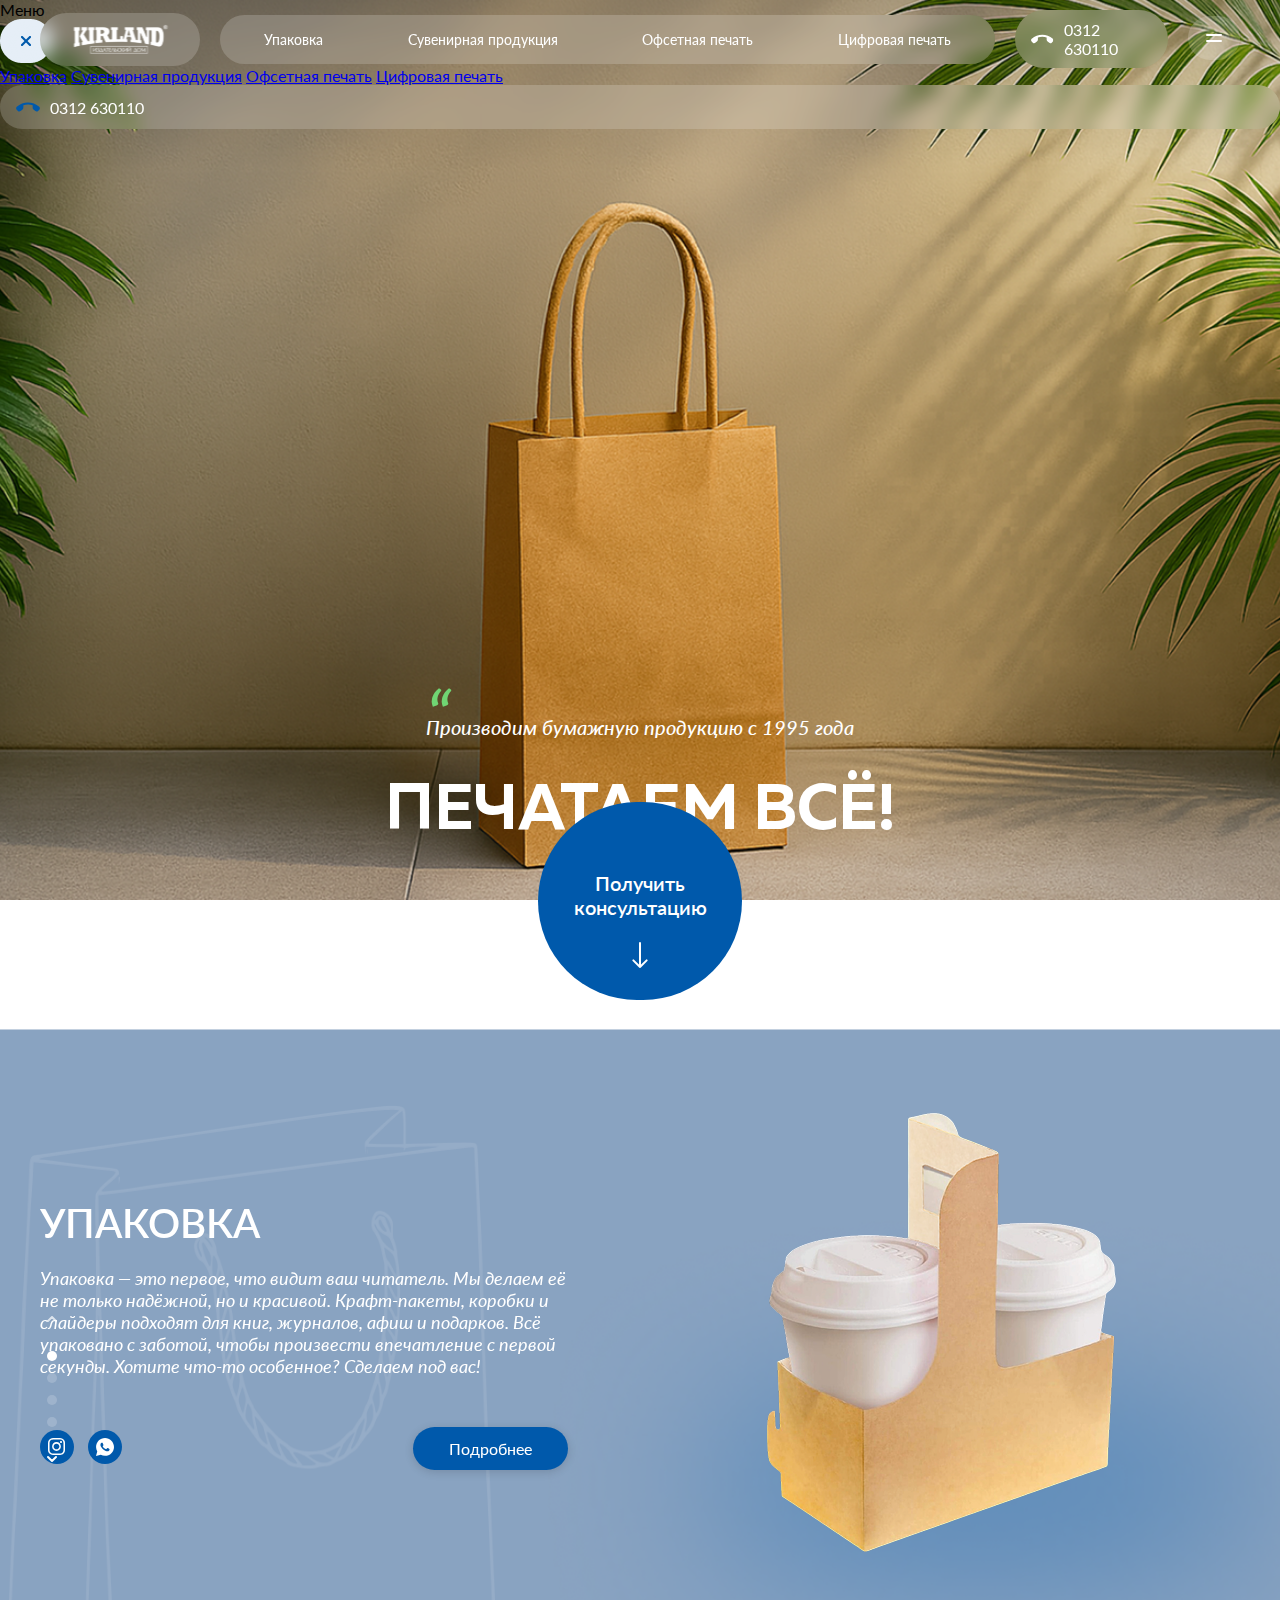
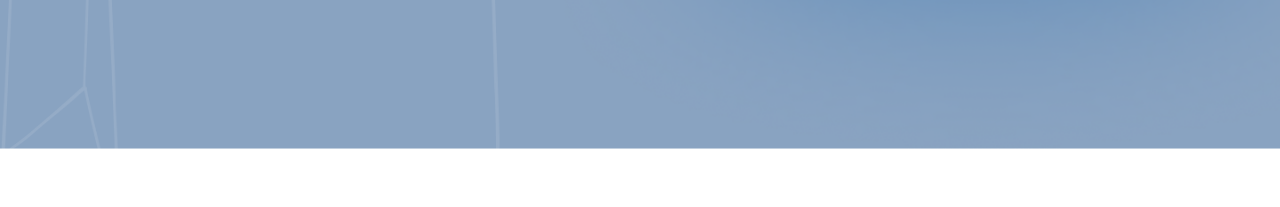
<file: index.html>
<!DOCTYPE html>
<html lang="en">
  <head>
    <meta charset="UTF-8" />
    <meta name="viewport" content="width=device-width, initial-scale=1.0" />
    <link rel="preconnect" href="https://fonts.googleapis.com" />
    <link rel="preconnect" href="https://fonts.gstatic.com" crossorigin />
    <link
      href="https://fonts.googleapis.com/css2?family=Lato:ital,wght@0,100;0,300;0,400;0,700;0,900;1,100;1,300;1,400;1,700;1,900&display=swap"
      rel="stylesheet"
    />
    <link rel="icon" type="image/x-icon" href="./assets/img/favicon/favicon.ico" />
    <link rel="stylesheet" href="https://cdn.jsdelivr.net/npm/swiper@11/swiper-bundle.min.css" />
    <link rel="stylesheet" href="./assets/styles/main.css" />
    <title>Kirland</title>
  </head>
  <body>
    <header class="header">
      <nav class="nav container">
        <a href="" class="nav_logo">
          <img src="./assets/img/logo.svg" alt="" />
        </a>
        <div class="nav_links">
          <a href="./package.html" class="nav_link">Упаковка</a>
          <a href="./souvenir.html" class="nav_link">Сувенирная продукция</a>
          <a href="./offset.html" class="nav_link">Офсетная печать</a>
          <a href="./seal.html" class="nav_link">Цифровая печать</a>
        </div>
        <a href="" class="nav_right">
          <svg width="24" height="24" viewBox="0 0 24 24" fill="none" xmlns="http://www.w3.org/2000/svg">
            <mask
              id="mask0_277_331"
              style="mask-type: alpha"
              maskUnits="userSpaceOnUse"
              x="0"
              y="7"
              width="24"
              height="10"
            >
              <path
                d="M4.57998 16.0304L6.57998 14.4404C7.05998 14.0604 7.33998 13.4804 7.33998 12.8704V10.2704C10.36 9.2904 13.63 9.2804 16.66 10.2704V12.8804C16.66 13.4904 16.94 14.0704 17.42 14.4504L19.41 16.0304C20.21 16.6604 21.35 16.6004 22.07 15.8804L23.29 14.6604C24.09 13.8604 24.09 12.5304 23.24 11.7804C16.83 6.1204 7.16998 6.1204 0.759981 11.7804C-0.0900191 12.5304 -0.0900191 13.8604 0.709981 14.6604L1.92998 15.8804C2.63998 16.6004 3.77998 16.6604 4.57998 16.0304Z"
                fill="black"
              />
            </mask>
            <g mask="url(#mask0_277_331)">
              <rect width="24" height="24" fill="currentColor" />
            </g>
          </svg>
          <p>0312 630110</p>
        </a>
        <div class="nav_burger">
          <img src="./assets/img/burger_menu_main.svg" alt="" />
        </div>
      </nav>
    </header>

    <div class="overlay"></div>

    <div class="burger_menu">
      <div class="burger_menu_top">
        <p>Меню</p>
        <img src="./assets/img/burger_menu_close.png" class="burger_close" alt="" />
      </div>
      <div class="burger_menu_links">
        <a href="./package.html" class="burger_link">Упаковка</a>
        <a href="./souvenir.html" class="burger_link">Сувенирная продукция</a>
        <a href="./offset.html" class="burger_link">Офсетная печать</a>
        <a href="./seal.html" class="burger_link">Цифровая печать</a>
      </div>
      <div class="burger_menu_bottom">
        <a href="" class="nav_right mobile">
          <svg width="24" height="24" viewBox="0 0 24 24" fill="none" xmlns="http://www.w3.org/2000/svg">
            <mask
              id="mask0_282_6572"
              style="mask-type: alpha"
              maskUnits="userSpaceOnUse"
              x="0"
              y="7"
              width="24"
              height="10"
            >
              <path
                d="M4.5801 16.0302L6.5801 14.4402C7.0601 14.0602 7.3401 13.4802 7.3401 12.8702V10.2702C10.3601 9.29016 13.6301 9.28016 16.6601 10.2702V12.8802C16.6601 13.4902 16.9401 14.0702 17.4201 14.4502L19.4101 16.0302C20.2101 16.6602 21.3501 16.6002 22.0701 15.8802L23.2901 14.6602C24.0901 13.8602 24.0901 12.5302 23.2401 11.7802C16.8301 6.12016 7.1701 6.12016 0.760103 11.7802C-0.089897 12.5302 -0.089897 13.8602 0.710103 14.6602L1.9301 15.8802C2.6401 16.6002 3.7801 16.6602 4.5801 16.0302Z"
                fill="black"
              />
            </mask>
            <g mask="url(#mask0_282_6572)">
              <rect width="24" height="24" fill="#0059AB" />
            </g>
          </svg>
          <p>0312 630110</p>
        </a>
      </div>
    </div>

    <main class="main">
      <section class="header_content">
        <img src="./assets/img/header_bg.png" class="header_content_bg" alt="" />
        <div class="header_content_block">
          <div class="header_content_block_top">
            <p>“</p>
            <p>Производим бумажную продукцию с 1995 года</p>
          </div>
          <h2>Печатаем всё!</h2>
        </div>
        <div class="header_content_btn">
          <p>
            Получить <br />
            консультацию
          </p>
          <img src="./assets/img/arrow_down.svg" alt="" />
        </div>
      </section>

      <section class="main_content">
        <div class="swiper main_content_swiper">
          <div class="swiper-wrapper">
            <div class="swiper-slide main_content_slide">
              <img src="./assets/img/main_content_1.png" class="main_content_bg" alt="" />
              <div class="main_content_item container">
                <div class="main_content_item_left">
                  <p class="main_content_item_left_title">Упаковка</p>
                  <p class="main_content_item_left_text">
                    Упаковка — это первое, что видит ваш читатель. Мы делаем её не только надёжной, но и красивой.
                    Крафт-пакеты, коробки и слайдеры подходят для книг, журналов, афиш и подарков. Всё упаковано с
                    заботой, чтобы произвести впечатление с первой секунды. Хотите что-то особенное? Сделаем под вас!
                  </p>
                  <div class="main_content_item_left_bottom">
                    <div class="main_content_item_left_socials">
                      <a href="" class="main_content_item_left_social">
                        <img src="./assets/img/insta.svg" alt="" />
                      </a>
                      <a href="" class="main_content_item_left_social">
                        <img src="./assets/img/whatsapp.svg" alt="" />
                      </a>
                    </div>
                    <div class="btn">Подробнее</div>
                  </div>
                </div>
                <img src="./assets/img/content_swiper_1.png" class="main_content_right_img" alt="" />
              </div>
            </div>
            <div class="swiper-slide main_content_slide">
              <img src="./assets/img/main_content_2.png" class="main_content_bg" alt="" />
              <div class="main_content_item container">
                <div class="main_content_item_left">
                  <p class="main_content_item_left_title">Офсетная печать (большие тиражи)</p>
                  <p class="main_content_item_left_text">
                    Офсетная печать — лучший выбор для больших тиражей. Чёткие цвета, высокая скорость и выгодная цена
                    при крупных заказах. Идеально подходит для книг, газет, каталогов и листовок. Ваши издания будут
                    выглядеть профессионально — от первого до последнего экземпляра.
                  </p>
                  <div class="main_content_item_left_bottom">
                    <div class="main_content_item_left_socials">
                      <a href="" class="main_content_item_left_social">
                        <img src="./assets/img/insta.svg" alt="" />
                      </a>
                      <a href="" class="main_content_item_left_social">
                        <img src="./assets/img/whatsapp.svg" alt="" />
                      </a>
                    </div>
                    <div class="btn">Подробнее</div>
                  </div>
                </div>
                <img src="./assets/img/content_swiper_2.png" class="main_content_right_img" alt="" />
              </div>
            </div>
            <div class="swiper-slide main_content_slide">
              <img src="./assets/img/main_content_3.png" class="main_content_bg" alt="" />
              <div class="main_content_item container">
                <div class="main_content_item_left">
                  <p class="main_content_item_left_title">Сувенирная продукция</p>
                  <p class="main_content_item_left_text">
                    Сувенирная продукция — это то, что остаётся с человеком надолго. Мы помогаем сделать её особенной:
                    кружки, блокноты, календари, пакеты и многое другое с вашим логотипом или дизайном. Подходит для
                    подарков, мероприятий и просто приятных мелочей. Ярко, качественно и с душой.
                  </p>
                  <div class="main_content_item_left_bottom">
                    <div class="main_content_item_left_socials">
                      <a href="" class="main_content_item_left_social">
                        <img src="./assets/img/insta.svg" alt="" />
                      </a>
                      <a href="" class="main_content_item_left_social">
                        <img src="./assets/img/whatsapp.svg" alt="" />
                      </a>
                    </div>
                    <div class="btn">Подробнее</div>
                  </div>
                </div>
                <img src="./assets/img/content_swiper_3.png" class="main_content_right_img" alt="" />
              </div>
            </div>
            <div class="swiper-slide main_content_slide">
              <img src="./assets/img/main_content_4.png" class="main_content_bg" alt="" />
              <div class="main_content_item container">
                <div class="main_content_item_left">
                  <p class="main_content_item_left_title">Цифровая печать</p>
                  <p class="main_content_item_left_text">
                    Цифровая печать — идеальна для небольших тиражей и срочных заказов. Быстро, чётко и без лишних
                    затрат. Подходит для визиток, буклетов, листовок и персонализированных материалов. Печатаем даже
                    один экземпляр — чтобы вы могли протестировать идею или сделать что-то уникальное.
                  </p>
                  <div class="main_content_item_left_bottom">
                    <div class="main_content_item_left_socials">
                      <a href="" class="main_content_item_left_social">
                        <img src="./assets/img/insta.svg" alt="" />
                      </a>
                      <a href="" class="main_content_item_left_social">
                        <img src="./assets/img/whatsapp.svg" alt="" />
                      </a>
                    </div>
                    <div class="btn">Подробнее</div>
                  </div>
                </div>
                <img src="./assets/img/content_swiper_4.png" class="main_content_right_img" alt="" />
              </div>
            </div>
          </div>
          <div class="swiper-left-nav">
            <svg
              class="swiper-content-next"
              width="24"
              height="24"
              viewBox="0 0 24 24"
              fill="none"
              xmlns="http://www.w3.org/2000/svg"
            >
              <path
                d="M8 14L12 10L16 14"
                stroke="white"
                stroke-width="2"
                stroke-linecap="round"
                stroke-linejoin="round"
              />
            </svg>
            <div class="swiper-pagination"></div>
            <svg
              class="swiper-content-prev"
              width="24"
              height="24"
              viewBox="0 0 24 24"
              fill="none"
              xmlns="http://www.w3.org/2000/svg"
            >
              <path
                d="M8 10L12 14L16 10"
                stroke="white"
                stroke-width="2"
                stroke-linecap="round"
                stroke-linejoin="round"
              />
            </svg>
          </div>
        </div>

        <footer class="footer_main">
          <nav class="nav container">
            <a href="./index.html" class="nav_logo">
              <img src="./assets/img/logo.svg" alt="" />
            </a>
            <div class="nav_links">
              <a href="./package.html" class="nav_link">Упаковка</a>
              <a href="./souvenir.html" class="nav_link">Сувенирная продукция</a>
              <a href="./offset.html" class="nav_link">Офсетная печать</a>
              <a href="./seal.html" class="nav_link">Цифровая печать</a>
            </div>
            <a href="" class="nav_right">
              <svg width="24" height="24" viewBox="0 0 24 24" fill="none" xmlns="http://www.w3.org/2000/svg">
                <mask
                  id="mask0_277_331"
                  style="mask-type: alpha"
                  maskUnits="userSpaceOnUse"
                  x="0"
                  y="7"
                  width="24"
                  height="10"
                >
                  <path
                    d="M4.57998 16.0304L6.57998 14.4404C7.05998 14.0604 7.33998 13.4804 7.33998 12.8704V10.2704C10.36 9.2904 13.63 9.2804 16.66 10.2704V12.8804C16.66 13.4904 16.94 14.0704 17.42 14.4504L19.41 16.0304C20.21 16.6604 21.35 16.6004 22.07 15.8804L23.29 14.6604C24.09 13.8604 24.09 12.5304 23.24 11.7804C16.83 6.1204 7.16998 6.1204 0.759981 11.7804C-0.0900191 12.5304 -0.0900191 13.8604 0.709981 14.6604L1.92998 15.8804C2.63998 16.6004 3.77998 16.6604 4.57998 16.0304Z"
                    fill="black"
                  />
                </mask>
                <g mask="url(#mask0_277_331)">
                  <rect width="24" height="24" fill="currentColor" />
                </g>
              </svg>
              <p>0312 630110</p>
            </a>
            <div class="nav_burger">
              <img src="./assets/img/burger_menu_main.svg" alt="" />
            </div>
          </nav>
        </footer>
      </section>
    </main>

    <script src="https://cdn.jsdelivr.net/npm/swiper@11/swiper-bundle.min.js"></script>
    <script src="./assets/js/jquery-3.7.1.min.js"></script>
    <script src="./assets/js/main.js"></script>
    <script>
      let swiper = new Swiper(".main_content_swiper", {
        pagination: {
          el: ".swiper-pagination",
        },
        direction: "vertical",
        autoplay: true,
        effect: "fade",
        navigation: {
          nextEl: ".swiper-content-prev",
          prevEl: ".swiper-content-next",
        },
      });
    </script>
  </body>
</html>
</file>
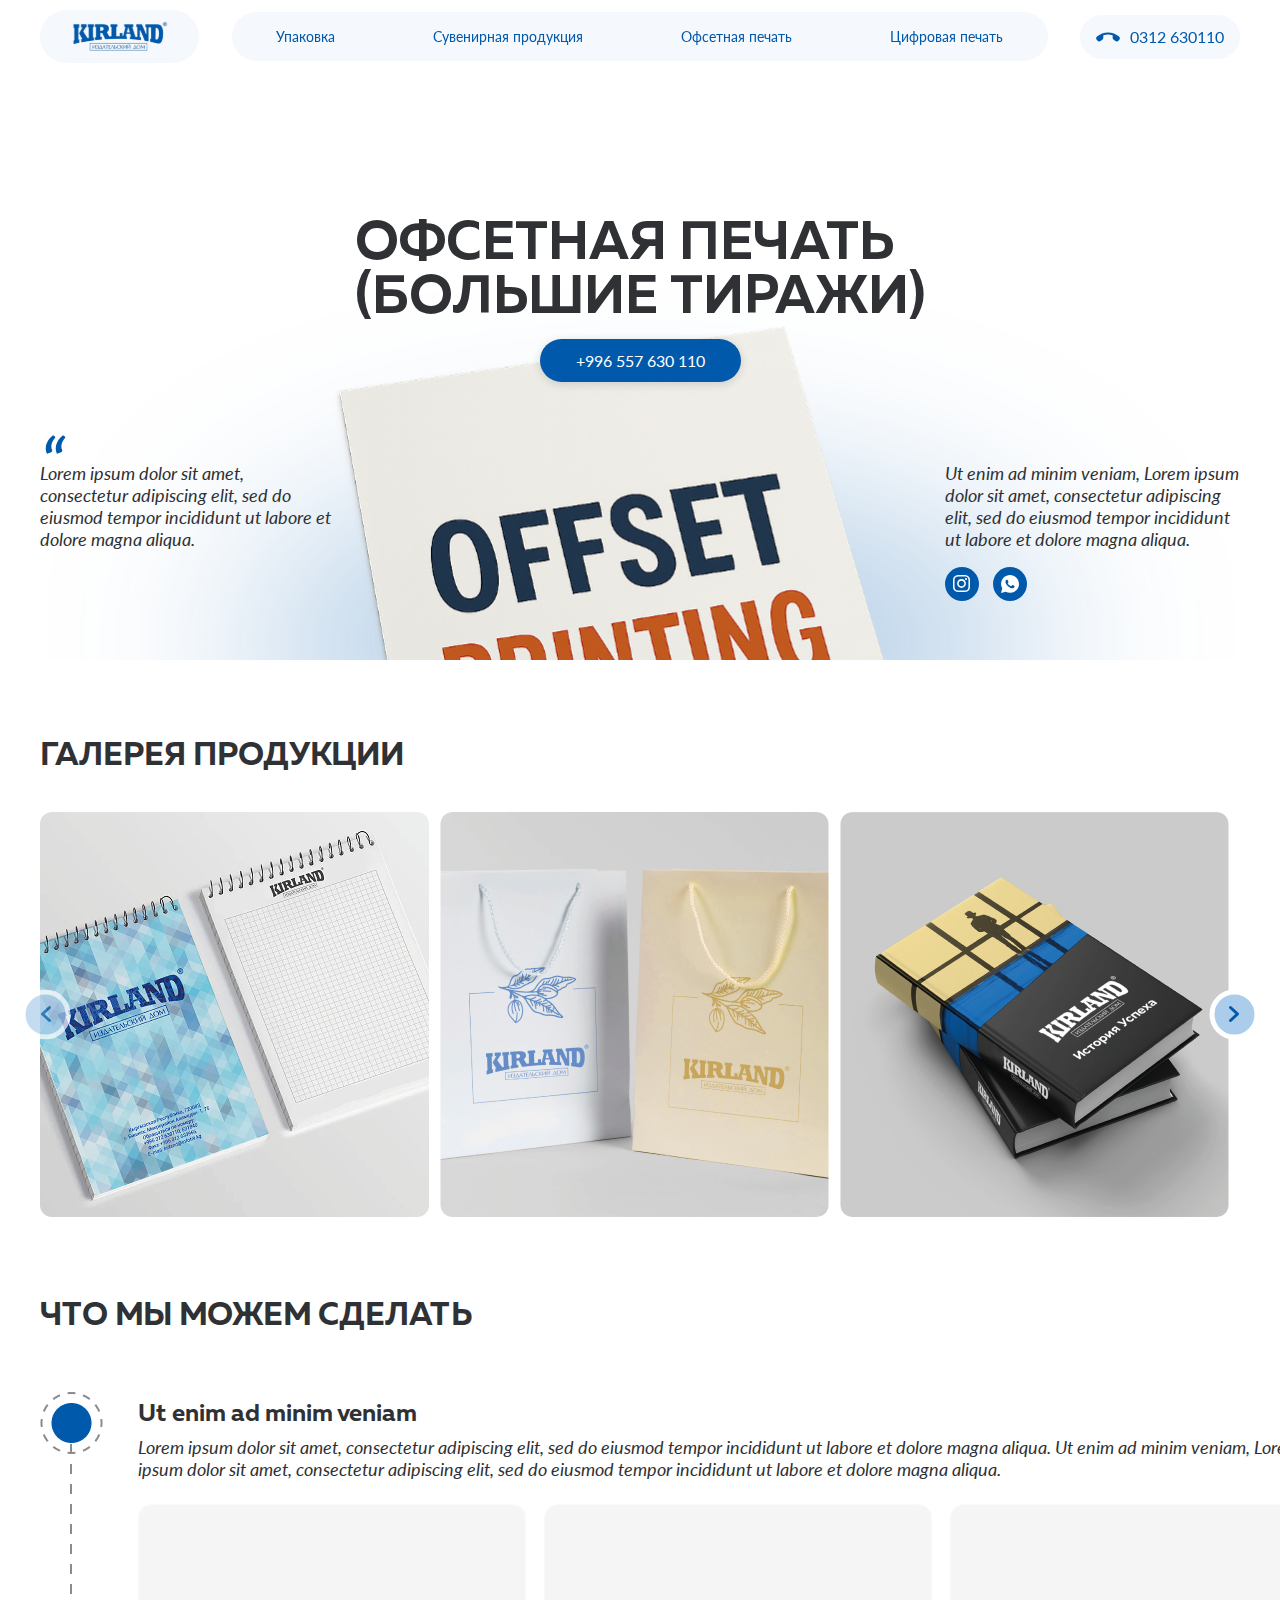
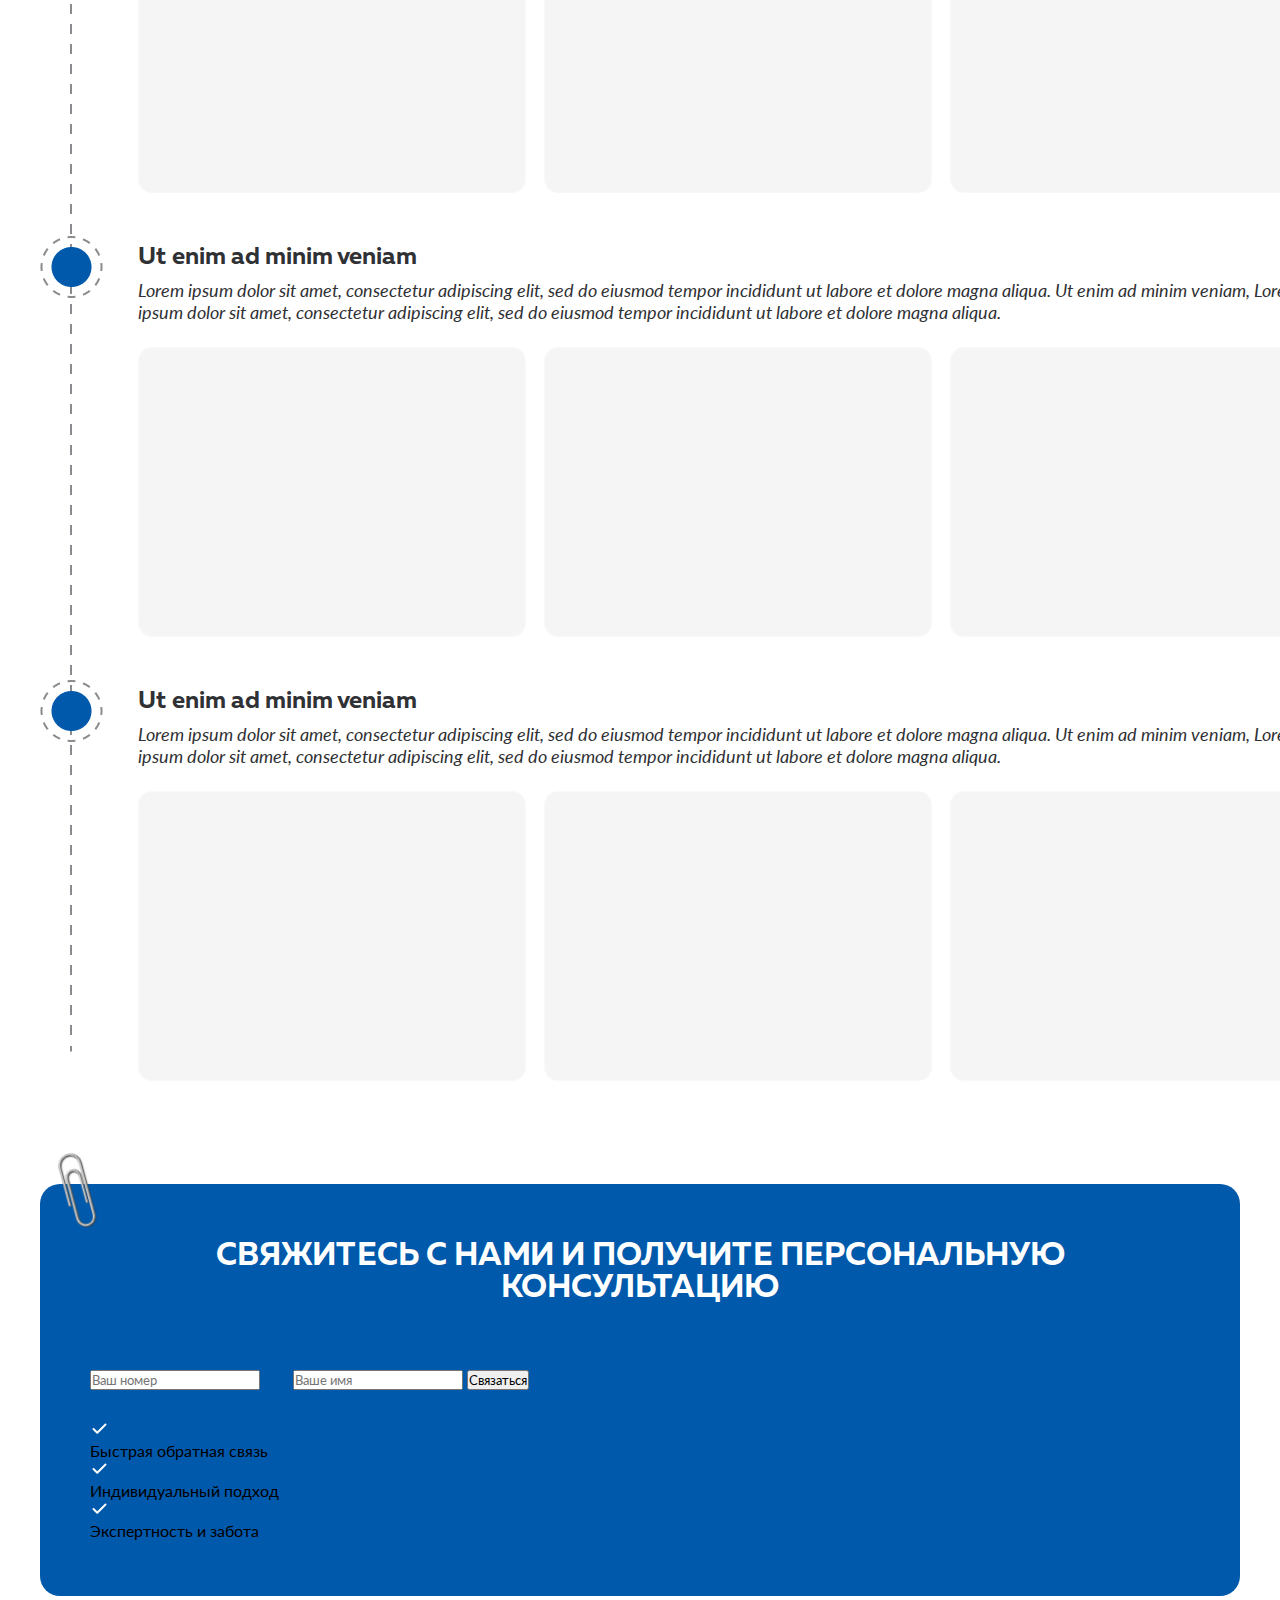
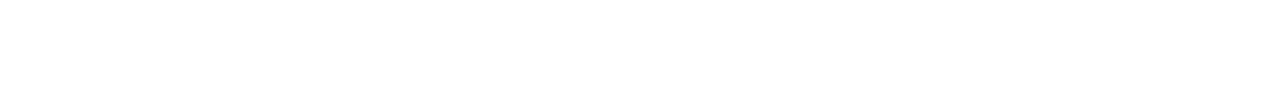
<file: offset.html>
<!DOCTYPE html>
<html lang="en">
  <head>
    <meta charset="UTF-8" />
    <meta name="viewport" content="width=device-width, initial-scale=1.0" />
    <link rel="preconnect" href="https://fonts.googleapis.com" />
    <link rel="preconnect" href="https://fonts.gstatic.com" crossorigin />
    <link
      href="https://fonts.googleapis.com/css2?family=Lato:ital,wght@0,100;0,300;0,400;0,700;0,900;1,100;1,300;1,400;1,700;1,900&display=swap"
      rel="stylesheet"
    />
    <link rel="icon" type="image/x-icon" href="./assets/img/favicon/favicon.ico" />
    <link rel="stylesheet" href="https://cdn.jsdelivr.net/npm/swiper@11/swiper-bundle.min.css" />
    <link rel="stylesheet" href="./assets/styles/main.css" />
    <title>Kirland</title>
  </head>
  <body>
    <header class="header">
      <nav class="nav container">
        <a href="" class="nav_logo main">
          <img src="./assets/img/logo_blue.svg" alt="" />
        </a>
        <div class="nav_links main">
          <a href="" class="nav_link main">Упаковка</a>
          <a href="" class="nav_link main">Сувенирная продукция</a>
          <a href="" class="nav_link main">Офсетная печать</a>
          <a href="" class="nav_link main">Цифровая печать</a>
        </div>
        <a href="" class="nav_right main">
          <svg width="24" height="24" viewBox="0 0 24 24" fill="none" xmlns="http://www.w3.org/2000/svg">
            <mask id="mask0_277_331" style="mask-type: alpha" maskUnits="userSpaceOnUse" x="0" y="7" width="24" height="10">
              <path
                d="M4.57998 16.0304L6.57998 14.4404C7.05998 14.0604 7.33998 13.4804 7.33998 12.8704V10.2704C10.36 9.2904 13.63 9.2804 16.66 10.2704V12.8804C16.66 13.4904 16.94 14.0704 17.42 14.4504L19.41 16.0304C20.21 16.6604 21.35 16.6004 22.07 15.8804L23.29 14.6604C24.09 13.8604 24.09 12.5304 23.24 11.7804C16.83 6.1204 7.16998 6.1204 0.759981 11.7804C-0.0900191 12.5304 -0.0900191 13.8604 0.709981 14.6604L1.92998 15.8804C2.63998 16.6004 3.77998 16.6604 4.57998 16.0304Z"
                fill="black"
              />
            </mask>
            <g mask="url(#mask0_277_331)">
              <rect width="24" height="24" fill="currentColor" />
            </g>
          </svg>
          <p>0312 630110</p>
        </a>
      </nav>
    </header>

    <main class="main">
      <section class="offset_banner">
        <img src="./assets/img/offset_header_bg.svg" class="offset_bg" alt="" />
        <div class="offset_banner_content container">
          <div class="offset_banner_top">
            <h2 class="offset_banner_title">
              Офсетная печать <br />
              (Большие тиражи)
            </h2>
            <a href="" class="btn"> +996 557 630 110 </a>
          </div>
          <div class="offset_banner_bottom">
            <div class="offset_banner_item">
              <p class="offset_banner_item_subtitle">“</p>
              <p class="offset_banner_item_text">
                Lorem ipsum dolor sit amet, consectetur adipiscing elit, sed do eiusmod tempor incididunt ut labore et dolore magna aliqua.
              </p>
            </div>
            <div class="offset_banner_item">
              <p class="offset_banner_item_text">
                Ut enim ad minim veniam, Lorem ipsum dolor sit amet, consectetur adipiscing elit, sed do eiusmod tempor incididunt ut labore
                et dolore magna aliqua.
              </p>
              <div class="main_content_item_left_socials">
                <a href="" class="main_content_item_left_social">
                  <img src="./assets/img/insta.svg" alt="" />
                </a>
                <a href="" class="main_content_item_left_social">
                  <img src="./assets/img/whatsapp.svg" alt="" />
                </a>
              </div>
            </div>
          </div>
        </div>
      </section>

      <section class="offset_gallery">
        <div class="offset_gallery_content container">
          <h2 class="title">Галерея продукции</h2>
          <div class="offset_gallery_swiper_wrapper">
            <div class="swiper offset_gallery_swiper">
              <div class="swiper-wrapper">
                <div class="swiper-slide"><img src="./assets/img/offset_gallery_1.png" class="offset_gallery_img" alt="" /></div>
                <div class="swiper-slide"><img src="./assets/img/offset_gallery_2.png" class="offset_gallery_img" alt="" /></div>
                <div class="swiper-slide"><img src="./assets/img/offset_gallery_3.png" class="offset_gallery_img" alt="" /></div>
                <div class="swiper-slide"><img src="./assets/img/offset_gallery_1.png" class="offset_gallery_img" alt="" /></div>
                <div class="swiper-slide"><img src="./assets/img/offset_gallery_2.png" class="offset_gallery_img" alt="" /></div>
              </div>
            </div>
            <div class="offset_gallery_next">
              <svg width="51" height="50" viewBox="0 0 51 50" fill="none" xmlns="http://www.w3.org/2000/svg">
                <circle cx="25.5" cy="25" r="22.5" fill="#ABCCEA" stroke="white" stroke-width="5" />
                <path d="M29.5 31L22.5 24.5L29.5 18" stroke="#0059AB" stroke-width="3" stroke-linecap="round" stroke-linejoin="round" />
              </svg>
            </div>
            <div class="offset_gallery_prev">
              <svg width="51" height="50" viewBox="0 0 51 50" fill="none" xmlns="http://www.w3.org/2000/svg">
                <circle cx="25" cy="25" r="22.5" transform="matrix(-1 0 0 1 50.5 0)" fill="#ABCCEA" stroke="white" stroke-width="5" />
                <path d="M21.5 31L28.5 24.5L21.5 18" stroke="#0059AB" stroke-width="3" stroke-linecap="round" stroke-linejoin="round" />
              </svg>
            </div>
          </div>
        </div>
      </section>

      <section class="offset_actions">
        <div class="container">
          <h2 class="title">Что мы можем сделать</h2>
          <div class="offset_actions_content">
            <div class="offset_actions_items">
              <div class="offset_actions_wrapper">
                <div class="offset_actions_item_left">
                  <img src="./assets/img/offset_actions_item_img.png" alt="" />
                </div>
                <div class="offset_actions_item">
                  <h2>Ut enim ad minim veniam</h2>
                  <p>
                    Lorem ipsum dolor sit amet, consectetur adipiscing elit, sed do eiusmod tempor incididunt ut labore et dolore magna
                    aliqua. Ut enim ad minim veniam, Lorem ipsum dolor sit amet, consectetur adipiscing elit, sed do eiusmod tempor
                    incididunt ut labore et dolore magna aliqua.
                  </p>
                  <div class="swiper offset_actions_swiper">
                    <div class="swiper-wrapper">
                      <div class="swiper-slide">
                        <img src="./assets/img/lorem.png" alt="" />
                      </div>
                      <div class="swiper-slide">
                        <img src="./assets/img/lorem.png" alt="" />
                      </div>
                      <div class="swiper-slide">
                        <img src="./assets/img/lorem.png" alt="" />
                      </div>
                    </div>
                  </div>
                </div>
              </div>

              <div class="offset_actions_wrapper">
                <div class="offset_actions_item_left">
                  <img src="./assets/img/offset_actions_item_img.png" alt="" />
                </div>
                <div class="offset_actions_item">
                  <h2>Ut enim ad minim veniam</h2>
                  <p>
                    Lorem ipsum dolor sit amet, consectetur adipiscing elit, sed do eiusmod tempor incididunt ut labore et dolore magna
                    aliqua. Ut enim ad minim veniam, Lorem ipsum dolor sit amet, consectetur adipiscing elit, sed do eiusmod tempor
                    incididunt ut labore et dolore magna aliqua.
                  </p>
                  <div class="swiper offset_actions_swiper">
                    <div class="swiper-wrapper">
                      <div class="swiper-slide">
                        <img src="./assets/img/lorem.png" alt="" />
                      </div>
                      <div class="swiper-slide">
                        <img src="./assets/img/lorem.png" alt="" />
                      </div>
                      <div class="swiper-slide">
                        <img src="./assets/img/lorem.png" alt="" />
                      </div>
                    </div>
                  </div>
                </div>
              </div>

              <div class="offset_actions_wrapper">
                <div class="offset_actions_item_left">
                  <img src="./assets/img/offset_actions_item_img.png" alt="" />
                </div>
                <div class="offset_actions_item">
                  <h2>Ut enim ad minim veniam</h2>
                  <p>
                    Lorem ipsum dolor sit amet, consectetur adipiscing elit, sed do eiusmod tempor incididunt ut labore et dolore magna
                    aliqua. Ut enim ad minim veniam, Lorem ipsum dolor sit amet, consectetur adipiscing elit, sed do eiusmod tempor
                    incididunt ut labore et dolore magna aliqua.
                  </p>
                  <div class="swiper offset_actions_swiper">
                    <div class="swiper-wrapper">
                      <div class="swiper-slide">
                        <img src="./assets/img/lorem.png" alt="" />
                      </div>
                      <div class="swiper-slide">
                        <img src="./assets/img/lorem.png" alt="" />
                      </div>
                      <div class="swiper-slide">
                        <img src="./assets/img/lorem.png" alt="" />
                      </div>
                    </div>
                  </div>
                </div>
              </div>
            </div>
          </div>
        </div>
      </section>

      <section class="contact">
        <div class="container">
          <div class="contact_content">
            <img src="./assets/img/contact_img.svg" alt="" class="contact_img" />
            <h2 class="contact_title">Свяжитесь с нами и получите персональную консультацию</h2>
            <form action="" class="contact_form">
              <label for="phone" class="contact_label">
                <div class="contact_icon">
                  <svg width="25" height="24" viewBox="0 0 25 24" fill="none" xmlns="http://www.w3.org/2000/svg">
                    <mask id="mask0_315_396" style="mask-type: alpha" maskUnits="userSpaceOnUse" x="0" y="7" width="25" height="10">
                      <path
                        d="M5.07998 16.0302L7.07998 14.4402C7.55998 14.0602 7.83998 13.4802 7.83998 12.8702V10.2702C10.86 9.29016 14.13 9.28016 17.16 10.2702V12.8802C17.16 13.4902 17.44 14.0702 17.92 14.4502L19.91 16.0302C20.71 16.6602 21.85 16.6002 22.57 15.8802L23.79 14.6602C24.59 13.8602 24.59 12.5302 23.74 11.7802C17.33 6.12016 7.66998 6.12016 1.25998 11.7802C0.409981 12.5302 0.409981 13.8602 1.20998 14.6602L2.42998 15.8802C3.13998 16.6002 4.27998 16.6602 5.07998 16.0302Z"
                        fill="black"
                      />
                    </mask>
                    <g mask="url(#mask0_315_396)">
                      <rect x="0.5" width="24" height="24" fill="#0059AB" />
                    </g>
                  </svg>
                </div>
                <input type="number" id="phone" placeholder="Ваш номер" class="contact_input" />
              </label>
              <label for="phone" class="contact_label">
                <svg width="25" height="24" viewBox="0 0 25 24" fill="none" xmlns="http://www.w3.org/2000/svg">
                  <path
                    d="M12.5 15C9.3299 15 6.51077 16.5306 4.71597 18.906C4.32968 19.4172 4.13653 19.6728 4.14285 20.0183C4.14773 20.2852 4.31533 20.6219 4.52534 20.7867C4.79716 21 5.17384 21 5.9272 21H19.0727C19.8261 21 20.2028 21 20.4746 20.7867C20.6846 20.6219 20.8522 20.2852 20.8571 20.0183C20.8634 19.6728 20.6703 19.4172 20.284 18.906C18.4892 16.5306 15.67 15 12.5 15Z"
                    fill="#0059AB"
                  />
                  <path
                    d="M12.5 12C14.9853 12 17 9.98528 17 7.5C17 5.01472 14.9853 3 12.5 3C10.0147 3 7.99997 5.01472 7.99997 7.5C7.99997 9.98528 10.0147 12 12.5 12Z"
                    fill="#0059AB"
                  />
                </svg>
                <input type="number" placeholder="Ваше имя" class="contact_input" />
              </label>
              <button class="contact_btn">Связаться</button>
            </form>
            <div class="contact_bottom">
              <div class="contact_item">
                <img src="./assets/img/contact_check.svg" alt="" />
                <p>Быстрая обратная связь</p>
              </div>
              <div class="contact_item">
                <img src="./assets/img/contact_check.svg" alt="" />
                <p>Индивидуальный подход</p>
              </div>
              <div class="contact_item">
                <img src="./assets/img/contact_check.svg" alt="" />
                <p>Экспертность и забота</p>
              </div>
            </div>
          </div>
        </div>
      </section>
    </main>

    <script src="https://cdn.jsdelivr.net/npm/swiper@11/swiper-bundle.min.js"></script>
    <script>
      let swiper = new Swiper(".offset_gallery_swiper", {
        slidesPerView: 3,
        pagination: {
          el: ".swiper-pagination",
        },
        navigation: {
          nextEl: ".offset_gallery_prev",
          prevEl: ".offset_gallery_next",
        },
        speed: 600,
      });

      let swiper2 = new Swiper(".offset_actions_swiper", {
        slidesPerView: 3,
        spaceBetween: 18,
        pagination: {
          el: ".swiper-pagination",
        },
        speed: 600,
      });
    </script>
  </body>
</html>
</file>
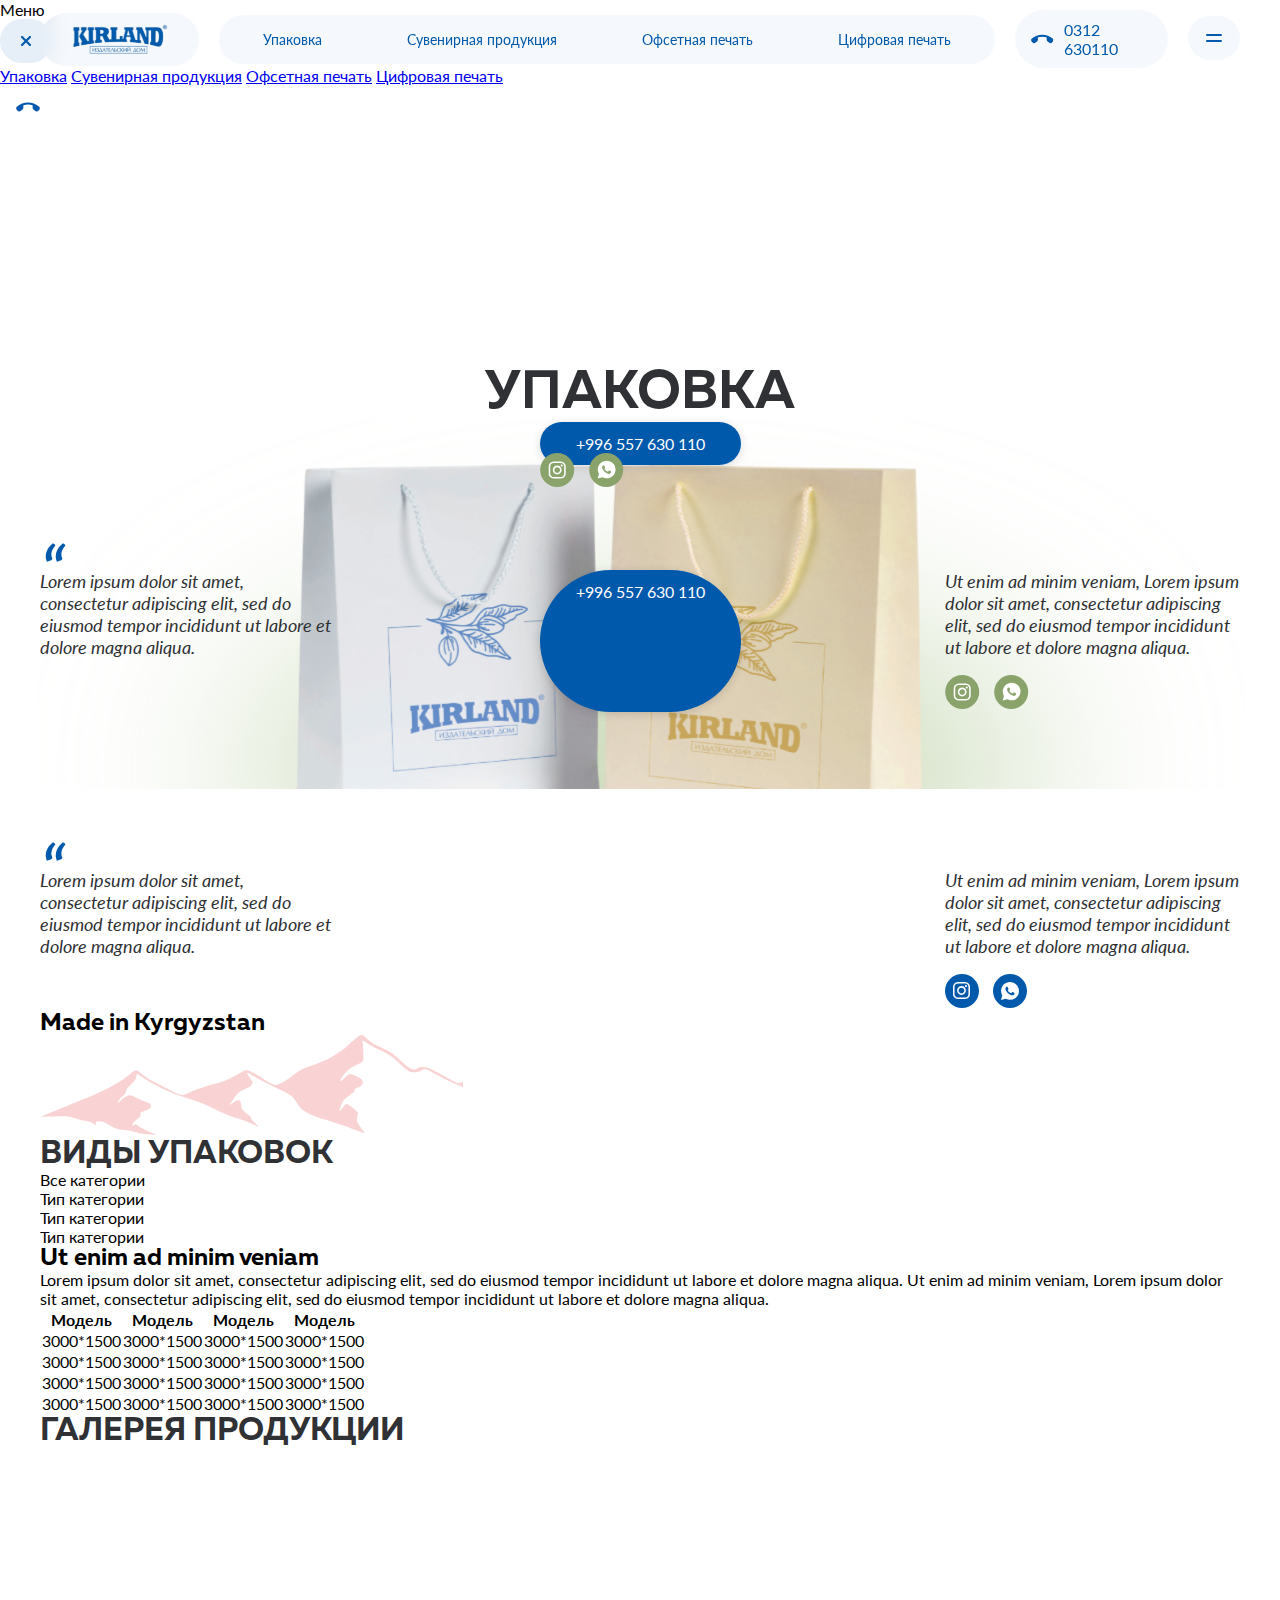
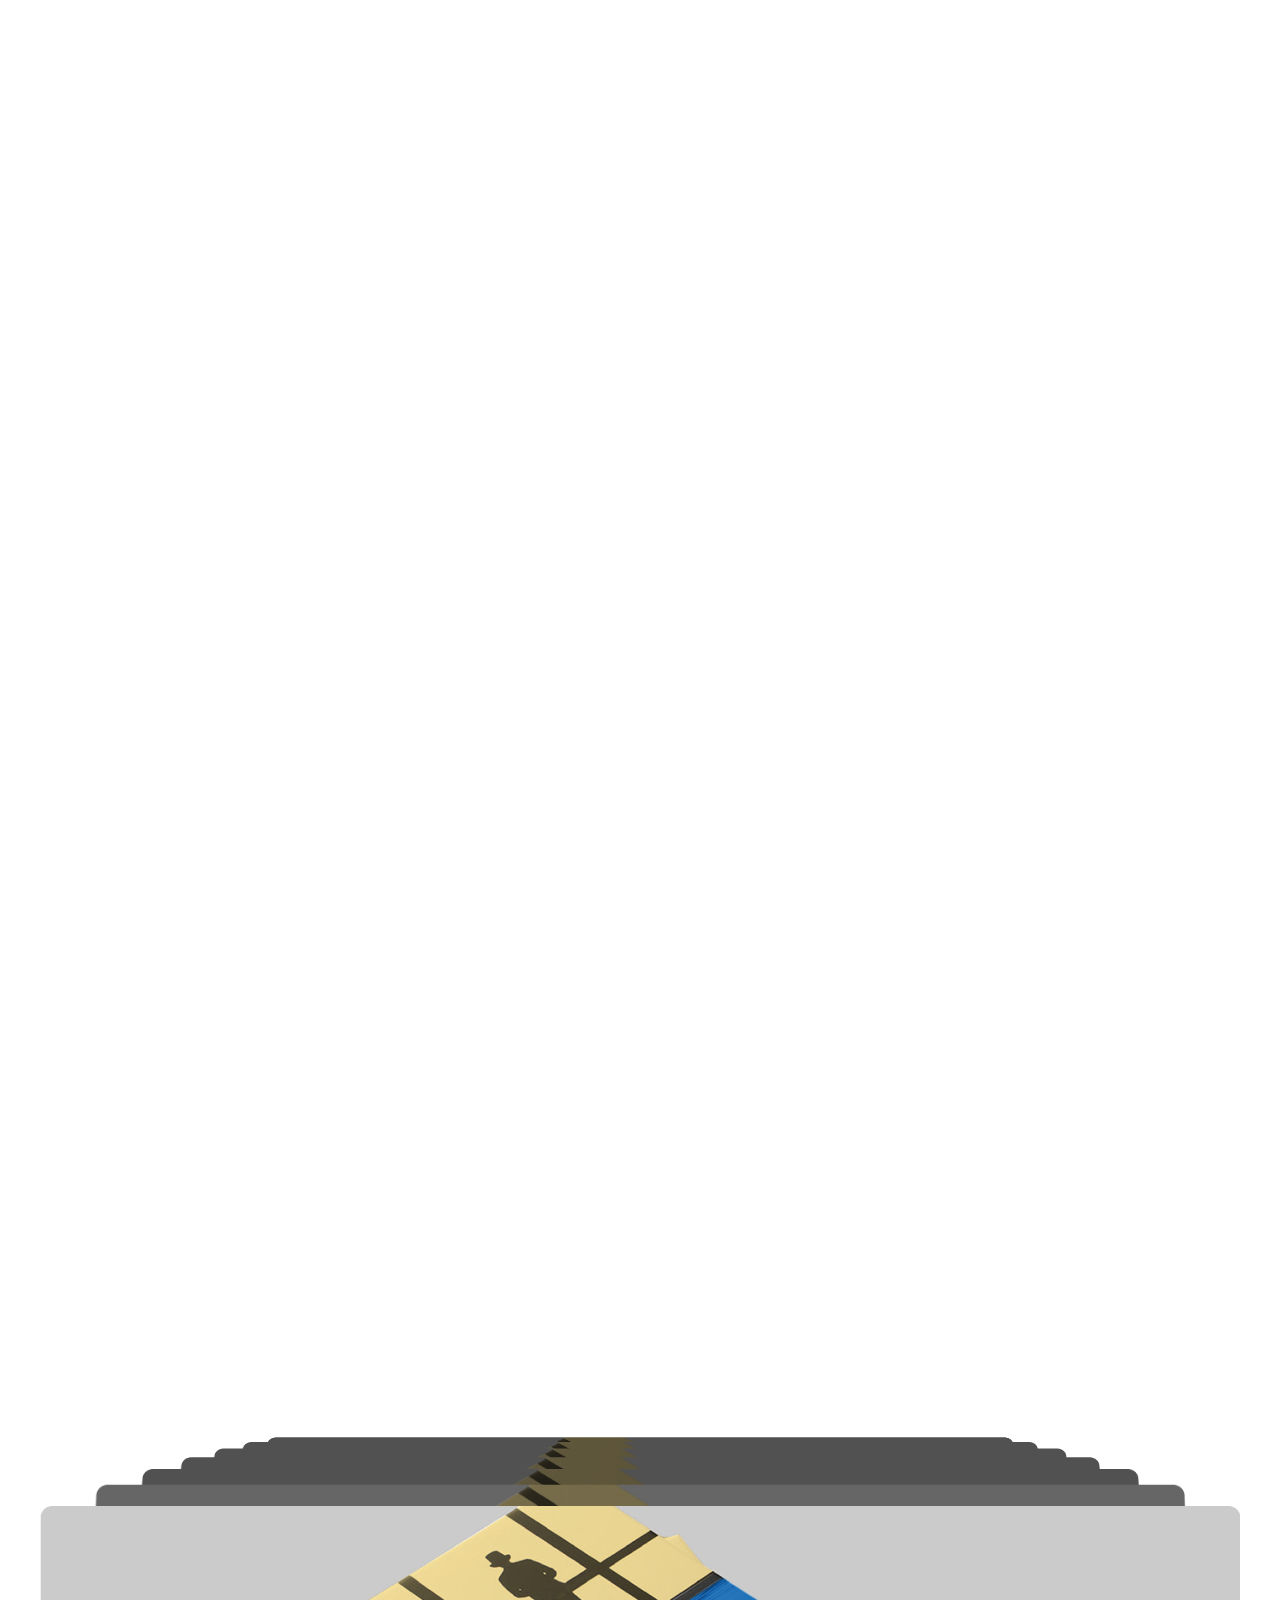
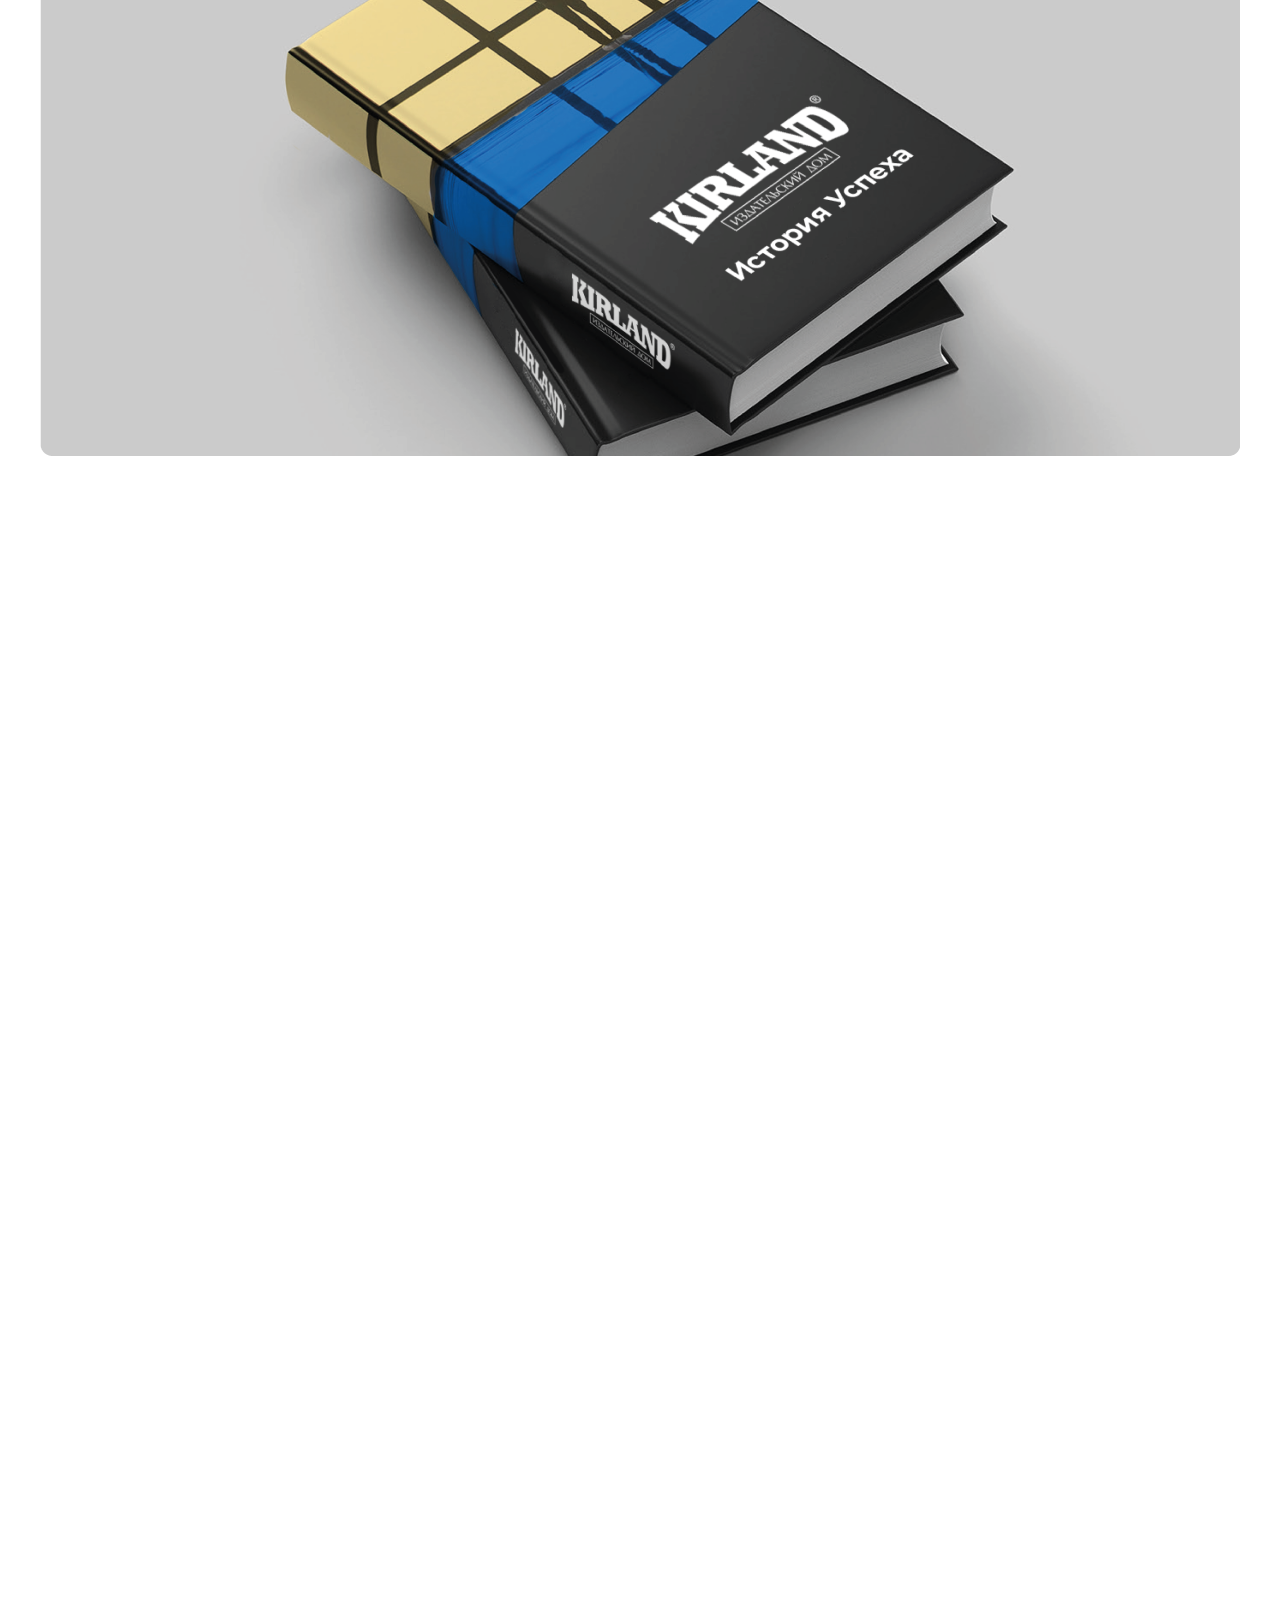
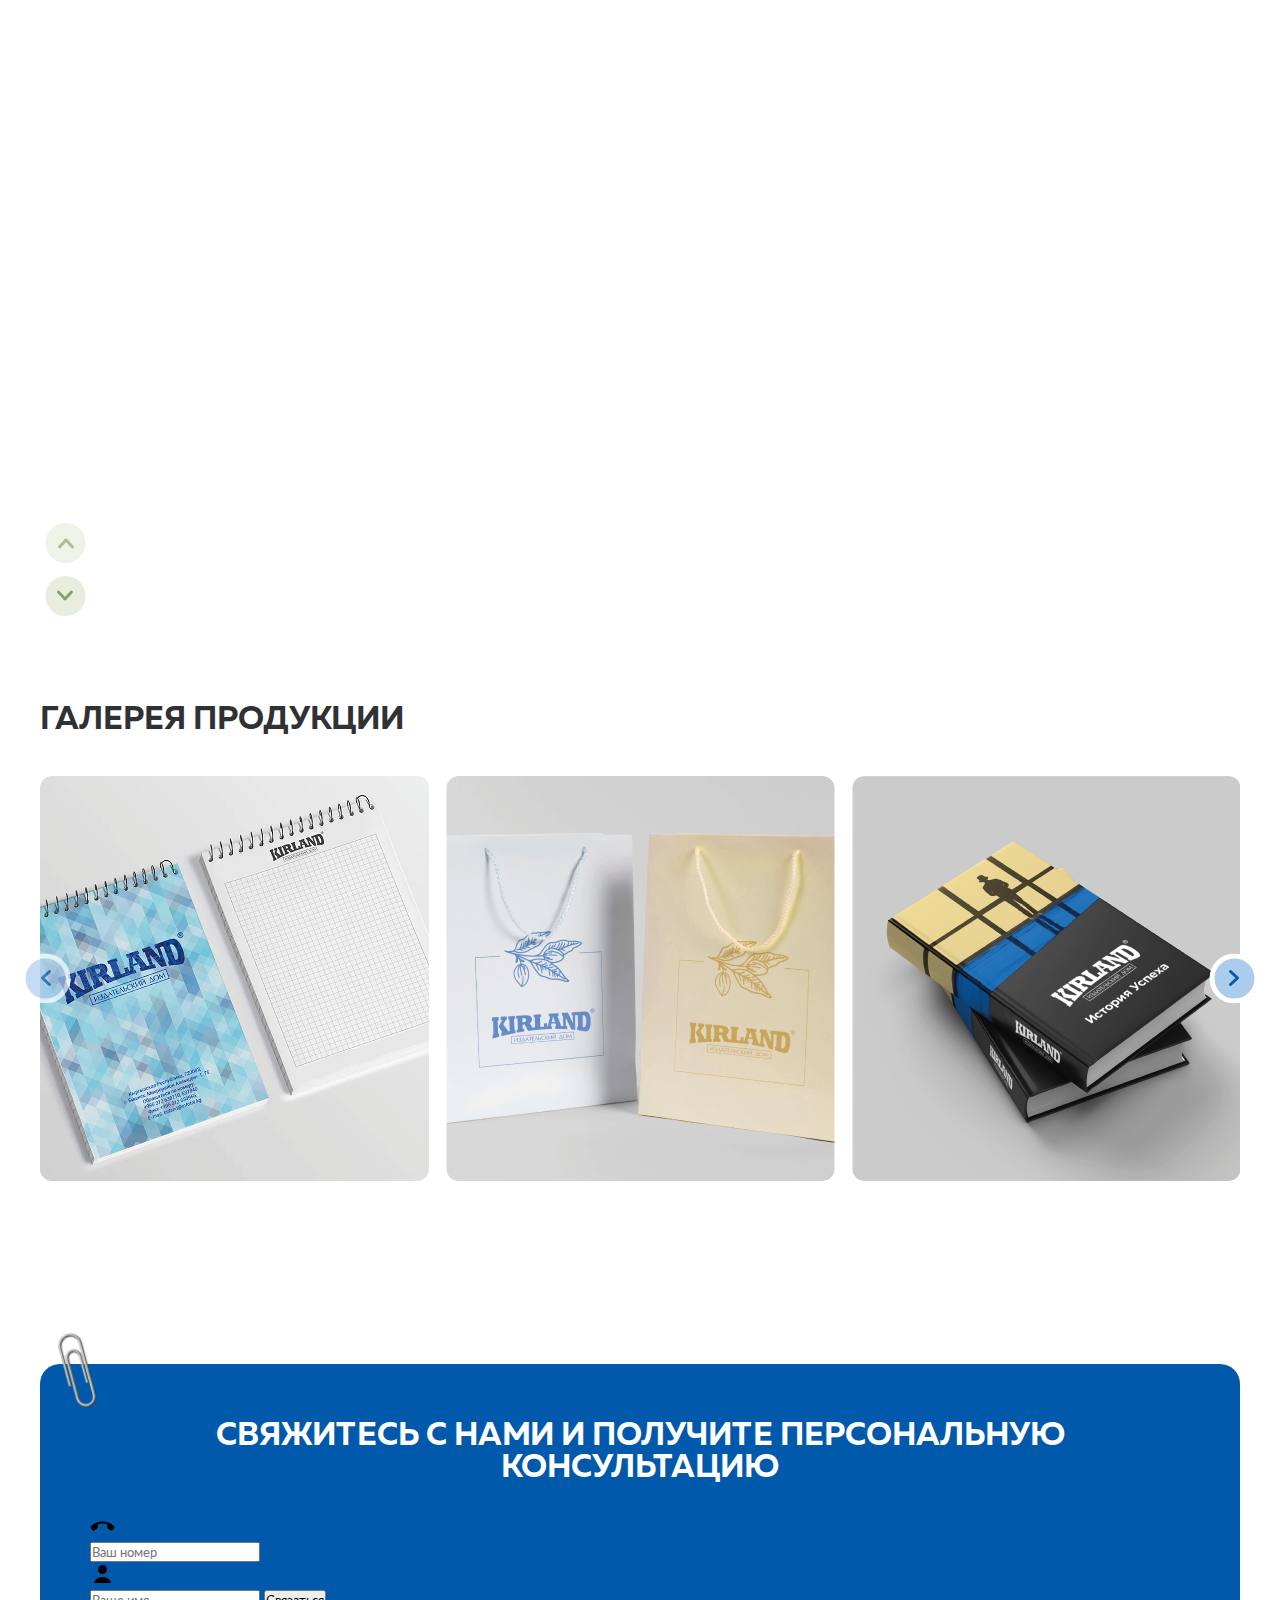
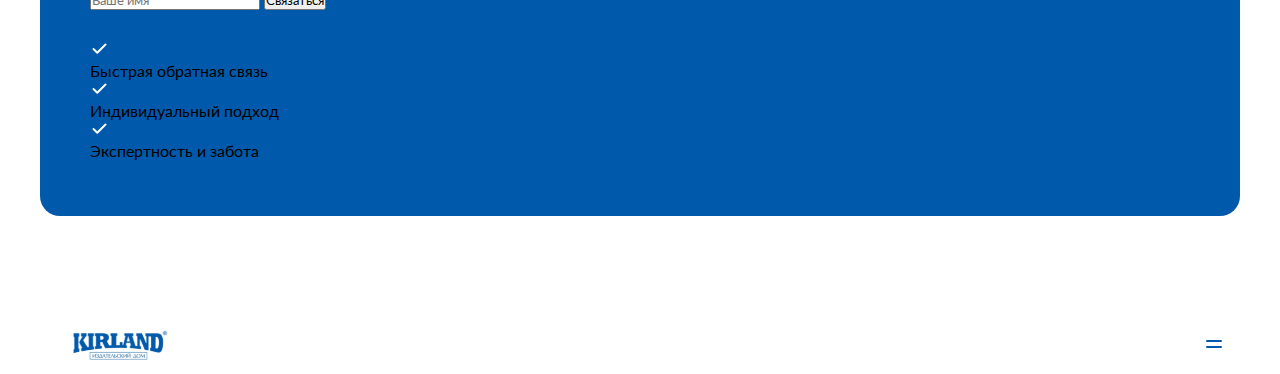
<file: package.html>
<!DOCTYPE html>
<html lang="en">
  <head>
    <meta charset="UTF-8" />
    <meta name="viewport" content="width=device-width, initial-scale=1.0" />
    <link rel="preconnect" href="https://fonts.googleapis.com" />
    <link rel="preconnect" href="https://fonts.gstatic.com" crossorigin />
    <link
      href="https://fonts.googleapis.com/css2?family=Lato:ital,wght@0,100;0,300;0,400;0,700;0,900;1,100;1,300;1,400;1,700;1,900&display=swap"
      rel="stylesheet"
    />
    <link rel="icon" type="image/x-icon" href="./assets/img/favicon/favicon.ico" />
    <link rel="stylesheet" href="https://cdn.jsdelivr.net/npm/swiper@11/swiper-bundle.min.css" />
    <link rel="stylesheet" href="./assets/styles/main.css" />
    <title>Kirland</title>
  </head>
  <body>
    <header class="header">
      <nav class="nav container">
        <a href="./index.html" class="nav_logo main">
          <img src="./assets/img/logo_blue.svg" alt="" />
        </a>
        <div class="nav_links main">
          <a href="./package.html" class="nav_link main">Упаковка</a>
          <a href="./souvenir.html" class="nav_link main">Сувенирная продукция</a>
          <a href="./offset.html" class="nav_link main">Офсетная печать</a>
          <a href="./seal.html" class="nav_link main">Цифровая печать</a>
        </div>
        <a href="" class="nav_right main">
          <svg width="24" height="24" viewBox="0 0 24 24" fill="none" xmlns="http://www.w3.org/2000/svg">
            <mask
              id="mask0_277_331"
              style="mask-type: alpha"
              maskUnits="userSpaceOnUse"
              x="0"
              y="7"
              width="24"
              height="10"
            >
              <path
                d="M4.57998 16.0304L6.57998 14.4404C7.05998 14.0604 7.33998 13.4804 7.33998 12.8704V10.2704C10.36 9.2904 13.63 9.2804 16.66 10.2704V12.8804C16.66 13.4904 16.94 14.0704 17.42 14.4504L19.41 16.0304C20.21 16.6604 21.35 16.6004 22.07 15.8804L23.29 14.6604C24.09 13.8604 24.09 12.5304 23.24 11.7804C16.83 6.1204 7.16998 6.1204 0.759981 11.7804C-0.0900191 12.5304 -0.0900191 13.8604 0.709981 14.6604L1.92998 15.8804C2.63998 16.6004 3.77998 16.6604 4.57998 16.0304Z"
                fill="black"
              />
            </mask>
            <g mask="url(#mask0_277_331)">
              <rect width="24" height="24" fill="currentColor" />
            </g>
          </svg>
          <p>0312 630110</p>
        </a>
        <div class="nav_burger">
          <img src="./assets/img/burger_menu.svg" alt="" />
        </div>
      </nav>
    </header>

    <div class="overlay"></div>

    <div class="burger_menu">
      <div class="burger_menu_top">
        <p>Меню</p>
        <img src="./assets/img/burger_menu_close.png" class="burger_close" alt="" />
      </div>
      <div class="burger_menu_links">
        <a href="./package.html" class="burger_link">Упаковка</a>
        <a href="./souvenir.html" class="burger_link">Сувенирная продукция</a>
        <a href="./offset.html" class="burger_link">Офсетная печать</a>
        <a href="./seal.html" class="burger_link">Цифровая печать</a>
      </div>
      <div class="burger_menu_bottom">
        <a href="" class="nav_right mobile">
          <svg width="24" height="24" viewBox="0 0 24 24" fill="none" xmlns="http://www.w3.org/2000/svg">
            <mask
              id="mask0_282_6572"
              style="mask-type: alpha"
              maskUnits="userSpaceOnUse"
              x="0"
              y="7"
              width="24"
              height="10"
            >
              <path
                d="M4.5801 16.0302L6.5801 14.4402C7.0601 14.0602 7.3401 13.4802 7.3401 12.8702V10.2702C10.3601 9.29016 13.6301 9.28016 16.6601 10.2702V12.8802C16.6601 13.4902 16.9401 14.0702 17.4201 14.4502L19.4101 16.0302C20.2101 16.6602 21.3501 16.6002 22.0701 15.8802L23.2901 14.6602C24.0901 13.8602 24.0901 12.5302 23.2401 11.7802C16.8301 6.12016 7.1701 6.12016 0.760103 11.7802C-0.089897 12.5302 -0.089897 13.8602 0.710103 14.6602L1.9301 15.8802C2.6401 16.6002 3.7801 16.6602 4.5801 16.0302Z"
                fill="black"
              />
            </mask>
            <g mask="url(#mask0_282_6572)">
              <rect width="24" height="24" fill="#0059AB" />
            </g>
          </svg>
          <p>0312 630110</p>
        </a>
      </div>
    </div>

    <main class="main">
      <section class="offset_banner">
        <img src="./assets/img/package_header_bg.svg" class="offset_bg" alt="" />
        <div class="offset_banner_content container">
          <div class="offset_banner_top">
            <h2 class="offset_banner_title">УПАКОВКА</h2>
            <div class="offset_banner_top_bottom mobile">
              <a href="" class="btn package_header_btn"> +996 557 630 110 </a>
              <div class="main_content_item_left_socials mobile">
                <a href="" class="main_content_item_left_social">
                  <img src="./assets/img/insta_green.svg" alt="" />
                </a>
                <a href="" class="main_content_item_left_social">
                  <img src="./assets/img/whatsapp_green.svg" alt="" />
                </a>
              </div>
            </div>
          </div>
          <div class="offset_banner_bottom">
            <div class="offset_banner_item">
              <p class="offset_banner_item_subtitle">“</p>
              <p class="offset_banner_item_text">
                Lorem ipsum dolor sit amet, consectetur adipiscing elit, sed do eiusmod tempor incididunt ut labore et
                dolore magna aliqua.
              </p>
            </div>
            <a href="" class="btn package_header_btn"> +996 557 630 110 </a>
            <div class="offset_banner_item">
              <p class="offset_banner_item_text">
                Ut enim ad minim veniam, Lorem ipsum dolor sit amet, consectetur adipiscing elit, sed do eiusmod tempor
                incididunt ut labore et dolore magna aliqua.
              </p>
              <div class="main_content_item_left_socials">
                <a href="" class="main_content_item_left_social">
                  <img src="./assets/img/insta_green.svg" alt="" />
                </a>
                <a href="" class="main_content_item_left_social">
                  <img src="./assets/img/whatsapp_green.svg" alt="" />
                </a>
              </div>
            </div>
          </div>
        </div>
      </section>

      <section class="package_made container">
        <div class="offset_banner_bottom mobile">
          <div class="offset_banner_item">
            <p class="offset_banner_item_subtitle green">“</p>
            <p class="offset_banner_item_text">
              Lorem ipsum dolor sit amet, consectetur adipiscing elit, sed do eiusmod tempor incididunt ut labore et
              dolore magna aliqua.
            </p>
          </div>
          <div class="offset_banner_item">
            <p class="offset_banner_item_text">
              Ut enim ad minim veniam, Lorem ipsum dolor sit amet, consectetur adipiscing elit, sed do eiusmod tempor
              incididunt ut labore et dolore magna aliqua.
            </p>
            <div class="main_content_item_left_socials">
              <a href="" class="main_content_item_left_social">
                <img src="./assets/img/insta.svg" alt="" />
              </a>
              <a href="" class="main_content_item_left_social">
                <img src="./assets/img/whatsapp.svg" alt="" />
              </a>
            </div>
          </div>
        </div>
        <div class="package_made_content">
          <h2>Made in Kyrgyzstan</h2>
          <img src="./assets/img/package_made_img.svg" class="package_made_img" alt="" />
        </div>
      </section>

      <section class="package_plans">
        <div class="package_plans_content container">
          <h2 class="title">Виды упаковок</h2>
          <div class="package_plans_categories">
            <div class="package_plans_category active">Все категории</div>
            <div class="package_plans_category">Тип категории</div>
            <div class="package_plans_category">Тип категории</div>
            <div class="package_plans_category">Тип категории</div>
          </div>
          <div class="package_plans_texts">
            <h2>Ut enim ad minim veniam</h2>
            <p>
              Lorem ipsum dolor sit amet, consectetur adipiscing elit, sed do eiusmod tempor incididunt ut labore et
              dolore magna aliqua. Ut enim ad minim veniam, Lorem ipsum dolor sit amet, consectetur adipiscing elit, sed
              do eiusmod tempor incididunt ut labore et dolore magna aliqua.
            </p>
          </div>

          <div class="table_content">
            <table>
              <thead>
                <tr>
                  <th>Модель</th>
                  <th>Модель</th>
                  <th>Модель</th>
                  <th>Модель</th>
                </tr>
              </thead>
              <tbody>
                <tr>
                  <td>3000*1500</td>
                  <td>3000*1500</td>
                  <td>3000*1500</td>
                  <td>3000*1500</td>
                </tr>
                <tr>
                  <td>3000*1500</td>
                  <td>3000*1500</td>
                  <td>3000*1500</td>
                  <td>3000*1500</td>
                </tr>
                <tr>
                  <td>3000*1500</td>
                  <td>3000*1500</td>
                  <td>3000*1500</td>
                  <td>3000*1500</td>
                </tr>
                <tr>
                  <td>3000*1500</td>
                  <td>3000*1500</td>
                  <td>3000*1500</td>
                  <td>3000*1500</td>
                </tr>
              </tbody>
            </table>
          </div>
        </div>
      </section>

      <section class="package_gallery">
        <div class="package_gallery_content container">
          <h2 class="title">Галерея продукции</h2>

          <div class="package_gallery_wrapper">
            <div class="swiper package_gallery_swiper">
              <div class="swiper-wrapper">
                <div class="swiper-slide">
                  <img src="./assets/img/package_gallery_img.png" alt="" />
                </div>
                <div class="swiper-slide">
                  <img src="./assets/img/package_gallery_img.png" alt="" />
                </div>
                <div class="swiper-slide">
                  <img src="./assets/img/package_gallery_img.png" alt="" />
                </div>
                <div class="swiper-slide">
                  <img src="./assets/img/package_gallery_img.png" alt="" />
                </div>
                <div class="swiper-slide">
                  <img src="./assets/img/package_gallery_img.png" alt="" />
                </div>
                <div class="swiper-slide">
                  <img src="./assets/img/package_gallery_img.png" alt="" />
                </div>
                <div class="swiper-slide">
                  <img src="./assets/img/package_gallery_img.png" alt="" />
                </div>
              </div>
            </div>
            <div class="package_gallery_pag">
              <div class="package_gallery_next">
                <svg width="51" height="50" viewBox="0 0 51 50" fill="none" xmlns="http://www.w3.org/2000/svg">
                  <circle
                    cx="25.5"
                    cy="25"
                    r="22.5"
                    transform="rotate(90 25.5 25)"
                    fill="#E7EEDF"
                    stroke="white"
                    stroke-width="5"
                  />
                  <path
                    d="M19.5 29L26 22L32.5 29"
                    stroke="#89A36B"
                    stroke-width="3"
                    stroke-linecap="round"
                    stroke-linejoin="round"
                  />
                </svg>
              </div>
              <div class="package_gallery_prev">
                <svg width="51" height="50" viewBox="0 0 51 50" fill="none" xmlns="http://www.w3.org/2000/svg">
                  <circle
                    cx="25.5"
                    cy="25"
                    r="22.5"
                    transform="rotate(-90 25.5 25)"
                    fill="#E7EEDF"
                    stroke="white"
                    stroke-width="5"
                  />
                  <path
                    d="M31.5 21L25 28L18.5 21"
                    stroke="#89A36B"
                    stroke-width="3"
                    stroke-linecap="round"
                    stroke-linejoin="round"
                  />
                </svg>
              </div>
            </div>
          </div>
        </div>
      </section>

      <!-- Те же слайды будут что и для package_gallery, только для мобилки  -->
      <section class="offset_gallery mobile">
        <div class="offset_gallery_content container">
          <h2 class="title">Галерея продукции</h2>
          <div class="offset_gallery_swiper_wrapper">
            <div class="swiper offset_gallery_swiper">
              <div class="swiper-wrapper">
                <div class="swiper-slide">
                  <img src="./assets/img/offset_gallery_1.png" class="offset_gallery_img" alt="" />
                </div>
                <div class="swiper-slide">
                  <img src="./assets/img/offset_gallery_2.png" class="offset_gallery_img" alt="" />
                </div>
                <div class="swiper-slide">
                  <img src="./assets/img/offset_gallery_3.png" class="offset_gallery_img" alt="" />
                </div>
                <div class="swiper-slide">
                  <img src="./assets/img/offset_gallery_1.png" class="offset_gallery_img" alt="" />
                </div>
                <div class="swiper-slide">
                  <img src="./assets/img/offset_gallery_2.png" class="offset_gallery_img" alt="" />
                </div>
              </div>
            </div>
            <div class="offset_gallery_next">
              <svg width="51" height="50" viewBox="0 0 51 50" fill="none" xmlns="http://www.w3.org/2000/svg">
                <circle cx="25.5" cy="25" r="22.5" fill="#ABCCEA" stroke="white" stroke-width="5" />
                <path
                  d="M29.5 31L22.5 24.5L29.5 18"
                  stroke="#0059AB"
                  stroke-width="3"
                  stroke-linecap="round"
                  stroke-linejoin="round"
                />
              </svg>
            </div>
            <div class="offset_gallery_prev">
              <svg width="51" height="50" viewBox="0 0 51 50" fill="none" xmlns="http://www.w3.org/2000/svg">
                <circle
                  cx="25"
                  cy="25"
                  r="22.5"
                  transform="matrix(-1 0 0 1 50.5 0)"
                  fill="#ABCCEA"
                  stroke="white"
                  stroke-width="5"
                />
                <path
                  d="M21.5 31L28.5 24.5L21.5 18"
                  stroke="#0059AB"
                  stroke-width="3"
                  stroke-linecap="round"
                  stroke-linejoin="round"
                />
              </svg>
            </div>
          </div>
        </div>
      </section>

      <section class="contact">
        <div class="container">
          <div class="contact_content green">
            <img src="./assets/img/contact_img.svg" alt="" class="contact_img" />
            <h2 class="contact_title">Свяжитесь с нами и получите персональную консультацию</h2>
            <form action="" class="contact_form">
              <label for="phone" class="contact_label">
                <div class="contact_icon">
                  <svg width="25" height="24" viewBox="0 0 25 24" fill="none" xmlns="http://www.w3.org/2000/svg">
                    <mask
                      id="mask0_315_396"
                      style="mask-type: alpha"
                      maskUnits="userSpaceOnUse"
                      x="0"
                      y="7"
                      width="25"
                      height="10"
                    >
                      <path
                        d="M5.07998 16.0302L7.07998 14.4402C7.55998 14.0602 7.83998 13.4802 7.83998 12.8702V10.2702C10.86 9.29016 14.13 9.28016 17.16 10.2702V12.8802C17.16 13.4902 17.44 14.0702 17.92 14.4502L19.91 16.0302C20.71 16.6602 21.85 16.6002 22.57 15.8802L23.79 14.6602C24.59 13.8602 24.59 12.5302 23.74 11.7802C17.33 6.12016 7.66998 6.12016 1.25998 11.7802C0.409981 12.5302 0.409981 13.8602 1.20998 14.6602L2.42998 15.8802C3.13998 16.6002 4.27998 16.6602 5.07998 16.0302Z"
                        fill="currentColor"
                      />
                    </mask>
                    <g mask="url(#mask0_315_396)">
                      <rect x="0.5" width="24" height="24" fill="currentColor" />
                    </g>
                  </svg>
                </div>
                <input type="number" id="phone" placeholder="Ваш номер" class="contact_input" />
              </label>
              <label for="name" class="contact_label">
                <div class="contact_icon">
                  <svg width="25" height="24" viewBox="0 0 25 24" fill="none" xmlns="http://www.w3.org/2000/svg">
                    <path
                      d="M12.5 15C9.3299 15 6.51077 16.5306 4.71597 18.906C4.32968 19.4172 4.13653 19.6728 4.14285 20.0183C4.14773 20.2852 4.31533 20.6219 4.52534 20.7867C4.79716 21 5.17384 21 5.9272 21H19.0727C19.8261 21 20.2028 21 20.4746 20.7867C20.6846 20.6219 20.8522 20.2852 20.8571 20.0183C20.8634 19.6728 20.6703 19.4172 20.284 18.906C18.4892 16.5306 15.67 15 12.5 15Z"
                      fill="currentColor"
                    />
                    <path
                      d="M12.5 12C14.9853 12 17 9.98528 17 7.5C17 5.01472 14.9853 3 12.5 3C10.0147 3 7.99997 5.01472 7.99997 7.5C7.99997 9.98528 10.0147 12 12.5 12Z"
                      fill="currentColor"
                    />
                  </svg>
                </div>
                <input type="number" id="name" placeholder="Ваше имя" class="contact_input" />
              </label>
              <button class="contact_btn">Связаться</button>
            </form>
            <div class="contact_bottom">
              <div class="contact_item">
                <img src="./assets/img/contact_check.svg" alt="" />
                <p>Быстрая обратная связь</p>
              </div>
              <div class="contact_item">
                <img src="./assets/img/contact_check.svg" alt="" />
                <p>Индивидуальный подход</p>
              </div>
              <div class="contact_item">
                <img src="./assets/img/contact_check.svg" alt="" />
                <p>Экспертность и забота</p>
              </div>
            </div>
          </div>
        </div>
      </section>
    </main>

    <footer class="footer">
      <nav class="nav container">
        <a href="./index.html" class="nav_logo">
          <img src="./assets/img/logo_blue.svg" alt="" />
        </a>
        <div class="nav_links">
          <a href="./package.html" class="nav_link">Упаковка</a>
          <a href="./souvenir.html" class="nav_link">Сувенирная продукция</a>
          <a href="./offset.html" class="nav_link">Офсетная печать</a>
          <a href="./seal.html" class="nav_link">Цифровая печать</a>
        </div>
        <a href="" class="nav_right">
          <svg width="24" height="24" viewBox="0 0 24 24" fill="none" xmlns="http://www.w3.org/2000/svg">
            <mask
              id="mask0_277_331"
              style="mask-type: alpha"
              maskUnits="userSpaceOnUse"
              x="0"
              y="7"
              width="24"
              height="10"
            >
              <path
                d="M4.57998 16.0304L6.57998 14.4404C7.05998 14.0604 7.33998 13.4804 7.33998 12.8704V10.2704C10.36 9.2904 13.63 9.2804 16.66 10.2704V12.8804C16.66 13.4904 16.94 14.0704 17.42 14.4504L19.41 16.0304C20.21 16.6604 21.35 16.6004 22.07 15.8804L23.29 14.6604C24.09 13.8604 24.09 12.5304 23.24 11.7804C16.83 6.1204 7.16998 6.1204 0.759981 11.7804C-0.0900191 12.5304 -0.0900191 13.8604 0.709981 14.6604L1.92998 15.8804C2.63998 16.6004 3.77998 16.6604 4.57998 16.0304Z"
                fill="black"
              />
            </mask>
            <g mask="url(#mask0_277_331)">
              <rect width="24" height="24" fill="currentColor" />
            </g>
          </svg>
          <p>0312 630110</p>
        </a>
        <div class="nav_burger">
          <img src="./assets/img/burger_menu_footer.svg" alt="" />
        </div>
      </nav>
    </footer>

    <script src="https://cdn.jsdelivr.net/npm/swiper@11/swiper-bundle.min.js"></script>
    <script src="./assets/js/jquery-3.7.1.min.js"></script>
    <script src="./assets/js/main.js"></script>
    <script>
      let swiper = new Swiper(".offset_gallery_swiper", {
        slidesPerView: 1,
        spaceBetween: 10,
        pagination: {
          el: ".swiper-pagination",
        },
        navigation: {
          nextEl: ".offset_gallery_prev",
          prevEl: ".offset_gallery_next",
        },
        speed: 600,
        breakpoints: {
          576: {
            slidesPerView: 2,
            spaceBetween: 10,
          },
          768: {
            slidesPerView: 3,
            spaceBetween: 18,
          },
          1200: {
            slidesPerView: 3,
            spaceBetween: 18,
          },
        },
      });

      let packageSwiper = new Swiper(".package_gallery_swiper", {
        scrollbar: ".swiper-scrollbar",
        effect: "coverflow",
        direction: "vertical",
        loop: false,
        slideToClickedSlide: true,
        grabCursor: true,
        centeredSlides: true,
        slidesPerView: "auto",
        coverflowEffect: {
          rotate: -5,
          stretch: 500,
          depth: 100,
          modifier: 1,
          slideShadows: false,
        },
        navigation: {
          nextEl: ".package_gallery_next",
          prevEl: ".package_gallery_prev",
        },
        freeMode: false,
        speed: 600,
        freeModeSticky: true,
        initialSlide: document.querySelectorAll(".package_gallery_swiper .swiper-slide").length - 1,

        on: {
          setTranslate: function () {
            this.slides.forEach((slide) => {
              const slideProgress = Math.abs(slide.progress);
              const brightness = Math.max(0.4, 1 - slideProgress * 0.5);
              slide.querySelector("img").style.filter = `brightness(${brightness})`;
            });
          },
          setTransition: function (duration) {
            this.slides.forEach((slide) => {
              slide.querySelector("img").style.transition = `${duration}ms`;
            });
          },
        },
      });
    </script>
  </body>
</html>
</file>
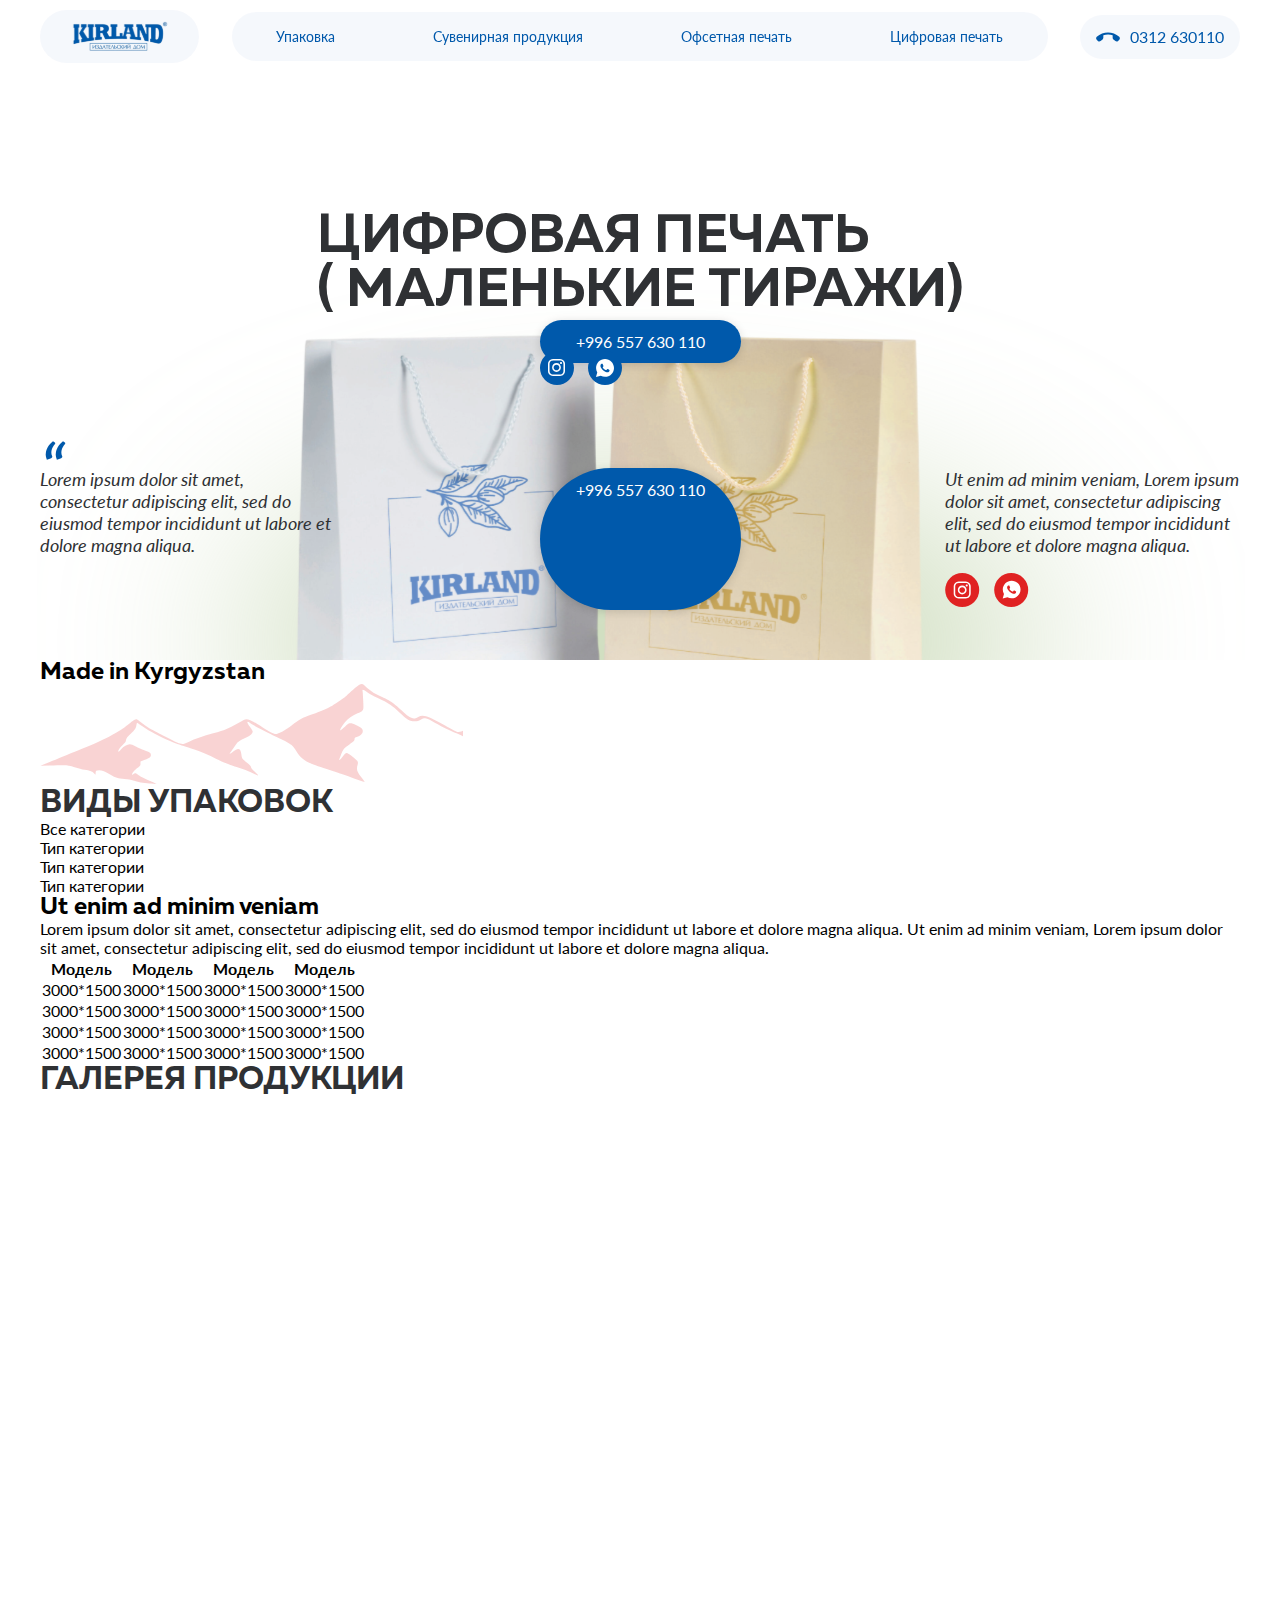
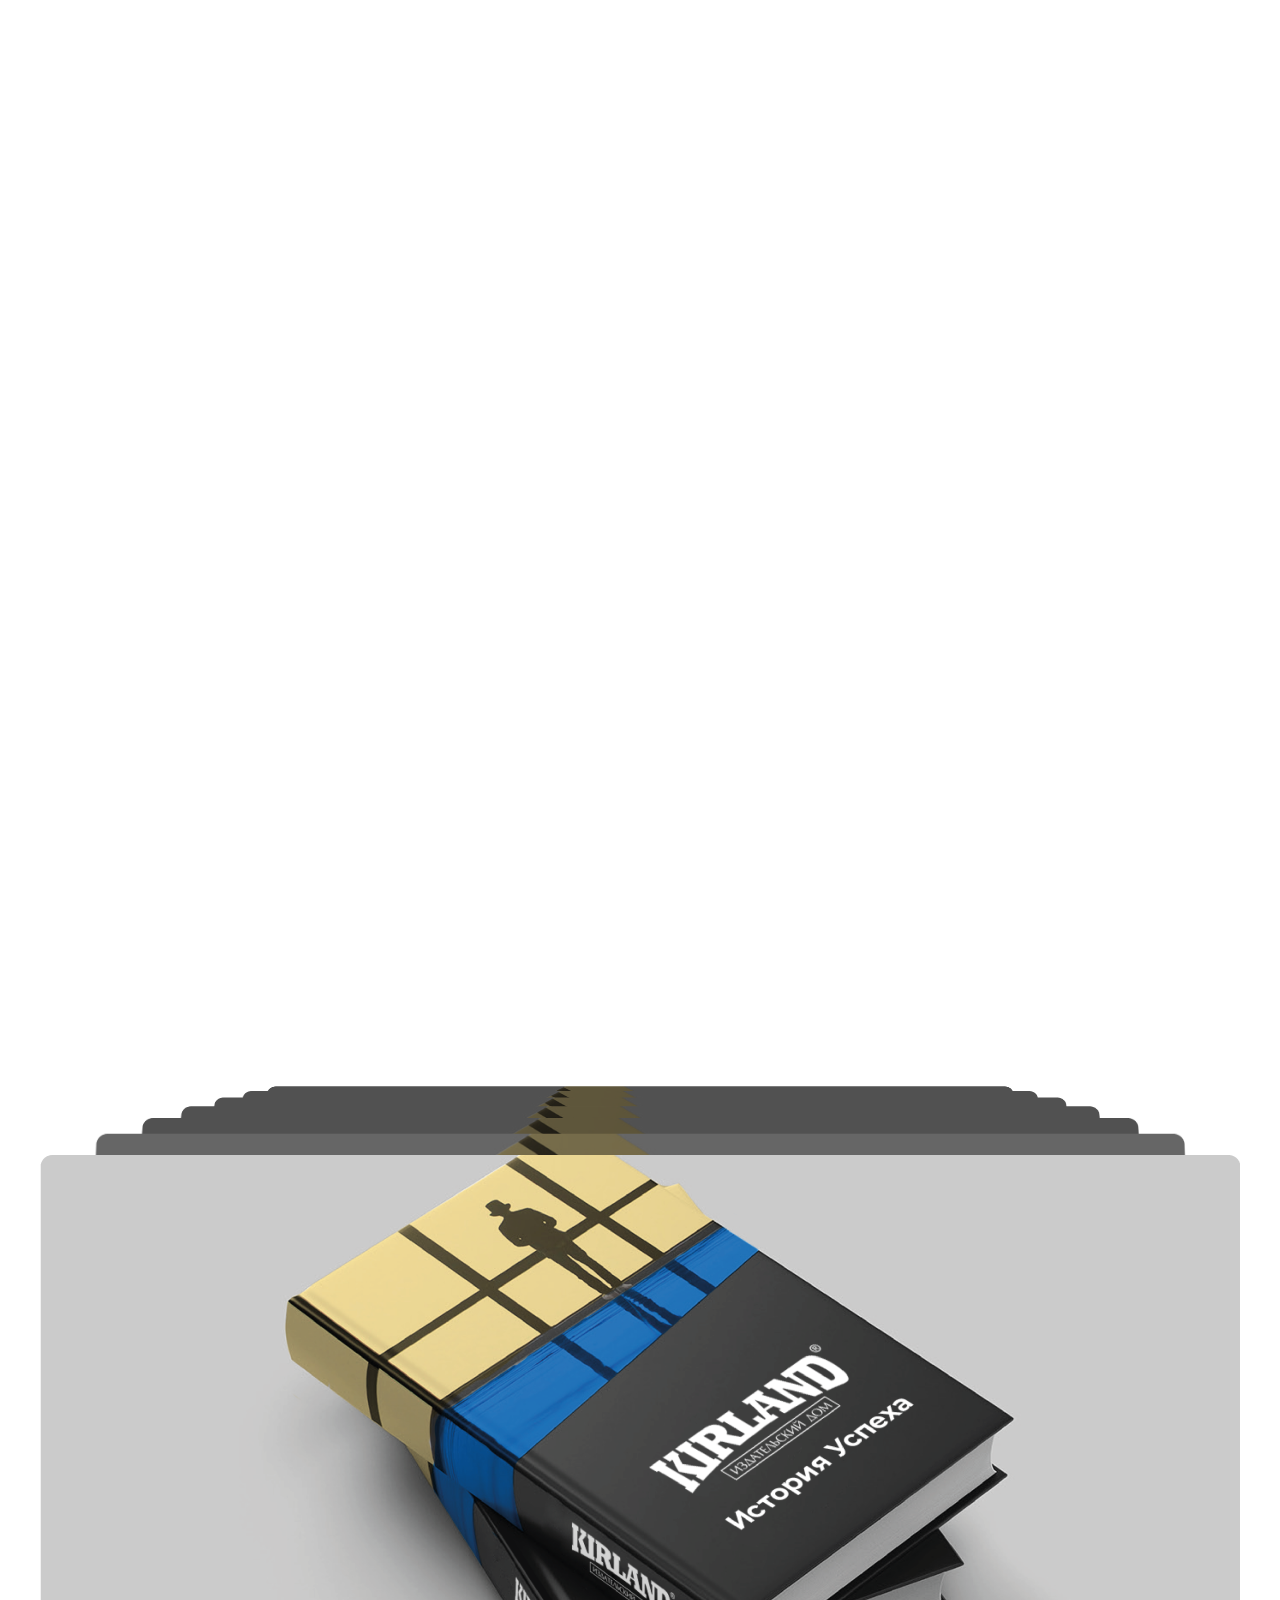
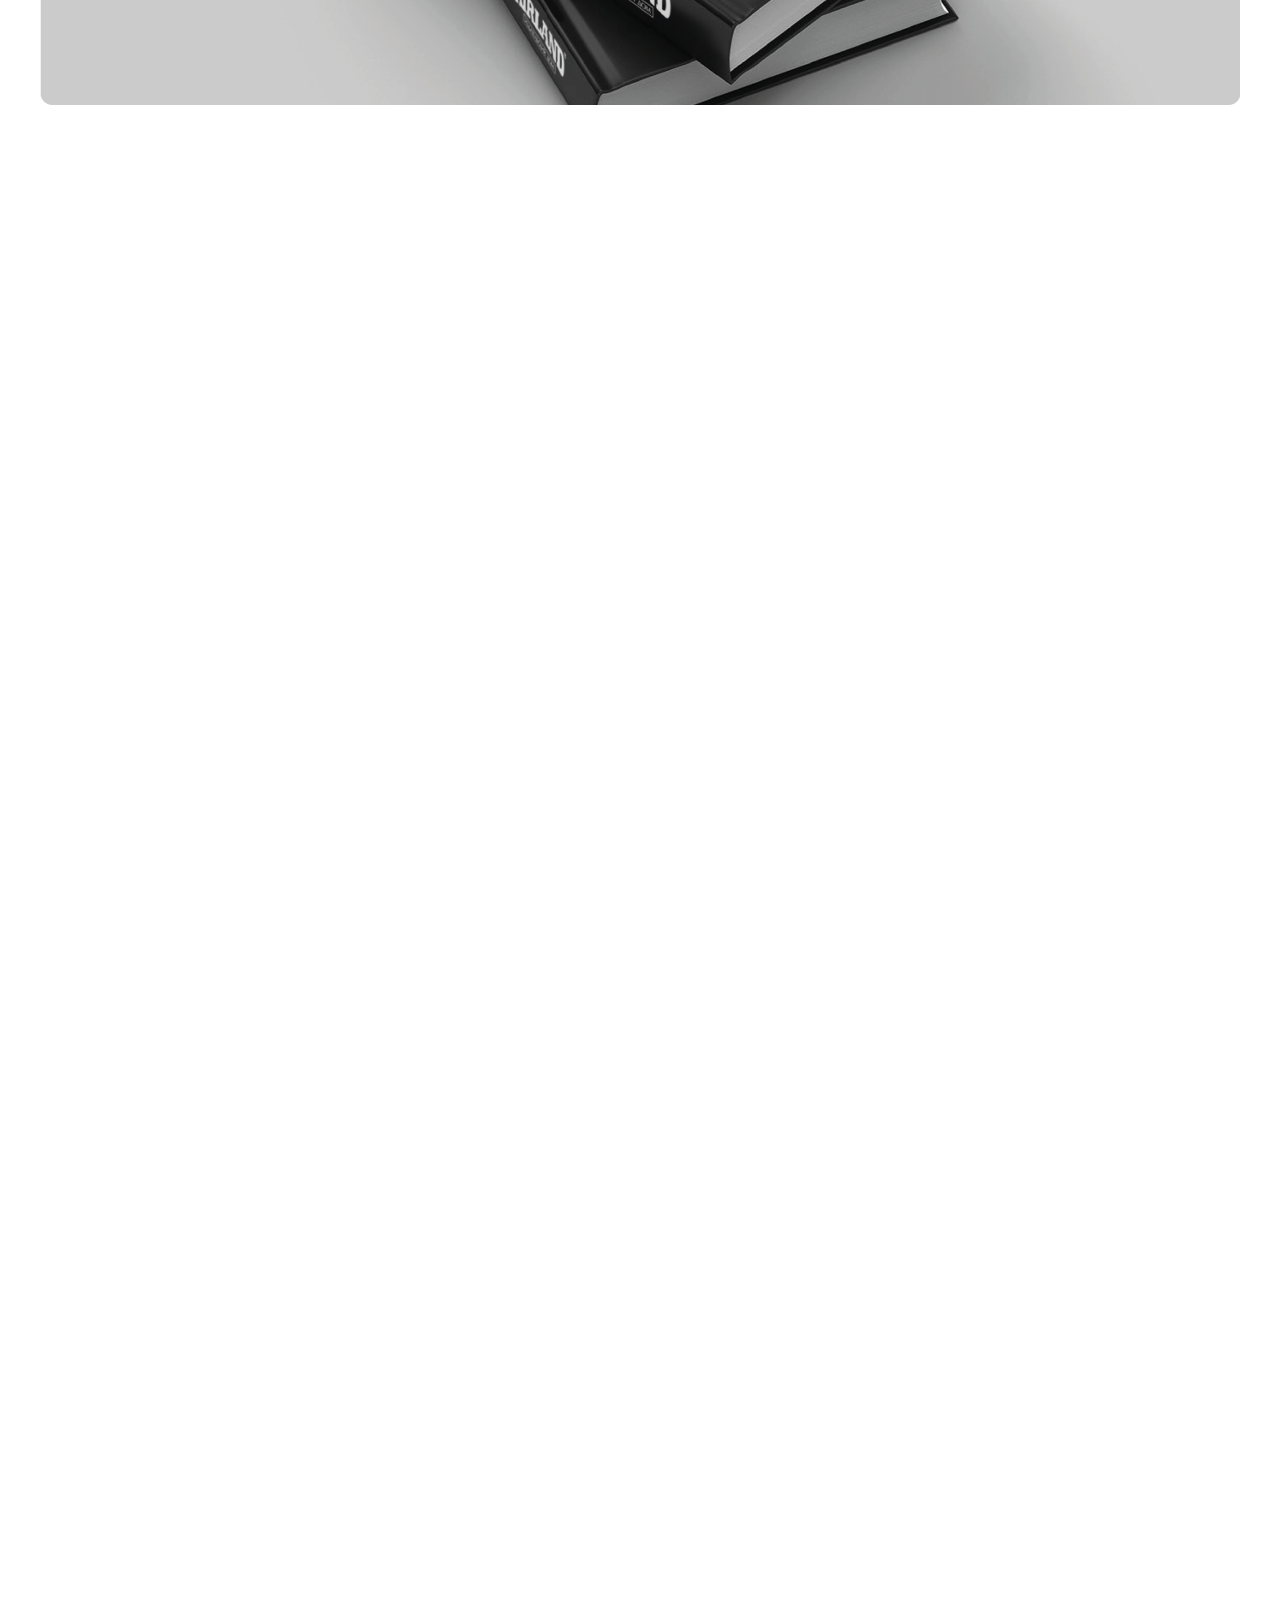
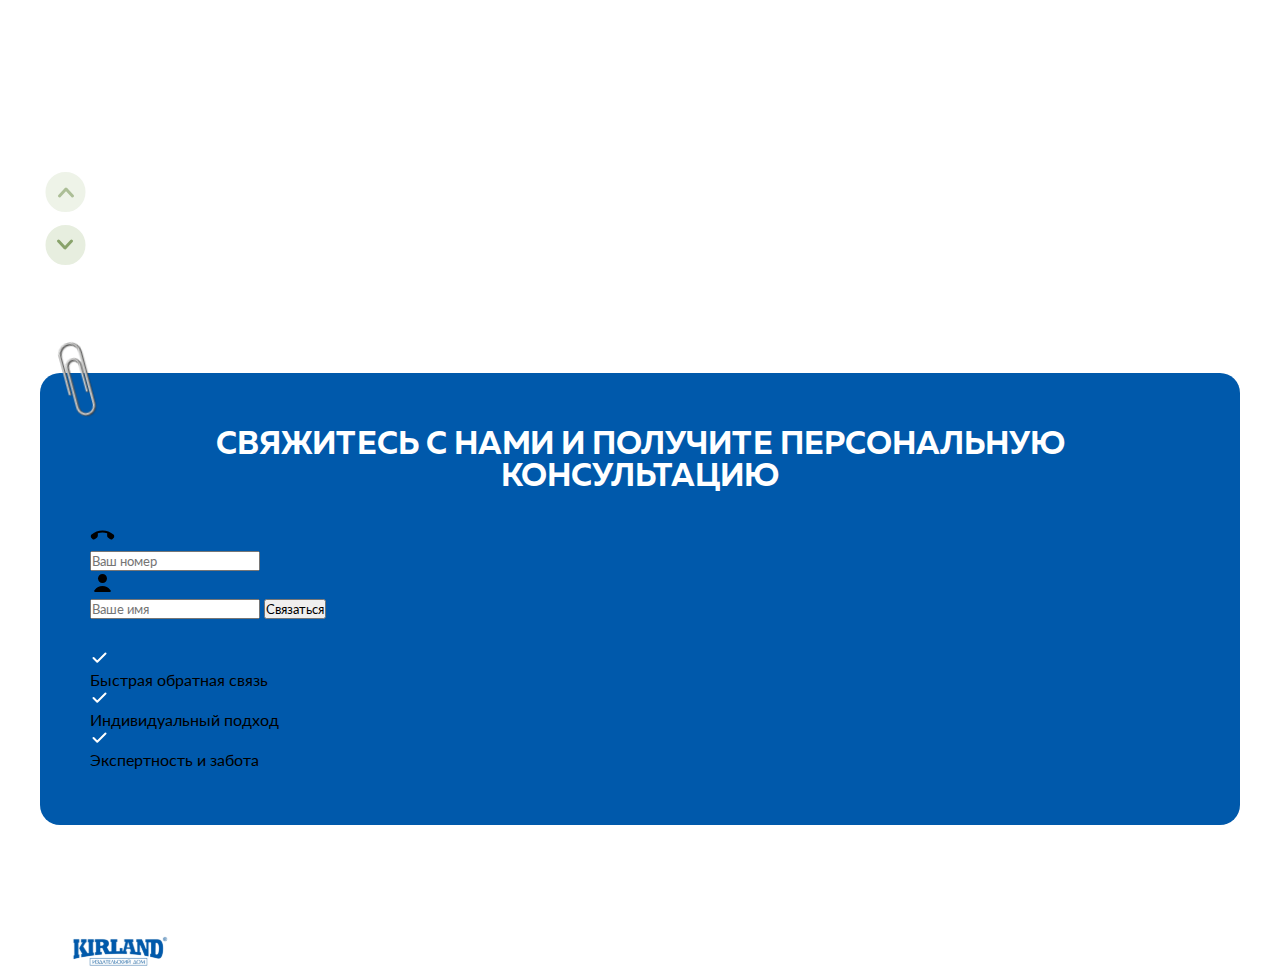
<file: seal.html>
<!DOCTYPE html>
<html lang="en">
  <head>
    <meta charset="UTF-8" />
    <meta name="viewport" content="width=device-width, initial-scale=1.0" />
    <link rel="preconnect" href="https://fonts.googleapis.com" />
    <link rel="preconnect" href="https://fonts.gstatic.com" crossorigin />
    <link
      href="https://fonts.googleapis.com/css2?family=Lato:ital,wght@0,100;0,300;0,400;0,700;0,900;1,100;1,300;1,400;1,700;1,900&display=swap"
      rel="stylesheet"
    />
    <link rel="icon" type="image/x-icon" href="./assets/img/favicon/favicon.ico" />
    <link rel="stylesheet" href="https://cdn.jsdelivr.net/npm/swiper@11/swiper-bundle.min.css" />
    <link rel="stylesheet" href="./assets/styles/main.css" />
    <title>Kirland</title>
  </head>
  <body>
    <header class="header">
      <nav class="nav container">
        <a href="" class="nav_logo main">
          <img src="./assets/img/logo_blue.svg" alt="" />
        </a>
        <div class="nav_links main">
          <a href="./package.html" class="nav_link main">Упаковка</a>
          <a href="./souvenir.html" class="nav_link main">Сувенирная продукция</a>
          <a href="./offset.html" class="nav_link main">Офсетная печать</a>
          <a href="./seal.html" class="nav_link main">Цифровая печать</a>
        </div>
        <a href="" class="nav_right main">
          <svg width="24" height="24" viewBox="0 0 24 24" fill="none" xmlns="http://www.w3.org/2000/svg">
            <mask
              id="mask0_277_331"
              style="mask-type: alpha"
              maskUnits="userSpaceOnUse"
              x="0"
              y="7"
              width="24"
              height="10"
            >
              <path
                d="M4.57998 16.0304L6.57998 14.4404C7.05998 14.0604 7.33998 13.4804 7.33998 12.8704V10.2704C10.36 9.2904 13.63 9.2804 16.66 10.2704V12.8804C16.66 13.4904 16.94 14.0704 17.42 14.4504L19.41 16.0304C20.21 16.6604 21.35 16.6004 22.07 15.8804L23.29 14.6604C24.09 13.8604 24.09 12.5304 23.24 11.7804C16.83 6.1204 7.16998 6.1204 0.759981 11.7804C-0.0900191 12.5304 -0.0900191 13.8604 0.709981 14.6604L1.92998 15.8804C2.63998 16.6004 3.77998 16.6604 4.57998 16.0304Z"
                fill="black"
              />
            </mask>
            <g mask="url(#mask0_277_331)">
              <rect width="24" height="24" fill="currentColor" />
            </g>
          </svg>
          <p>0312 630110</p>
        </a>
      </nav>
    </header>

    <div class="overlay"></div>

    <main class="main">
      <section class="offset_banner">
        <img src="./assets/img/package_header_bg.svg" class="offset_bg" alt="" />
        <div class="offset_banner_content container">
          <div class="offset_banner_top">
            <h2 class="offset_banner_title">
              Цифровая печать<br />
              ( маленькие тиражи)
            </h2>
            <div class="offset_banner_top_bottom mobile">
              <a href="" class="btn"> +996 557 630 110 </a>
              <div class="main_content_item_left_socials mobile">
                <a href="" class="main_content_item_left_social">
                  <img src="./assets/img/insta.svg" alt="" />
                </a>
                <a href="" class="main_content_item_left_social">
                  <img src="./assets/img/whatsapp.svg" alt="" />
                </a>
              </div>
            </div>
          </div>
          <div class="offset_banner_bottom">
            <div class="offset_banner_item">
              <p class="offset_banner_item_subtitle">“</p>
              <p class="offset_banner_item_text">
                Lorem ipsum dolor sit amet, consectetur adipiscing elit, sed do eiusmod tempor incididunt ut labore et
                dolore magna aliqua.
              </p>
            </div>
            <a href="" class="btn seal_header_btn"> +996 557 630 110 </a>
            <div class="offset_banner_item">
              <p class="offset_banner_item_text">
                Ut enim ad minim veniam, Lorem ipsum dolor sit amet, consectetur adipiscing elit, sed do eiusmod tempor
                incididunt ut labore et dolore magna aliqua.
              </p>
              <div class="main_content_item_left_socials">
                <a href="" class="main_content_item_left_social">
                  <img src="./assets/img/insta_red.svg" alt="" />
                </a>
                <a href="" class="main_content_item_left_social">
                  <img src="./assets/img/whatsapp_red.svg" alt="" />
                </a>
              </div>
            </div>
          </div>
        </div>
      </section>

      <section class="package_made container">
        <div class="package_made_content">
          <h2>Made in Kyrgyzstan</h2>
          <img src="./assets/img/package_made_img.svg" class="package_made_img" alt="" />
        </div>
      </section>

      <section class="package_plans">
        <div class="package_plans_content container">
          <h2 class="title">Виды упаковок</h2>
          <div class="package_plans_categories">
            <div class="package_plans_category orange active">Все категории</div>
            <div class="package_plans_category orange">Тип категории</div>
            <div class="package_plans_category orange">Тип категории</div>
            <div class="package_plans_category orange">Тип категории</div>
          </div>
          <div class="package_plans_texts">
            <h2>Ut enim ad minim veniam</h2>
            <p>
              Lorem ipsum dolor sit amet, consectetur adipiscing elit, sed do eiusmod tempor incididunt ut labore et
              dolore magna aliqua. Ut enim ad minim veniam, Lorem ipsum dolor sit amet, consectetur adipiscing elit, sed
              do eiusmod tempor incididunt ut labore et dolore magna aliqua.
            </p>
          </div>

          <table>
            <thead class="seal_table">
              <tr>
                <th>Модель</th>
                <th>Модель</th>
                <th>Модель</th>
                <th>Модель</th>
              </tr>
            </thead>
            <tbody>
              <tr>
                <td>3000*1500</td>
                <td>3000*1500</td>
                <td>3000*1500</td>
                <td>3000*1500</td>
              </tr>
              <tr>
                <td>3000*1500</td>
                <td>3000*1500</td>
                <td>3000*1500</td>
                <td>3000*1500</td>
              </tr>
              <tr>
                <td>3000*1500</td>
                <td>3000*1500</td>
                <td>3000*1500</td>
                <td>3000*1500</td>
              </tr>
              <tr>
                <td>3000*1500</td>
                <td>3000*1500</td>
                <td>3000*1500</td>
                <td>3000*1500</td>
              </tr>
            </tbody>
          </table>
        </div>
      </section>

      <section class="package_gallery">
        <div class="package_gallery_content container">
          <h2 class="title">Галерея продукции</h2>

          <div class="package_gallery_wrapper">
            <div class="swiper package_gallery_swiper">
              <div class="swiper-wrapper">
                <div class="swiper-slide">
                  <img src="./assets/img/package_gallery_img.png" alt="" />
                </div>
                <div class="swiper-slide">
                  <img src="./assets/img/package_gallery_img.png" alt="" />
                </div>
                <div class="swiper-slide">
                  <img src="./assets/img/package_gallery_img.png" alt="" />
                </div>
                <div class="swiper-slide">
                  <img src="./assets/img/package_gallery_img.png" alt="" />
                </div>
                <div class="swiper-slide">
                  <img src="./assets/img/package_gallery_img.png" alt="" />
                </div>
                <div class="swiper-slide">
                  <img src="./assets/img/package_gallery_img.png" alt="" />
                </div>
                <div class="swiper-slide">
                  <img src="./assets/img/package_gallery_img.png" alt="" />
                </div>
              </div>
            </div>
            <div class="package_gallery_pag">
              <div class="package_gallery_next">
                <svg width="51" height="50" viewBox="0 0 51 50" fill="none" xmlns="http://www.w3.org/2000/svg">
                  <circle
                    cx="25.5"
                    cy="25"
                    r="22.5"
                    transform="rotate(90 25.5 25)"
                    fill="#E7EEDF"
                    stroke="white"
                    stroke-width="5"
                  />
                  <path
                    d="M19.5 29L26 22L32.5 29"
                    stroke="#89A36B"
                    stroke-width="3"
                    stroke-linecap="round"
                    stroke-linejoin="round"
                  />
                </svg>
              </div>
              <div class="package_gallery_prev">
                <svg width="51" height="50" viewBox="0 0 51 50" fill="none" xmlns="http://www.w3.org/2000/svg">
                  <circle
                    cx="25.5"
                    cy="25"
                    r="22.5"
                    transform="rotate(-90 25.5 25)"
                    fill="#E7EEDF"
                    stroke="white"
                    stroke-width="5"
                  />
                  <path
                    d="M31.5 21L25 28L18.5 21"
                    stroke="#89A36B"
                    stroke-width="3"
                    stroke-linecap="round"
                    stroke-linejoin="round"
                  />
                </svg>
              </div>
            </div>
          </div>
        </div>
      </section>

      <section class="contact">
        <div class="container">
          <div class="contact_content red">
            <img src="./assets/img/contact_img.svg" alt="" class="contact_img" />
            <h2 class="contact_title">Свяжитесь с нами и получите персональную консультацию</h2>
            <form action="" class="contact_form">
              <label for="phone" class="contact_label">
                <div class="contact_icon">
                  <svg width="25" height="24" viewBox="0 0 25 24" fill="none" xmlns="http://www.w3.org/2000/svg">
                    <mask
                      id="mask0_315_396"
                      style="mask-type: alpha"
                      maskUnits="userSpaceOnUse"
                      x="0"
                      y="7"
                      width="25"
                      height="10"
                    >
                      <path
                        d="M5.07998 16.0302L7.07998 14.4402C7.55998 14.0602 7.83998 13.4802 7.83998 12.8702V10.2702C10.86 9.29016 14.13 9.28016 17.16 10.2702V12.8802C17.16 13.4902 17.44 14.0702 17.92 14.4502L19.91 16.0302C20.71 16.6602 21.85 16.6002 22.57 15.8802L23.79 14.6602C24.59 13.8602 24.59 12.5302 23.74 11.7802C17.33 6.12016 7.66998 6.12016 1.25998 11.7802C0.409981 12.5302 0.409981 13.8602 1.20998 14.6602L2.42998 15.8802C3.13998 16.6002 4.27998 16.6602 5.07998 16.0302Z"
                        fill="currentColor"
                      />
                    </mask>
                    <g mask="url(#mask0_315_396)">
                      <rect x="0.5" width="24" height="24" fill="currentColor" />
                    </g>
                  </svg>
                </div>
                <input type="number" id="phone" placeholder="Ваш номер" class="contact_input" />
              </label>
              <label for="name" class="contact_label">
                <div class="contact_icon">
                  <svg width="25" height="24" viewBox="0 0 25 24" fill="none" xmlns="http://www.w3.org/2000/svg">
                    <path
                      d="M12.5 15C9.3299 15 6.51077 16.5306 4.71597 18.906C4.32968 19.4172 4.13653 19.6728 4.14285 20.0183C4.14773 20.2852 4.31533 20.6219 4.52534 20.7867C4.79716 21 5.17384 21 5.9272 21H19.0727C19.8261 21 20.2028 21 20.4746 20.7867C20.6846 20.6219 20.8522 20.2852 20.8571 20.0183C20.8634 19.6728 20.6703 19.4172 20.284 18.906C18.4892 16.5306 15.67 15 12.5 15Z"
                      fill="currentColor"
                    />
                    <path
                      d="M12.5 12C14.9853 12 17 9.98528 17 7.5C17 5.01472 14.9853 3 12.5 3C10.0147 3 7.99997 5.01472 7.99997 7.5C7.99997 9.98528 10.0147 12 12.5 12Z"
                      fill="currentColor"
                    />
                  </svg>
                </div>
                <input type="number" id="name" placeholder="Ваше имя" class="contact_input" />
              </label>
              <button class="contact_btn">Связаться</button>
            </form>
            <div class="contact_bottom">
              <div class="contact_item">
                <img src="./assets/img/contact_check.svg" alt="" />
                <p>Быстрая обратная связь</p>
              </div>
              <div class="contact_item">
                <img src="./assets/img/contact_check.svg" alt="" />
                <p>Индивидуальный подход</p>
              </div>
              <div class="contact_item">
                <img src="./assets/img/contact_check.svg" alt="" />
                <p>Экспертность и забота</p>
              </div>
            </div>
          </div>
        </div>
      </section>
    </main>

    <footer class="footer">
      <nav class="nav container">
        <a href="" class="nav_logo">
          <img src="./assets/img/logo_blue.svg" alt="" />
        </a>
        <div class="nav_links">
          <a href="" class="nav_link">Упаковка</a>
          <a href="" class="nav_link">Сувенирная продукция</a>
          <a href="" class="nav_link">Офсетная печать</a>
          <a href="" class="nav_link">Цифровая печать</a>
        </div>
        <a href="" class="nav_right">
          <svg width="24" height="24" viewBox="0 0 24 24" fill="none" xmlns="http://www.w3.org/2000/svg">
            <mask
              id="mask0_277_331"
              style="mask-type: alpha"
              maskUnits="userSpaceOnUse"
              x="0"
              y="7"
              width="24"
              height="10"
            >
              <path
                d="M4.57998 16.0304L6.57998 14.4404C7.05998 14.0604 7.33998 13.4804 7.33998 12.8704V10.2704C10.36 9.2904 13.63 9.2804 16.66 10.2704V12.8804C16.66 13.4904 16.94 14.0704 17.42 14.4504L19.41 16.0304C20.21 16.6604 21.35 16.6004 22.07 15.8804L23.29 14.6604C24.09 13.8604 24.09 12.5304 23.24 11.7804C16.83 6.1204 7.16998 6.1204 0.759981 11.7804C-0.0900191 12.5304 -0.0900191 13.8604 0.709981 14.6604L1.92998 15.8804C2.63998 16.6004 3.77998 16.6604 4.57998 16.0304Z"
                fill="black"
              />
            </mask>
            <g mask="url(#mask0_277_331)">
              <rect width="24" height="24" fill="currentColor" />
            </g>
          </svg>
          <p>0312 630110</p>
        </a>
      </nav>
    </footer>

    <script src="https://cdn.jsdelivr.net/npm/swiper@11/swiper-bundle.min.js"></script>
    <script src="./assets/js/jquery-3.7.1.min.js"></script>
    <script src="./assets/js/main.js"></script>
    <script>
      let packageSwiper = new Swiper(".package_gallery_swiper", {
        scrollbar: ".swiper-scrollbar",
        effect: "coverflow",
        direction: "vertical",
        loop: false,
        slideToClickedSlide: true,
        grabCursor: true,
        centeredSlides: true,
        slidesPerView: "auto",
        coverflowEffect: {
          rotate: -5,
          stretch: 500,
          depth: 100,
          modifier: 1,
          slideShadows: false,
        },
        navigation: {
          nextEl: ".package_gallery_next",
          prevEl: ".package_gallery_prev",
        },
        freeMode: false,
        speed: 600,
        freeModeSticky: true,
        initialSlide: document.querySelectorAll(".package_gallery_swiper .swiper-slide").length - 1,

        on: {
          setTranslate: function () {
            this.slides.forEach((slide) => {
              const slideProgress = Math.abs(slide.progress);
              const brightness = Math.max(0.4, 1 - slideProgress * 0.5);
              slide.querySelector("img").style.filter = `brightness(${brightness})`;
            });
          },
          setTransition: function (duration) {
            this.slides.forEach((slide) => {
              slide.querySelector("img").style.transition = `${duration}ms`;
            });
          },
        },
      });
    </script>
  </body>
</html>
</file>
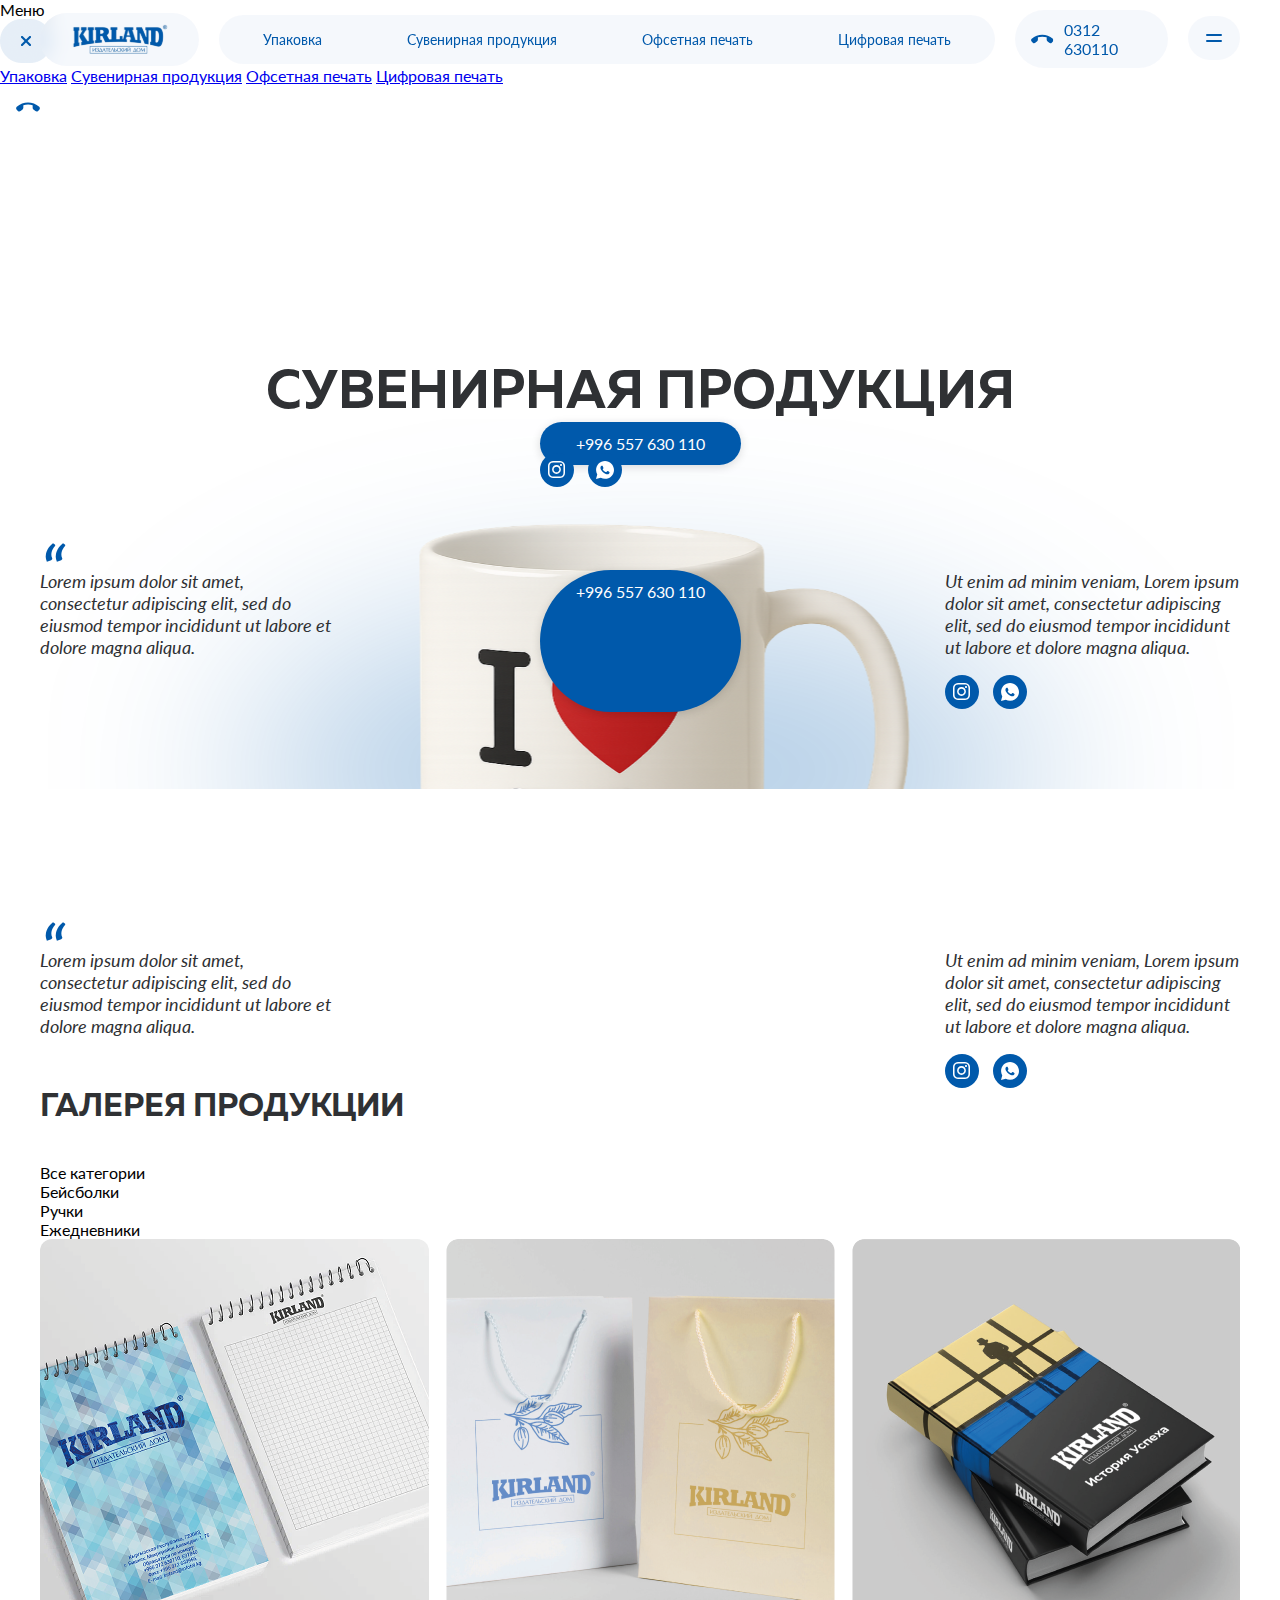
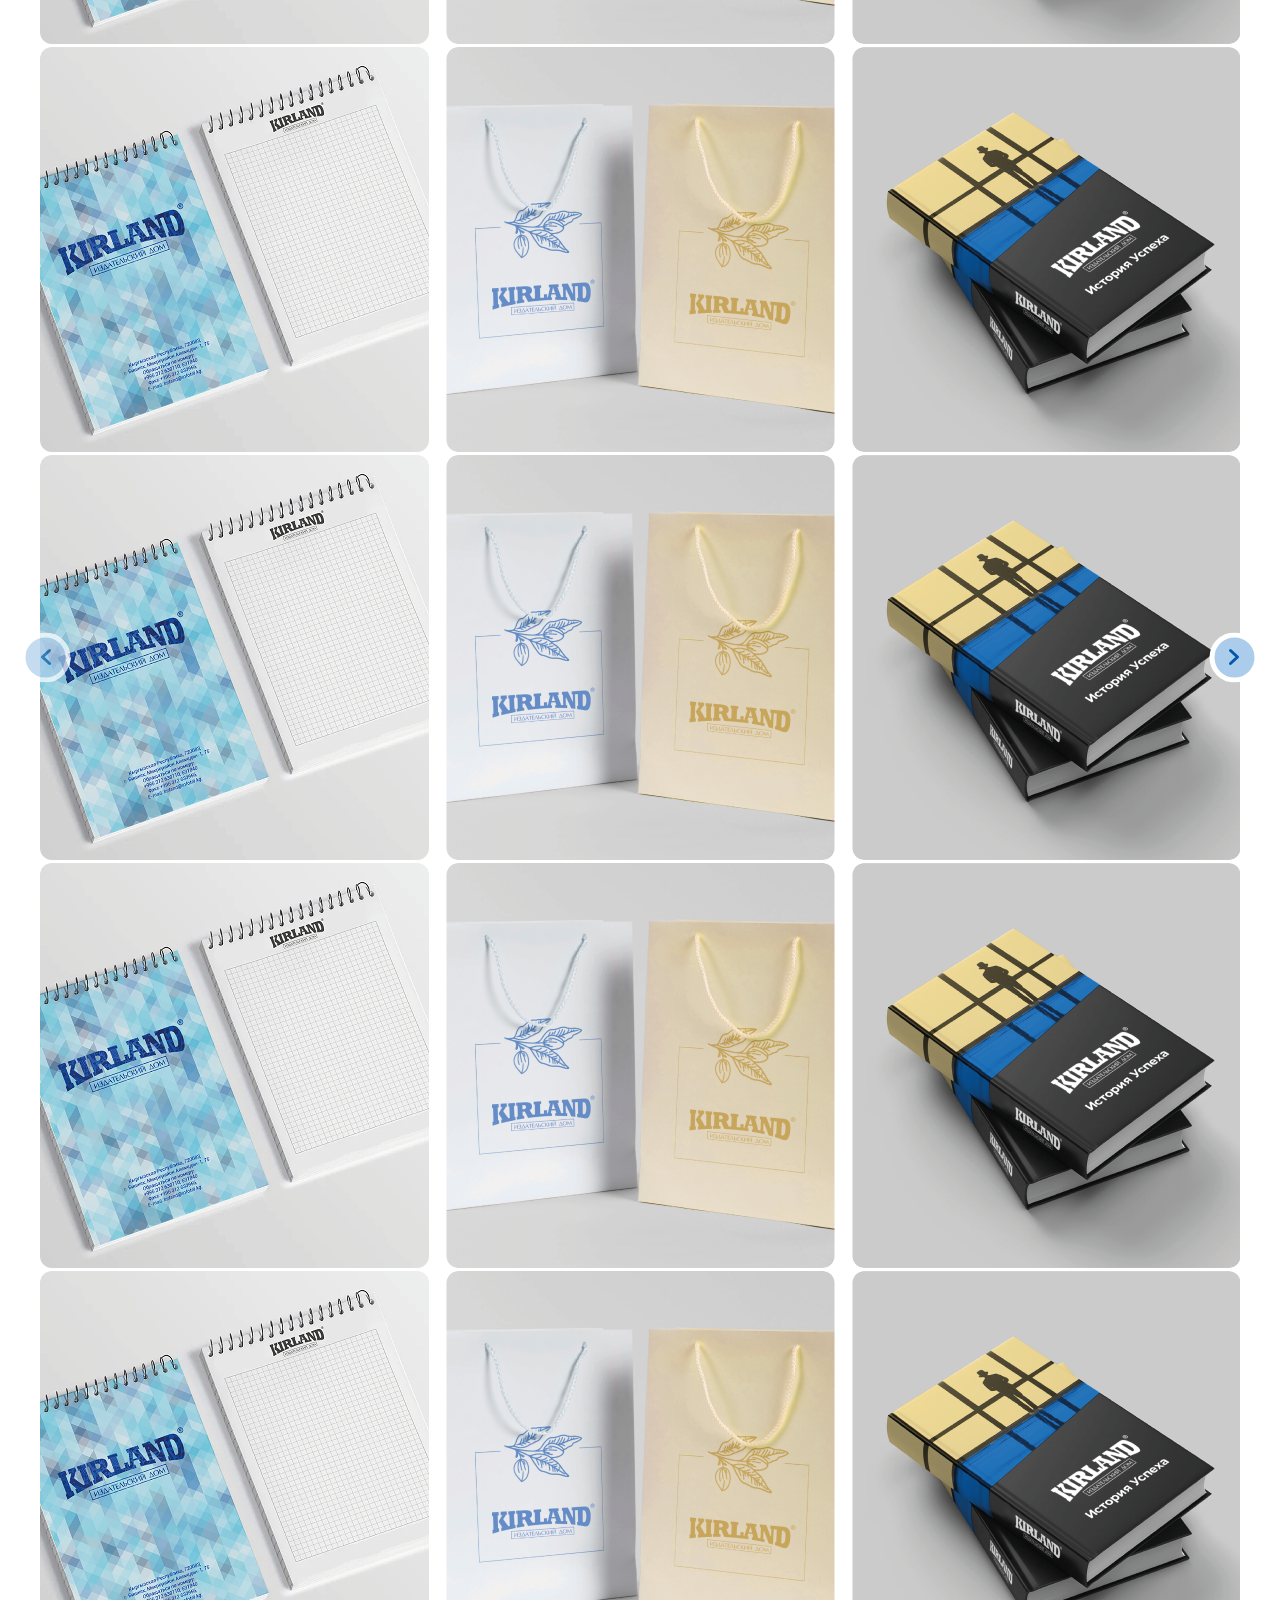
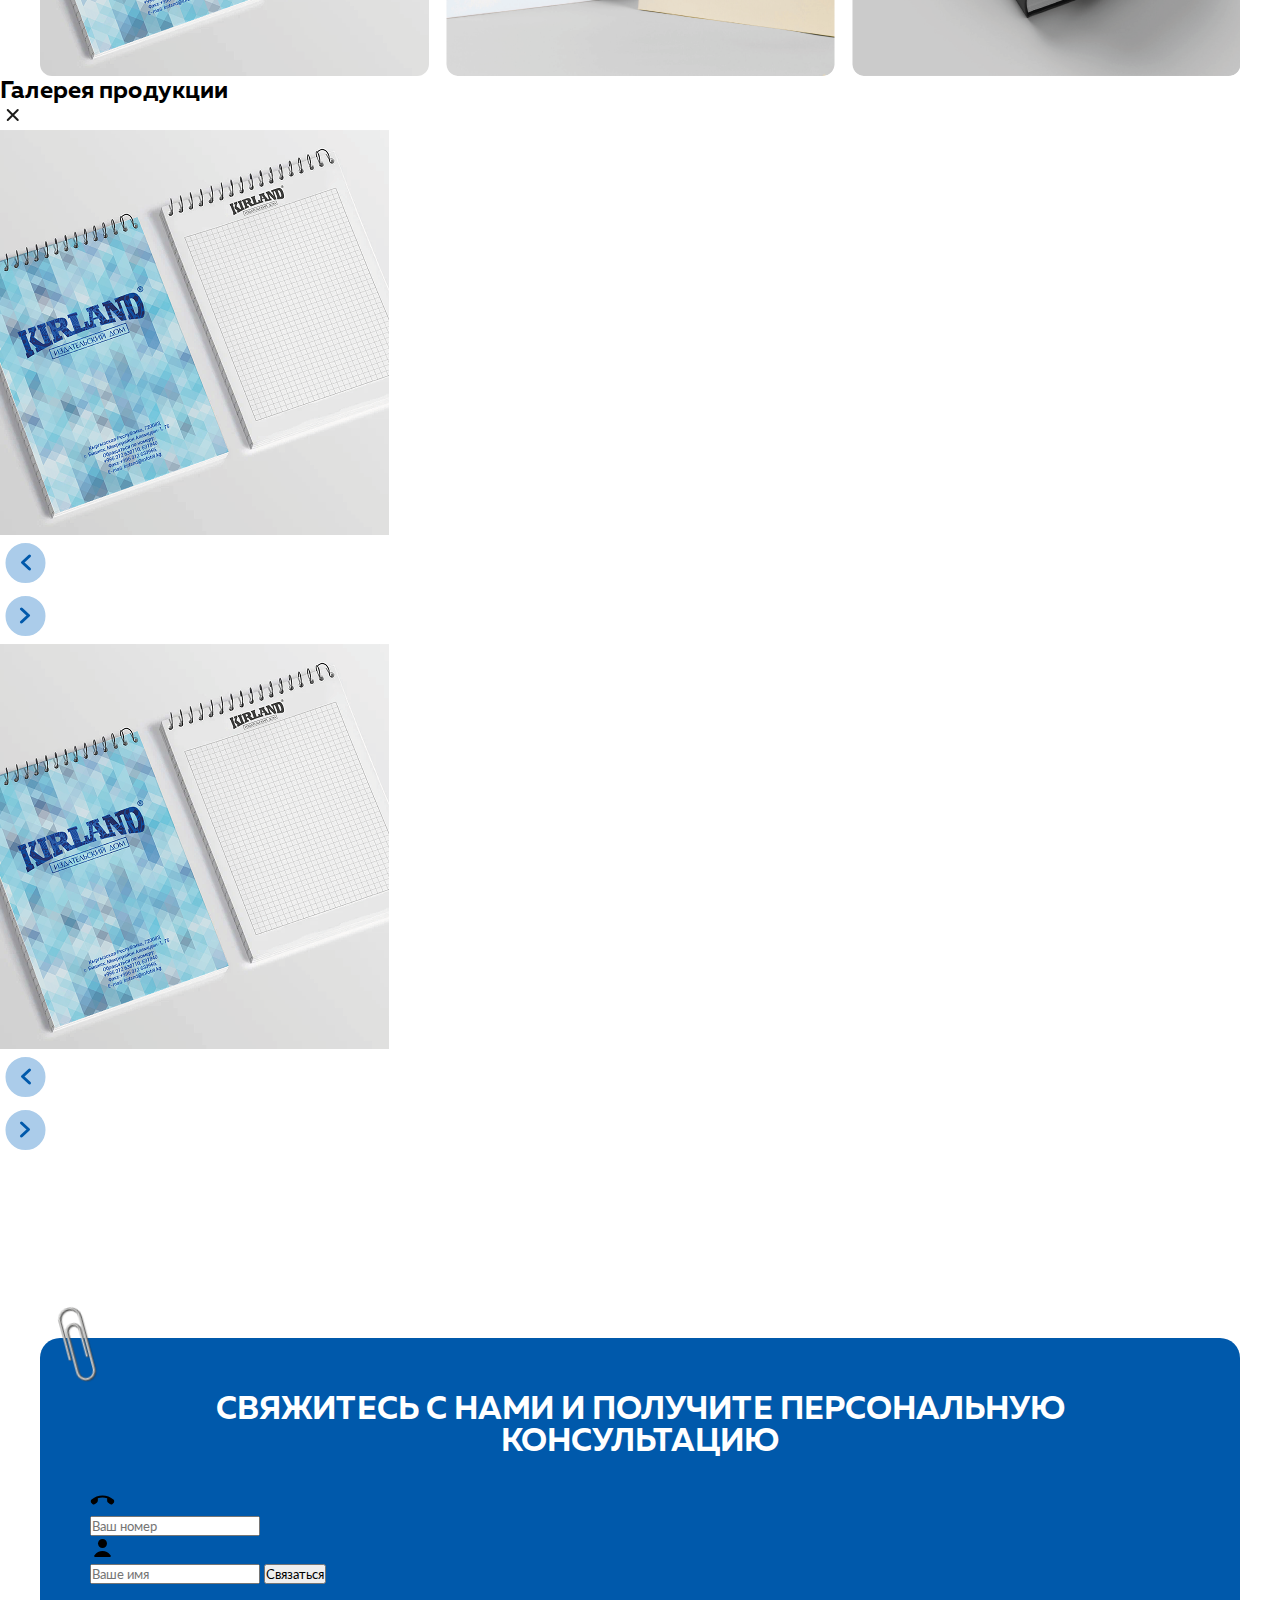
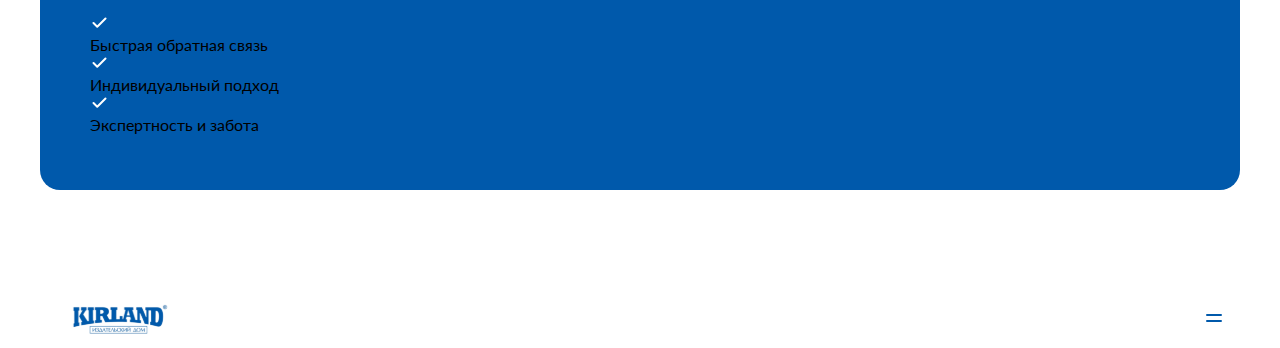
<file: souvenir.html>
<!DOCTYPE html>
<html lang="en">
  <head>
    <meta charset="UTF-8" />
    <meta name="viewport" content="width=device-width, initial-scale=1.0" />
    <link rel="preconnect" href="https://fonts.googleapis.com" />
    <link rel="preconnect" href="https://fonts.gstatic.com" crossorigin />
    <link
      href="https://fonts.googleapis.com/css2?family=Lato:ital,wght@0,100;0,300;0,400;0,700;0,900;1,100;1,300;1,400;1,700;1,900&display=swap"
      rel="stylesheet"
    />
    <link rel="icon" type="image/x-icon" href="./assets/img/favicon/favicon.ico" />
    <link rel="stylesheet" href="https://cdn.jsdelivr.net/npm/swiper@11/swiper-bundle.min.css" />
    <link rel="stylesheet" href="./assets/styles/main.css" />
    <title>Kirland</title>
  </head>
  <body>
    <header class="header">
      <nav class="nav container">
        <a href="./index.html" class="nav_logo main">
          <img src="./assets/img/logo_blue.svg" alt="" />
        </a>
        <div class="nav_links main">
          <a href="./package.html" class="nav_link main">Упаковка</a>
          <a href="./souvenir.html" class="nav_link main">Сувенирная продукция</a>
          <a href="./offset.html" class="nav_link main">Офсетная печать</a>
          <a href="./seal.html" class="nav_link main">Цифровая печать</a>
        </div>
        <a href="" class="nav_right main">
          <svg width="24" height="24" viewBox="0 0 24 24" fill="none" xmlns="http://www.w3.org/2000/svg">
            <mask
              id="mask0_277_331"
              style="mask-type: alpha"
              maskUnits="userSpaceOnUse"
              x="0"
              y="7"
              width="24"
              height="10"
            >
              <path
                d="M4.57998 16.0304L6.57998 14.4404C7.05998 14.0604 7.33998 13.4804 7.33998 12.8704V10.2704C10.36 9.2904 13.63 9.2804 16.66 10.2704V12.8804C16.66 13.4904 16.94 14.0704 17.42 14.4504L19.41 16.0304C20.21 16.6604 21.35 16.6004 22.07 15.8804L23.29 14.6604C24.09 13.8604 24.09 12.5304 23.24 11.7804C16.83 6.1204 7.16998 6.1204 0.759981 11.7804C-0.0900191 12.5304 -0.0900191 13.8604 0.709981 14.6604L1.92998 15.8804C2.63998 16.6004 3.77998 16.6604 4.57998 16.0304Z"
                fill="black"
              />
            </mask>
            <g mask="url(#mask0_277_331)">
              <rect width="24" height="24" fill="currentColor" />
            </g>
          </svg>
          <p>0312 630110</p>
        </a>
        <div class="nav_burger">
          <img src="./assets/img/burger_menu.svg" alt="" />
        </div>
      </nav>
    </header>

    <div class="overlay"></div>

    <div class="burger_menu">
      <div class="burger_menu_top">
        <p>Меню</p>
        <img src="./assets/img/burger_menu_close.png" class="burger_close" alt="" />
      </div>
      <div class="burger_menu_links">
        <a href="./package.html" class="burger_link">Упаковка</a>
        <a href="./souvenir.html" class="burger_link">Сувенирная продукция</a>
        <a href="./offset.html" class="burger_link">Офсетная печать</a>
        <a href="./seal.html" class="burger_link">Цифровая печать</a>
      </div>
      <div class="burger_menu_bottom">
        <a href="" class="nav_right mobile">
          <svg width="24" height="24" viewBox="0 0 24 24" fill="none" xmlns="http://www.w3.org/2000/svg">
            <mask
              id="mask0_282_6572"
              style="mask-type: alpha"
              maskUnits="userSpaceOnUse"
              x="0"
              y="7"
              width="24"
              height="10"
            >
              <path
                d="M4.5801 16.0302L6.5801 14.4402C7.0601 14.0602 7.3401 13.4802 7.3401 12.8702V10.2702C10.3601 9.29016 13.6301 9.28016 16.6601 10.2702V12.8802C16.6601 13.4902 16.9401 14.0702 17.4201 14.4502L19.4101 16.0302C20.2101 16.6602 21.3501 16.6002 22.0701 15.8802L23.2901 14.6602C24.0901 13.8602 24.0901 12.5302 23.2401 11.7802C16.8301 6.12016 7.1701 6.12016 0.760103 11.7802C-0.089897 12.5302 -0.089897 13.8602 0.710103 14.6602L1.9301 15.8802C2.6401 16.6002 3.7801 16.6602 4.5801 16.0302Z"
                fill="black"
              />
            </mask>
            <g mask="url(#mask0_282_6572)">
              <rect width="24" height="24" fill="#0059AB" />
            </g>
          </svg>
          <p>0312 630110</p>
        </a>
      </div>
    </div>

    <main class="main">
      <section class="offset_banner">
        <img src="./assets/img/souvenir_header_bg.svg" class="offset_bg" alt="" />
        <div class="offset_banner_content container">
          <div class="offset_banner_top">
            <h2 class="offset_banner_title">Сувенирная продукция</h2>
            <div class="offset_banner_top_bottom mobile">
              <a href="" class="btn"> +996 557 630 110 </a>
              <div class="main_content_item_left_socials mobile">
                <a href="" class="main_content_item_left_social">
                  <img src="./assets/img/insta.svg" alt="" />
                </a>
                <a href="" class="main_content_item_left_social">
                  <img src="./assets/img/whatsapp.svg" alt="" />
                </a>
              </div>
            </div>
          </div>
          <div class="offset_banner_bottom">
            <div class="offset_banner_item">
              <p class="offset_banner_item_subtitle">“</p>
              <p class="offset_banner_item_text">
                Lorem ipsum dolor sit amet, consectetur adipiscing elit, sed do eiusmod tempor incididunt ut labore et
                dolore magna aliqua.
              </p>
            </div>
            <a href="" class="btn"> +996 557 630 110 </a>
            <div class="offset_banner_item">
              <p class="offset_banner_item_text">
                Ut enim ad minim veniam, Lorem ipsum dolor sit amet, consectetur adipiscing elit, sed do eiusmod tempor
                incididunt ut labore et dolore magna aliqua.
              </p>
              <div class="main_content_item_left_socials">
                <a href="" class="main_content_item_left_social">
                  <img src="./assets/img/insta.svg" alt="" />
                </a>
                <a href="" class="main_content_item_left_social">
                  <img src="./assets/img/whatsapp.svg" alt="" />
                </a>
              </div>
            </div>
          </div>
        </div>
      </section>

      <section class="offset_gallery">
        <div class="offset_gallery_content container">
          <div class="offset_banner_bottom mobile">
            <div class="offset_banner_item">
              <p class="offset_banner_item_subtitle">“</p>
              <p class="offset_banner_item_text">
                Lorem ipsum dolor sit amet, consectetur adipiscing elit, sed do eiusmod tempor incididunt ut labore et
                dolore magna aliqua.
              </p>
            </div>
            <div class="offset_banner_item">
              <p class="offset_banner_item_text">
                Ut enim ad minim veniam, Lorem ipsum dolor sit amet, consectetur adipiscing elit, sed do eiusmod tempor
                incididunt ut labore et dolore magna aliqua.
              </p>
              <div class="main_content_item_left_socials">
                <a href="" class="main_content_item_left_social">
                  <img src="./assets/img/insta.svg" alt="" />
                </a>
                <a href="" class="main_content_item_left_social">
                  <img src="./assets/img/whatsapp.svg" alt="" />
                </a>
              </div>
            </div>
          </div>
          <h2 class="title">Галерея продукции</h2>
          <div class="package_plans_categories souvenir_plans">
            <div class="package_plans_category souvenir_category active">Все категории</div>
            <div class="package_plans_category souvenir_category">Бейсболки</div>
            <div class="package_plans_category souvenir_category">Ручки</div>
            <div class="package_plans_category souvenir_category">Ежедневники</div>
          </div>
          <div class="offset_gallery_swiper_wrapper">
            <div class="swiper offset_gallery_swiper">
              <div class="swiper-wrapper">
                <div class="swiper-slide offset_gallery_item">
                  <img src="./assets/img/offset_gallery_1.png" class="offset_gallery_img" alt="" />
                  <div class="offset_gallery_images">
                    <img src="./assets/img/offset_gallery_1.png" class="offset_gallery_img" alt="" />
                    <img src="./assets/img/offset_gallery_1.png" class="offset_gallery_img" alt="" />
                    <img src="./assets/img/offset_gallery_1.png" class="offset_gallery_img" alt="" />
                    <img src="./assets/img/offset_gallery_1.png" class="offset_gallery_img" alt="" />
                  </div>
                </div>
                <div class="swiper-slide offset_gallery_item">
                  <img src="./assets/img/offset_gallery_2.png" class="offset_gallery_img" alt="" />
                  <div class="offset_gallery_images">
                    <img src="./assets/img/offset_gallery_2.png" class="offset_gallery_img" alt="" />
                    <img src="./assets/img/offset_gallery_2.png" class="offset_gallery_img" alt="" />
                    <img src="./assets/img/offset_gallery_2.png" class="offset_gallery_img" alt="" />
                    <img src="./assets/img/offset_gallery_2.png" class="offset_gallery_img" alt="" />
                  </div>
                </div>
                <div class="swiper-slide offset_gallery_item">
                  <img src="./assets/img/offset_gallery_3.png" class="offset_gallery_img" alt="" />
                  <div class="offset_gallery_images">
                    <img src="./assets/img/offset_gallery_3.png" class="offset_gallery_img" alt="" />
                    <img src="./assets/img/offset_gallery_3.png" class="offset_gallery_img" alt="" />
                    <img src="./assets/img/offset_gallery_3.png" class="offset_gallery_img" alt="" />
                    <img src="./assets/img/offset_gallery_3.png" class="offset_gallery_img" alt="" />
                  </div>
                </div>
                <div class="swiper-slide offset_gallery_item">
                  <img src="./assets/img/offset_gallery_1.png" class="offset_gallery_img" alt="" />
                </div>
                <div class="swiper-slide offset_gallery_item">
                  <img src="./assets/img/offset_gallery_2.png" class="offset_gallery_img" alt="" />
                </div>
              </div>
            </div>
            <div class="offset_gallery_next">
              <svg width="51" height="50" viewBox="0 0 51 50" fill="none" xmlns="http://www.w3.org/2000/svg">
                <circle cx="25.5" cy="25" r="22.5" fill="#ABCCEA" stroke="white" stroke-width="5" />
                <path
                  d="M29.5 31L22.5 24.5L29.5 18"
                  stroke="#0059AB"
                  stroke-width="3"
                  stroke-linecap="round"
                  stroke-linejoin="round"
                />
              </svg>
            </div>
            <div class="offset_gallery_prev">
              <svg width="51" height="50" viewBox="0 0 51 50" fill="none" xmlns="http://www.w3.org/2000/svg">
                <circle
                  cx="25"
                  cy="25"
                  r="22.5"
                  transform="matrix(-1 0 0 1 50.5 0)"
                  fill="#ABCCEA"
                  stroke="white"
                  stroke-width="5"
                />
                <path
                  d="M21.5 31L28.5 24.5L21.5 18"
                  stroke="#0059AB"
                  stroke-width="3"
                  stroke-linecap="round"
                  stroke-linejoin="round"
                />
              </svg>
            </div>
          </div>
        </div>
        <div class="offset_gallery_modal">
          <h2>Галерея продукции</h2>
          <div class="offset_gallery_close">
            <svg width="25" height="24" viewBox="0 0 25 24" fill="none" xmlns="http://www.w3.org/2000/svg">
              <path
                d="M17.7402 7L7.74023 17M7.74023 7L17.7402 17"
                stroke="#1D1D1B"
                stroke-width="2"
                stroke-linecap="round"
                stroke-linejoin="round"
              />
            </svg>
          </div>
          <div class="swiper_gallery_modal_wrapper">
            <div class="swiper offset_gallery_modal_swiper_2">
              <div class="swiper-wrapper">
                <div class="swiper-slide">
                  <img src="./assets/img/offset_gallery_1.png" />
                </div>
              </div>
            </div>
            <div class="offset_gallery_modal_next">
              <svg width="51" height="50" viewBox="0 0 51 50" fill="none" xmlns="http://www.w3.org/2000/svg">
                <circle cx="25.5" cy="25" r="22.5" fill="#ABCCEA" stroke="white" stroke-width="5" />
                <path
                  d="M29.5 31L22.5 24.5L29.5 18"
                  stroke="#0059AB"
                  stroke-width="3"
                  stroke-linecap="round"
                  stroke-linejoin="round"
                />
              </svg>
            </div>
            <div class="offset_gallery_modal_prev">
              <svg width="51" height="50" viewBox="0 0 51 50" fill="none" xmlns="http://www.w3.org/2000/svg">
                <circle
                  cx="25"
                  cy="25"
                  r="22.5"
                  transform="matrix(-1 0 0 1 50.5 0)"
                  fill="#ABCCEA"
                  stroke="white"
                  stroke-width="5"
                />
                <path
                  d="M21.5 31L28.5 24.5L21.5 18"
                  stroke="#0059AB"
                  stroke-width="3"
                  stroke-linecap="round"
                  stroke-linejoin="round"
                />
              </svg>
            </div>
          </div>
          <div class="swiper_gallery_modal_thumbs_wrapper">
            <div thumbsSlider="" class="swiper offset_gallery_modal_swiper">
              <div class="swiper-wrapper">
                <div class="swiper-slide">
                  <img src="./assets/img/offset_gallery_1.png" />
                </div>
              </div>
            </div>
            <div class="offset_gallery_thumbs_next">
              <svg width="51" height="50" viewBox="0 0 51 50" fill="none" xmlns="http://www.w3.org/2000/svg">
                <circle cx="25.5" cy="25" r="22.5" fill="#ABCCEA" stroke="white" stroke-width="5" />
                <path
                  d="M29.5 31L22.5 24.5L29.5 18"
                  stroke="#0059AB"
                  stroke-width="3"
                  stroke-linecap="round"
                  stroke-linejoin="round"
                />
              </svg>
            </div>
            <div class="offset_gallery_thumbs_prev">
              <svg width="51" height="50" viewBox="0 0 51 50" fill="none" xmlns="http://www.w3.org/2000/svg">
                <circle
                  cx="25"
                  cy="25"
                  r="22.5"
                  transform="matrix(-1 0 0 1 50.5 0)"
                  fill="#ABCCEA"
                  stroke="white"
                  stroke-width="5"
                />
                <path
                  d="M21.5 31L28.5 24.5L21.5 18"
                  stroke="#0059AB"
                  stroke-width="3"
                  stroke-linecap="round"
                  stroke-linejoin="round"
                />
              </svg>
            </div>
          </div>
        </div>
      </section>

      <section class="contact">
        <div class="container">
          <div class="contact_content">
            <img src="./assets/img/contact_img.svg" alt="" class="contact_img" />
            <h2 class="contact_title">Свяжитесь с нами и получите персональную консультацию</h2>
            <form action="" class="contact_form">
              <label for="phone" class="contact_label">
                <div class="contact_icon">
                  <svg width="25" height="24" viewBox="0 0 25 24" fill="none" xmlns="http://www.w3.org/2000/svg">
                    <mask
                      id="mask0_315_396"
                      style="mask-type: alpha"
                      maskUnits="userSpaceOnUse"
                      x="0"
                      y="7"
                      width="25"
                      height="10"
                    >
                      <path
                        d="M5.07998 16.0302L7.07998 14.4402C7.55998 14.0602 7.83998 13.4802 7.83998 12.8702V10.2702C10.86 9.29016 14.13 9.28016 17.16 10.2702V12.8802C17.16 13.4902 17.44 14.0702 17.92 14.4502L19.91 16.0302C20.71 16.6602 21.85 16.6002 22.57 15.8802L23.79 14.6602C24.59 13.8602 24.59 12.5302 23.74 11.7802C17.33 6.12016 7.66998 6.12016 1.25998 11.7802C0.409981 12.5302 0.409981 13.8602 1.20998 14.6602L2.42998 15.8802C3.13998 16.6002 4.27998 16.6602 5.07998 16.0302Z"
                        fill="currentColor"
                      />
                    </mask>
                    <g mask="url(#mask0_315_396)">
                      <rect x="0.5" width="24" height="24" fill="currentColor" />
                    </g>
                  </svg>
                </div>
                <input type="number" id="phone" placeholder="Ваш номер" class="contact_input" />
              </label>
              <label for="name" class="contact_label">
                <div class="contact_icon">
                  <svg width="25" height="24" viewBox="0 0 25 24" fill="none" xmlns="http://www.w3.org/2000/svg">
                    <path
                      d="M12.5 15C9.3299 15 6.51077 16.5306 4.71597 18.906C4.32968 19.4172 4.13653 19.6728 4.14285 20.0183C4.14773 20.2852 4.31533 20.6219 4.52534 20.7867C4.79716 21 5.17384 21 5.9272 21H19.0727C19.8261 21 20.2028 21 20.4746 20.7867C20.6846 20.6219 20.8522 20.2852 20.8571 20.0183C20.8634 19.6728 20.6703 19.4172 20.284 18.906C18.4892 16.5306 15.67 15 12.5 15Z"
                      fill="currentColor"
                    />
                    <path
                      d="M12.5 12C14.9853 12 17 9.98528 17 7.5C17 5.01472 14.9853 3 12.5 3C10.0147 3 7.99997 5.01472 7.99997 7.5C7.99997 9.98528 10.0147 12 12.5 12Z"
                      fill="currentColor"
                    />
                  </svg>
                </div>
                <input type="number" id="name" placeholder="Ваше имя" class="contact_input" />
              </label>
              <button class="contact_btn">Связаться</button>
            </form>
            <div class="contact_bottom">
              <div class="contact_item">
                <img src="./assets/img/contact_check.svg" alt="" />
                <p>Быстрая обратная связь</p>
              </div>
              <div class="contact_item">
                <img src="./assets/img/contact_check.svg" alt="" />
                <p>Индивидуальный подход</p>
              </div>
              <div class="contact_item">
                <img src="./assets/img/contact_check.svg" alt="" />
                <p>Экспертность и забота</p>
              </div>
            </div>
          </div>
        </div>
      </section>
    </main>

    <footer class="footer">
      <nav class="nav container">
        <a href="./index.html" class="nav_logo">
          <img src="./assets/img/logo_blue.svg" alt="" />
        </a>
        <div class="nav_links">
          <a href="./package.html" class="nav_link">Упаковка</a>
          <a href="./souvenir.html" class="nav_link">Сувенирная продукция</a>
          <a href="./offset.html" class="nav_link">Офсетная печать</a>
          <a href="./seal.html" class="nav_link">Цифровая печать</a>
        </div>
        <a href="" class="nav_right">
          <svg width="24" height="24" viewBox="0 0 24 24" fill="none" xmlns="http://www.w3.org/2000/svg">
            <mask
              id="mask0_277_331"
              style="mask-type: alpha"
              maskUnits="userSpaceOnUse"
              x="0"
              y="7"
              width="24"
              height="10"
            >
              <path
                d="M4.57998 16.0304L6.57998 14.4404C7.05998 14.0604 7.33998 13.4804 7.33998 12.8704V10.2704C10.36 9.2904 13.63 9.2804 16.66 10.2704V12.8804C16.66 13.4904 16.94 14.0704 17.42 14.4504L19.41 16.0304C20.21 16.6604 21.35 16.6004 22.07 15.8804L23.29 14.6604C24.09 13.8604 24.09 12.5304 23.24 11.7804C16.83 6.1204 7.16998 6.1204 0.759981 11.7804C-0.0900191 12.5304 -0.0900191 13.8604 0.709981 14.6604L1.92998 15.8804C2.63998 16.6004 3.77998 16.6604 4.57998 16.0304Z"
                fill="black"
              />
            </mask>
            <g mask="url(#mask0_277_331)">
              <rect width="24" height="24" fill="currentColor" />
            </g>
          </svg>
          <p>0312 630110</p>
        </a>
        <div class="nav_burger">
          <img src="./assets/img/burger_menu_footer.svg" alt="" />
        </div>
      </nav>
    </footer>

    <script src="https://cdn.jsdelivr.net/npm/swiper@11/swiper-bundle.min.js"></script>
    <script src="./assets/js/jquery-3.7.1.min.js"></script>
    <script src="./assets/js/main.js"></script>
    <script>
      let swiper = new Swiper(".offset_gallery_swiper", {
        slidesPerView: 1,
        spaceBetween: 10,
        pagination: {
          el: ".swiper-pagination",
        },
        navigation: {
          nextEl: ".offset_gallery_prev",
          prevEl: ".offset_gallery_next",
        },
        speed: 600,
        breakpoints: {
          576: {
            slidesPerView: 2,
            spaceBetween: 10,
          },
          768: {
            slidesPerView: 3,
            spaceBetween: 18,
          },
          1200: {
            slidesPerView: 3,
            spaceBetween: 18,
          },
        },
      });
    </script>
  </body>
</html>
</file>
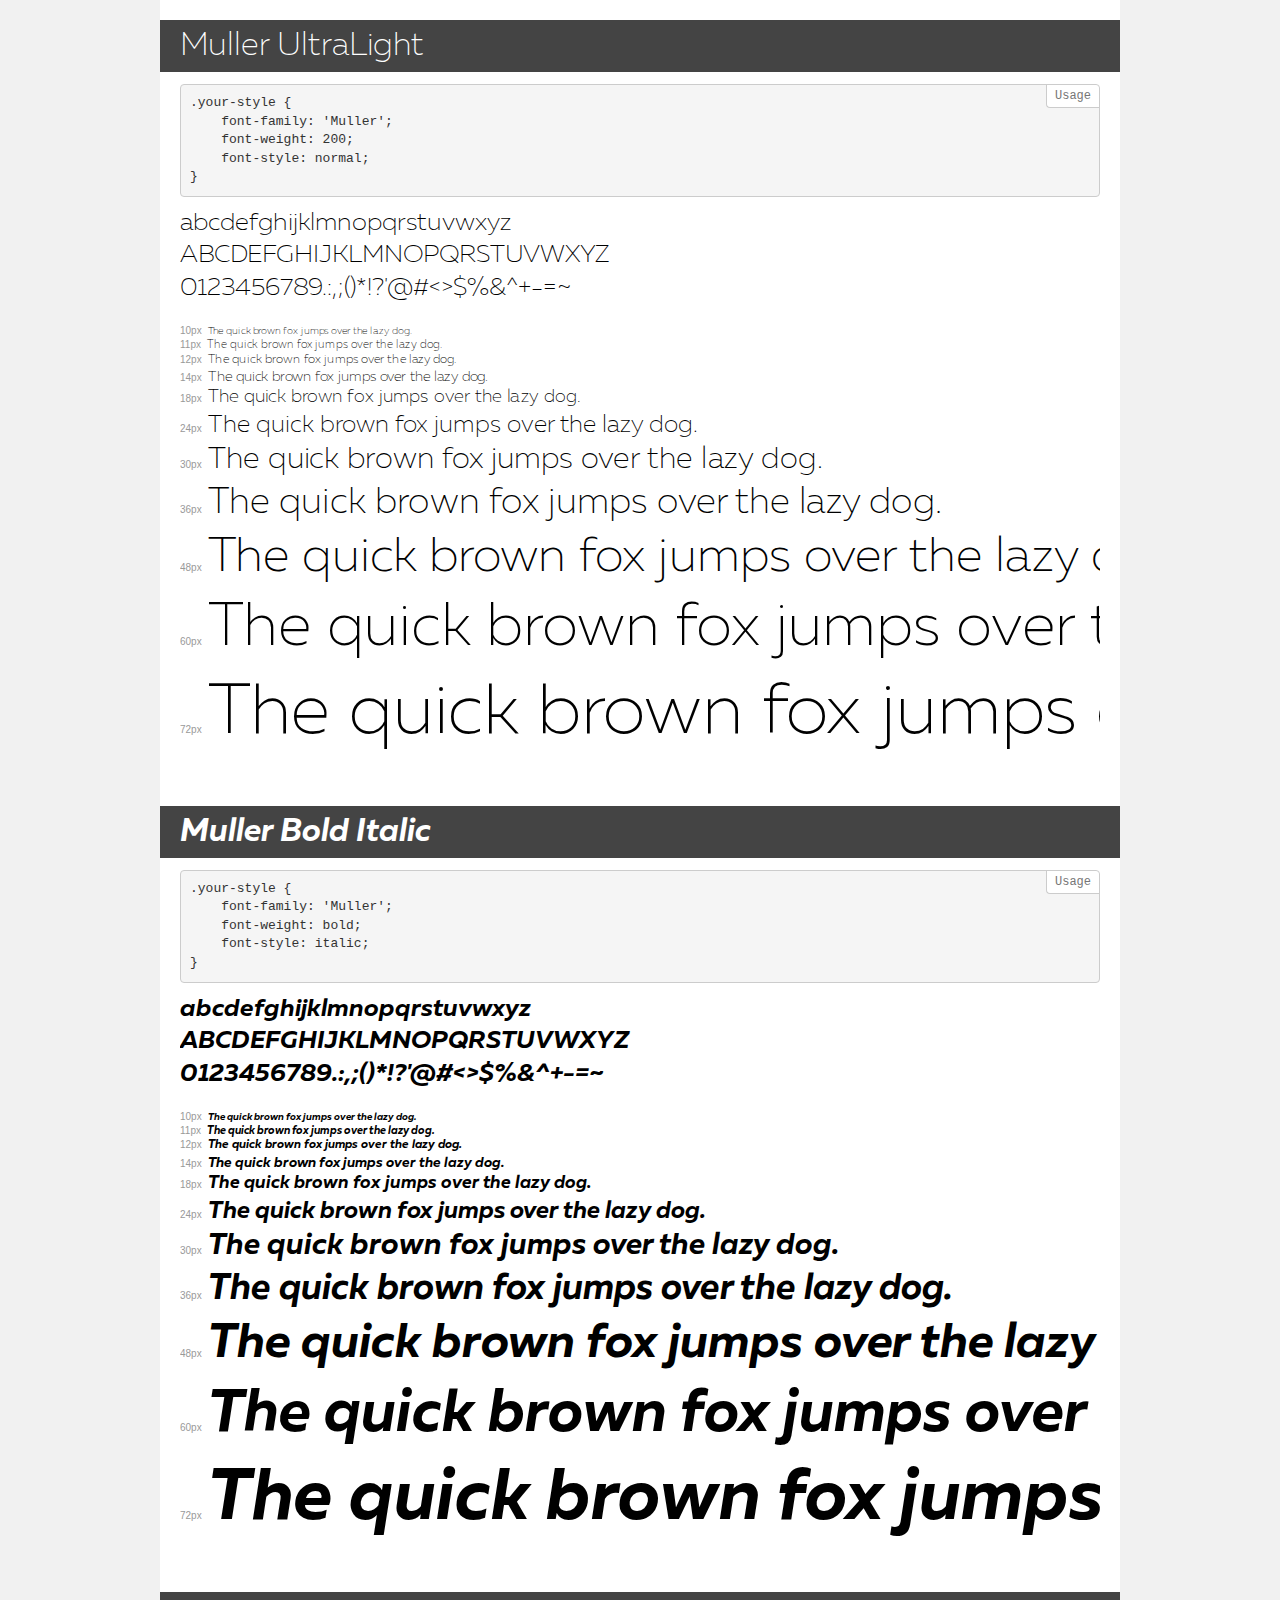
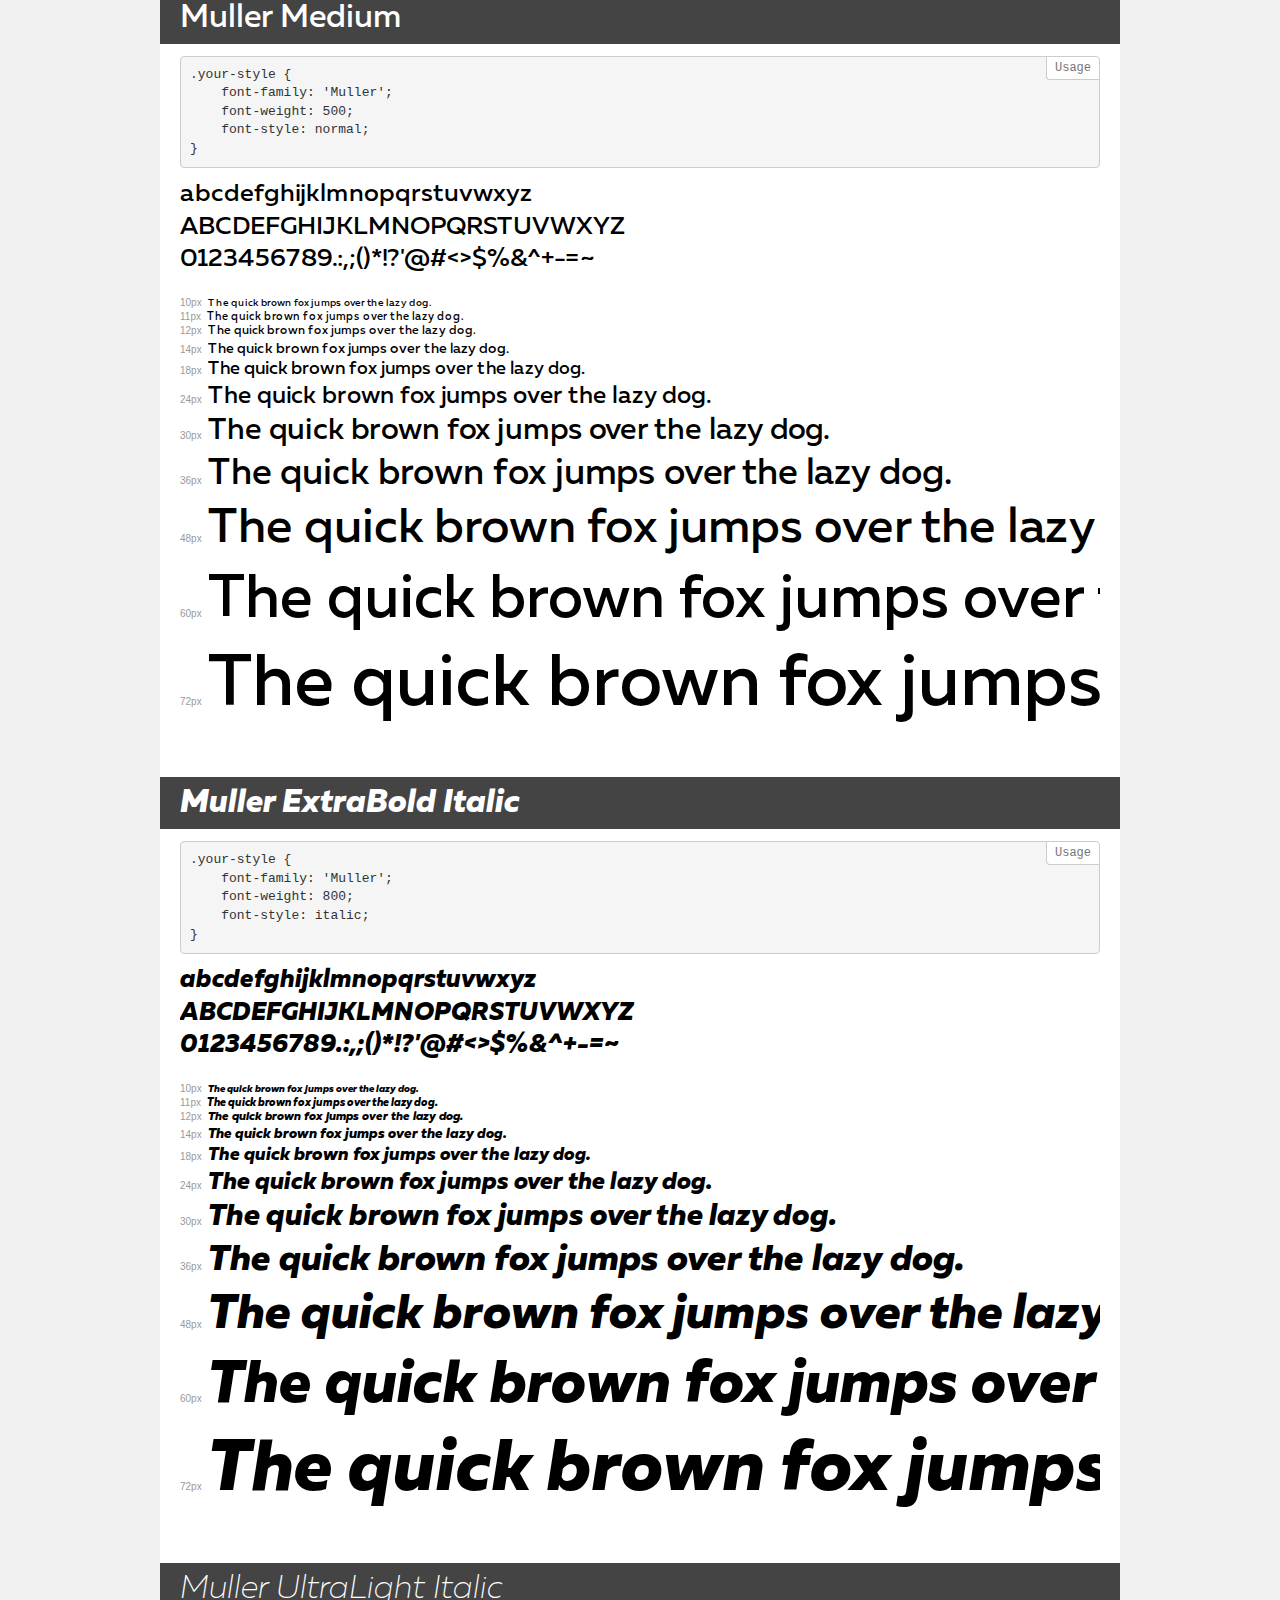
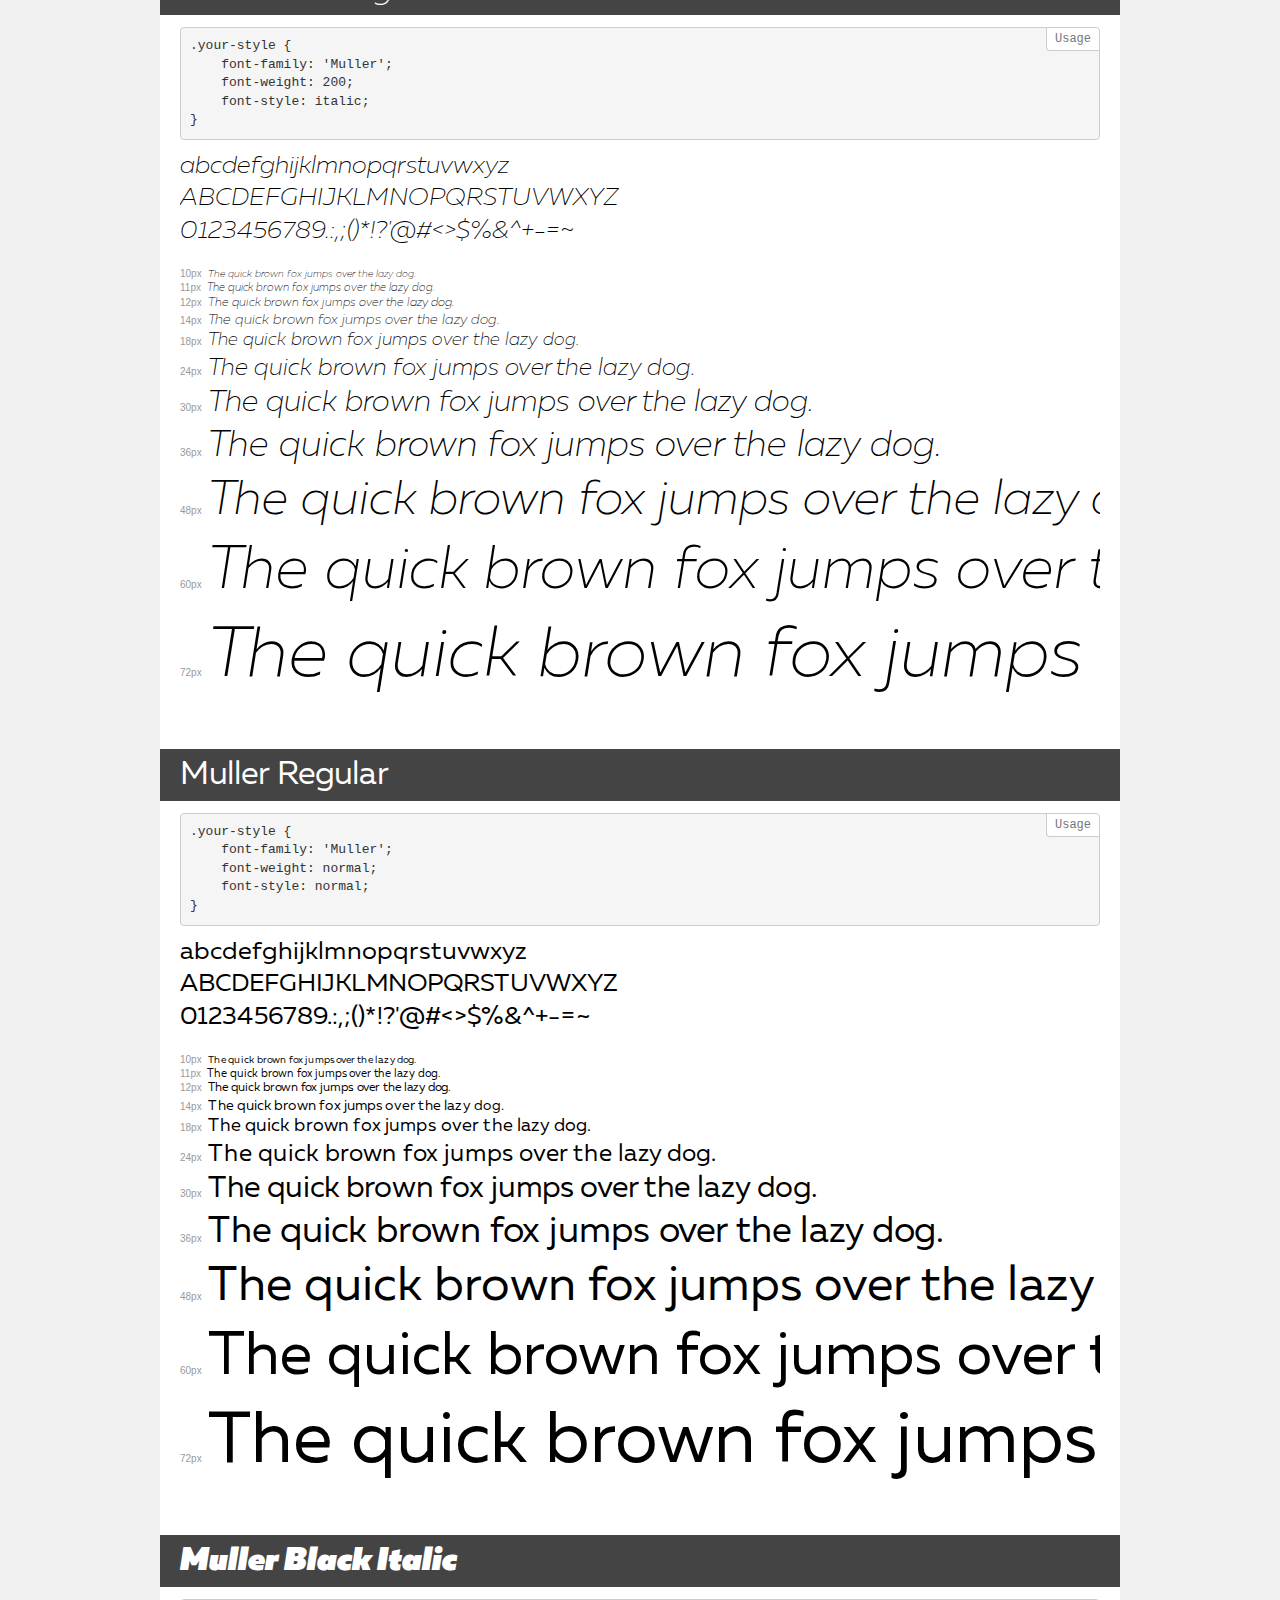
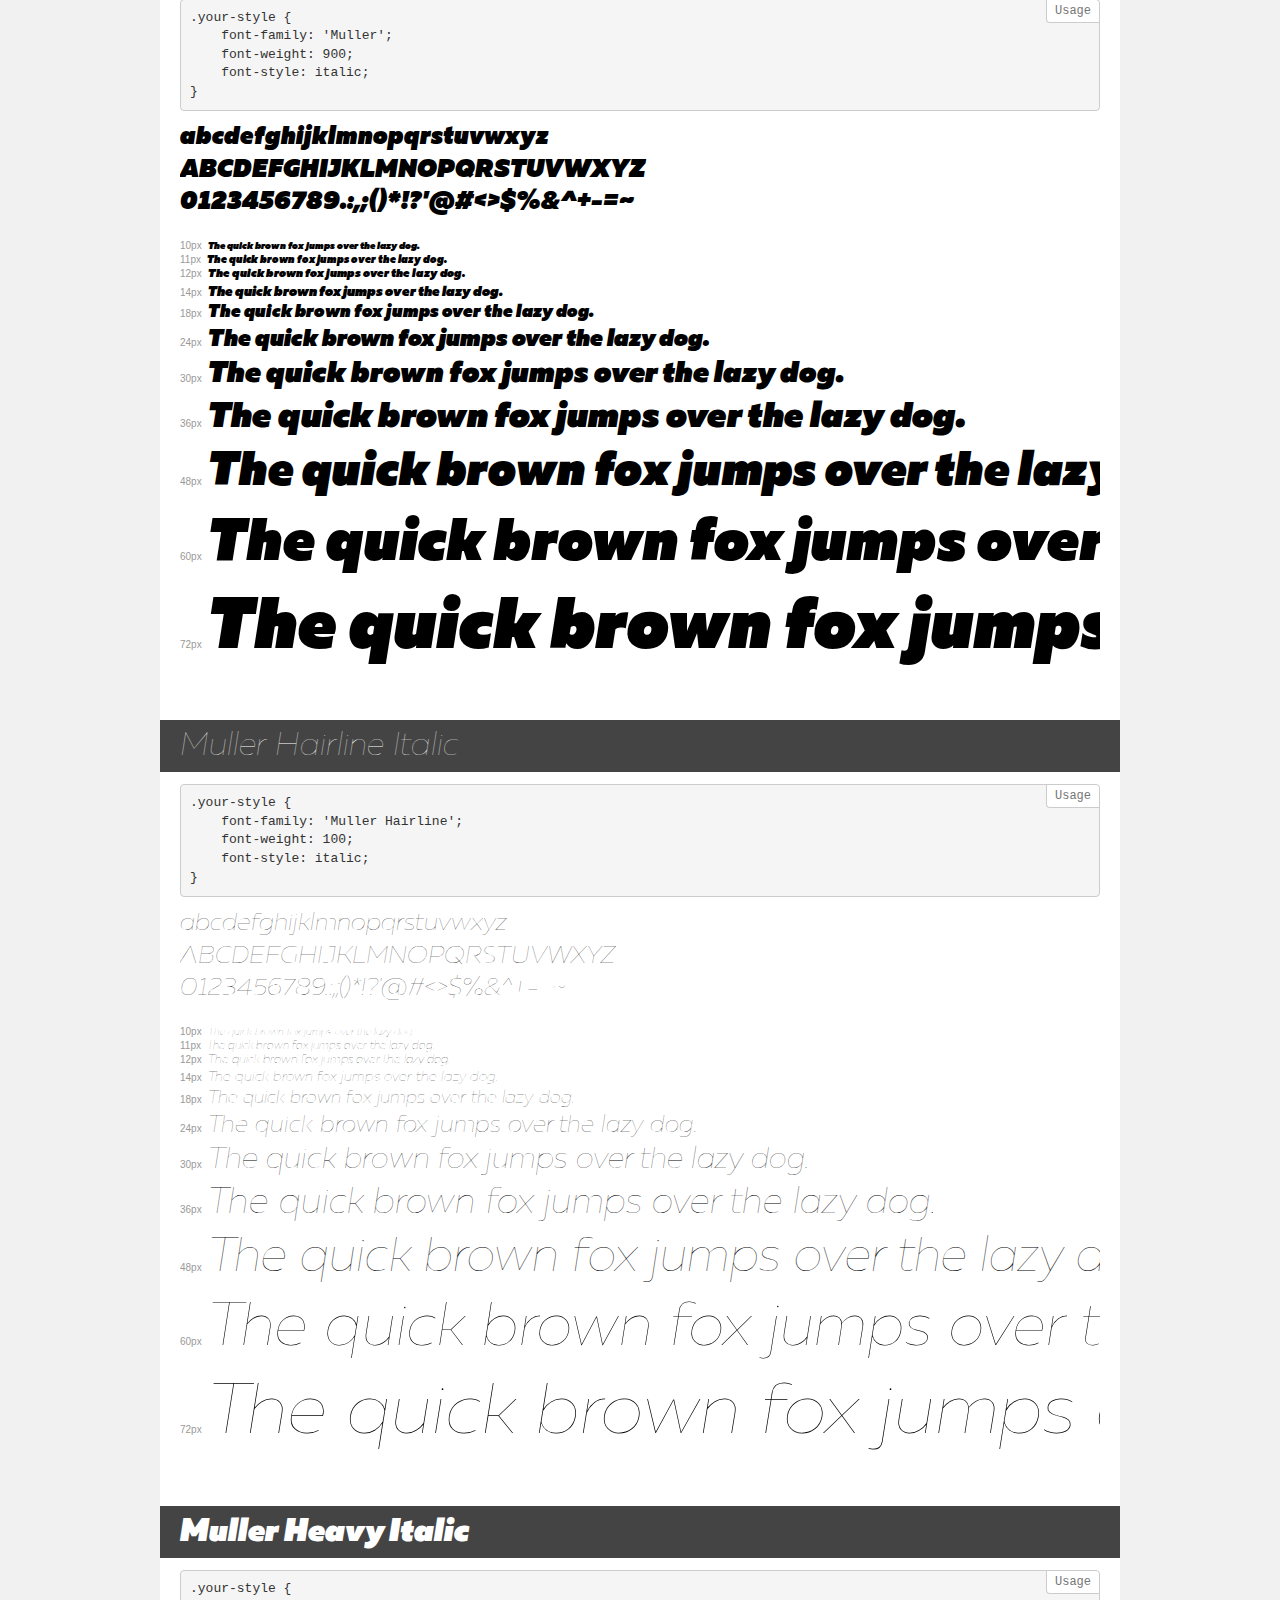
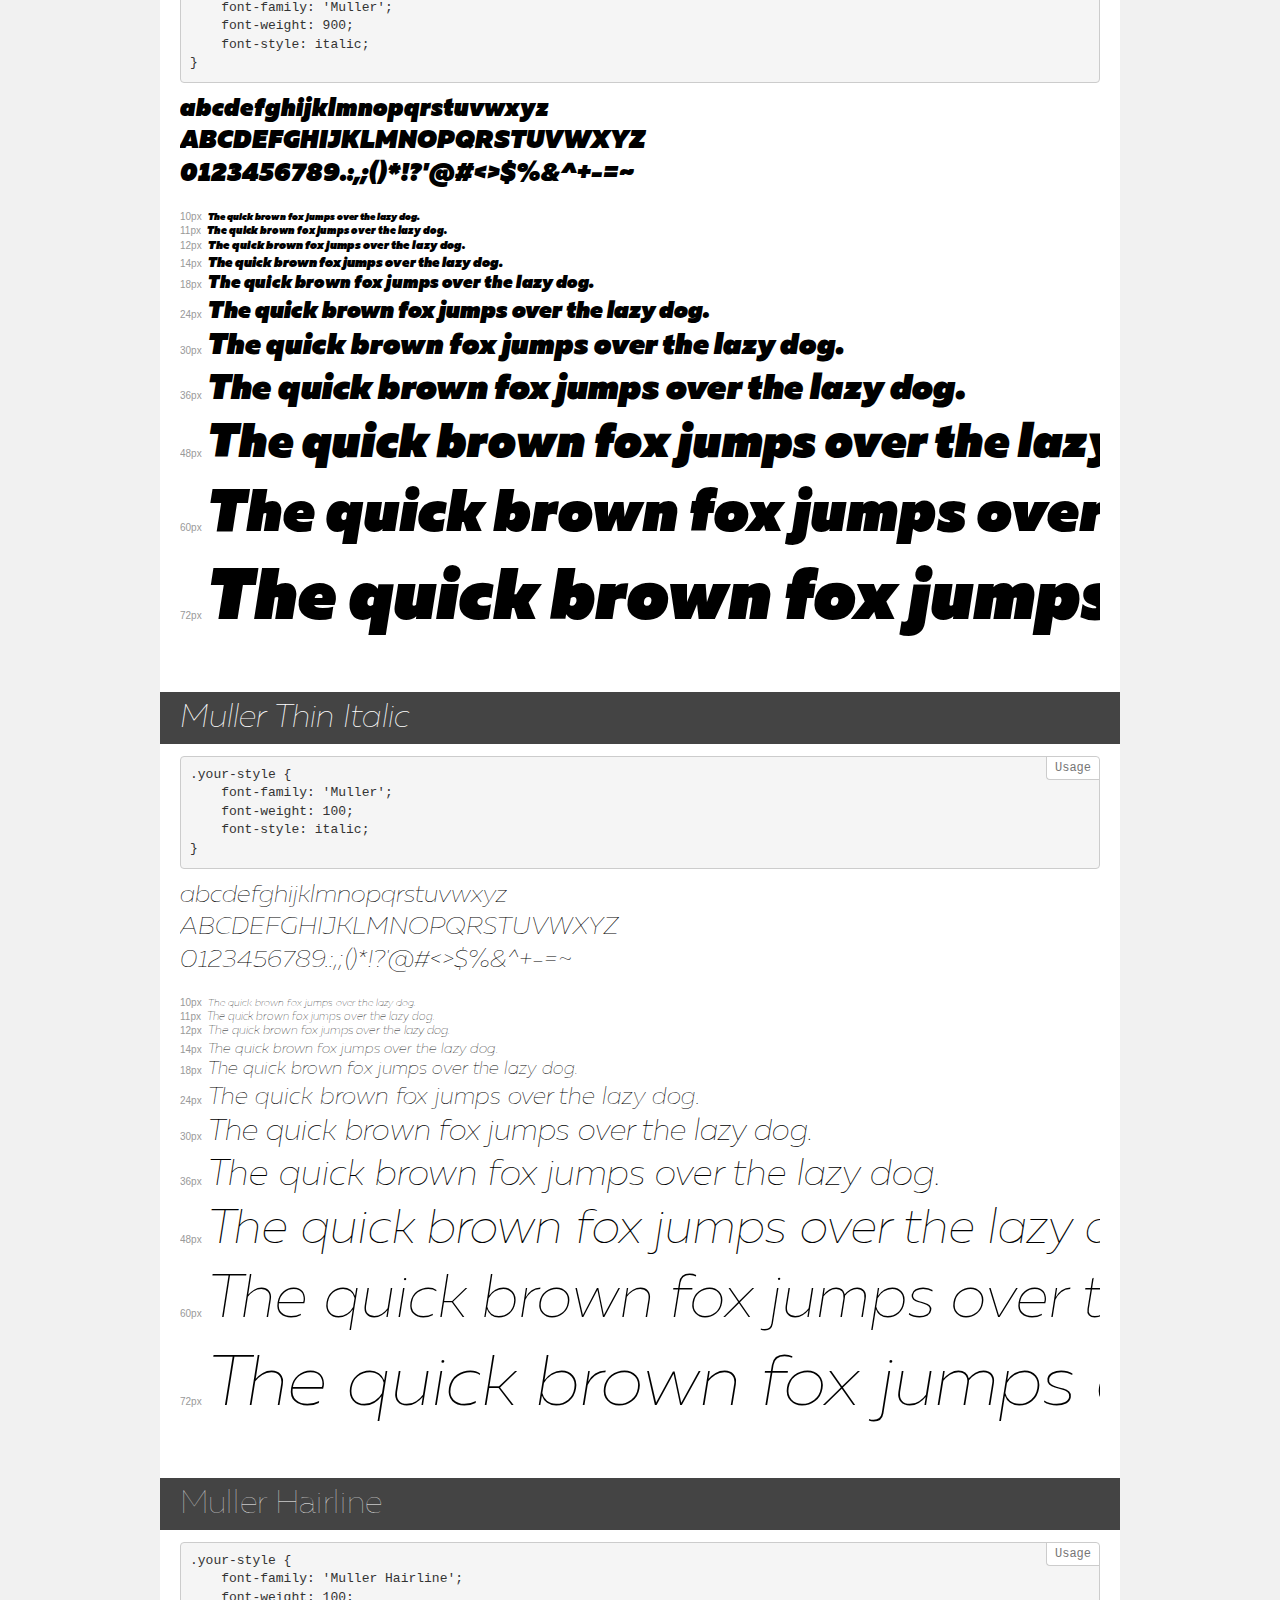
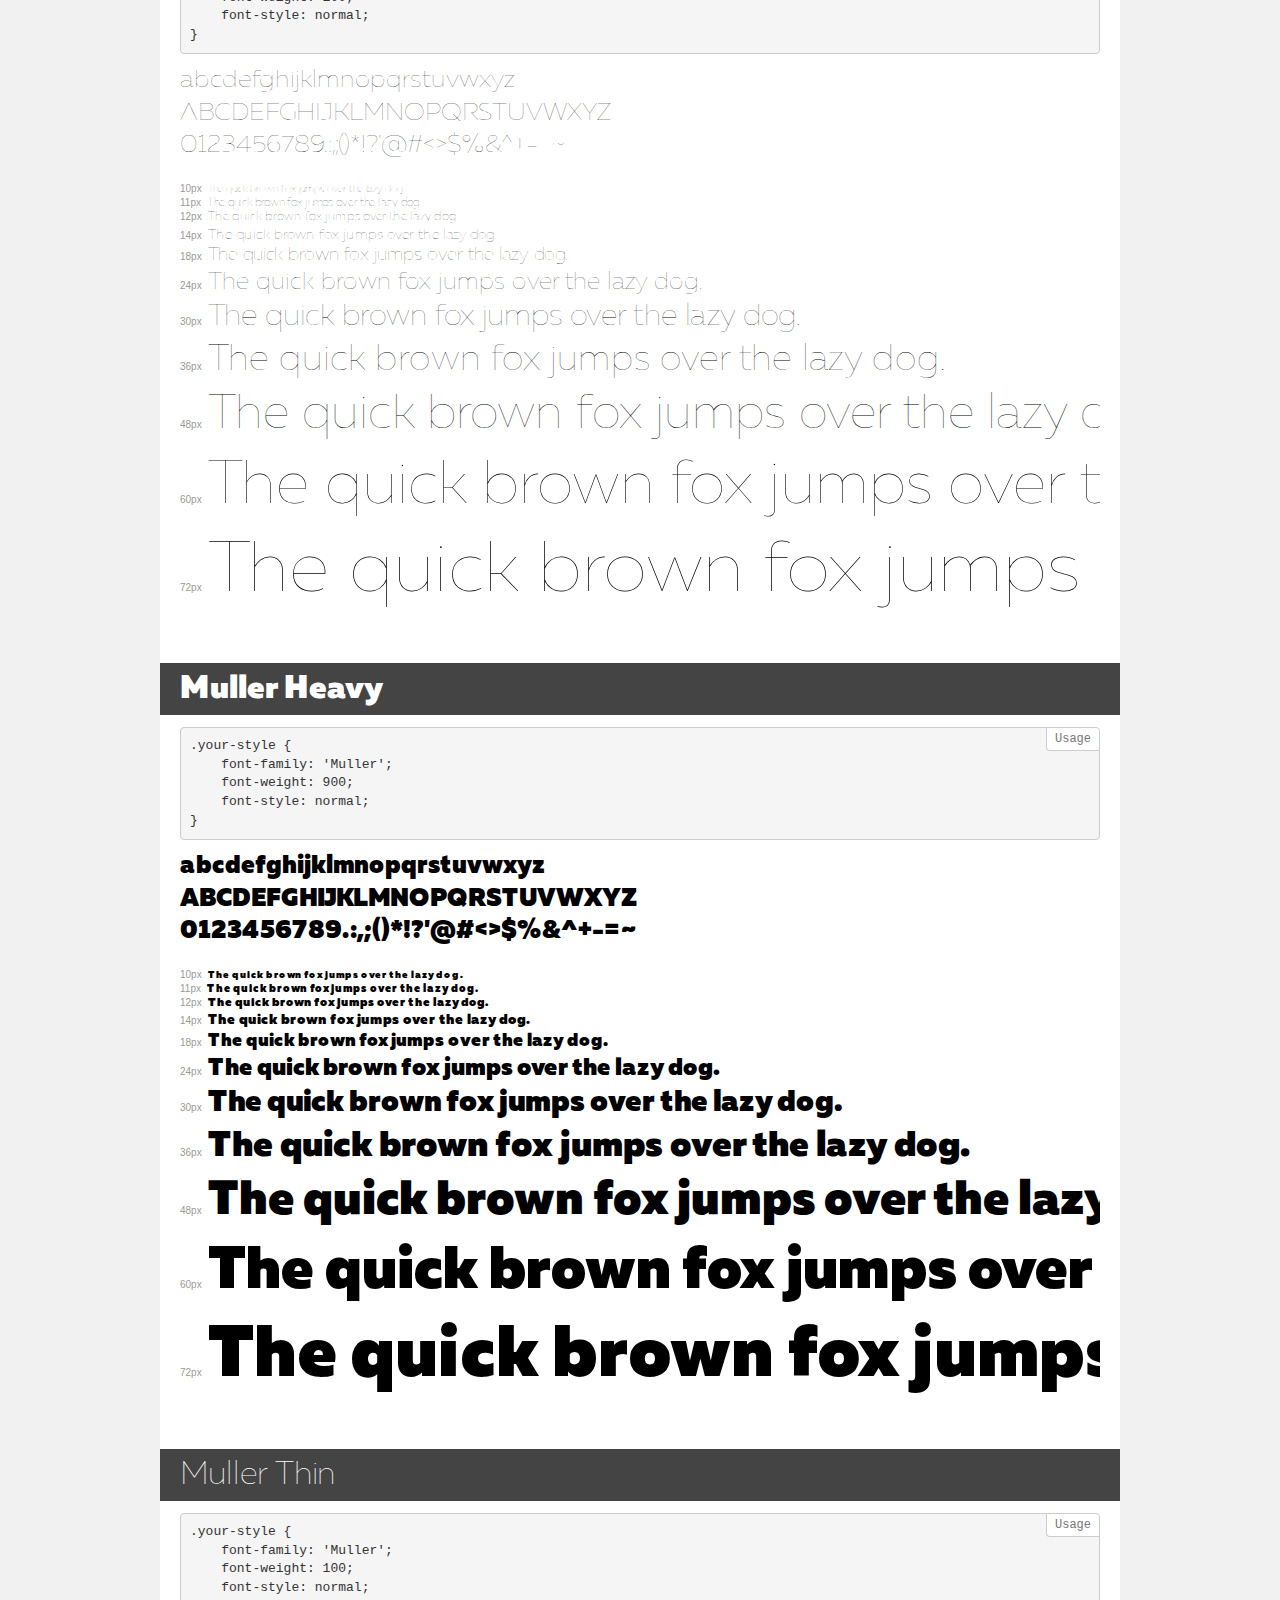
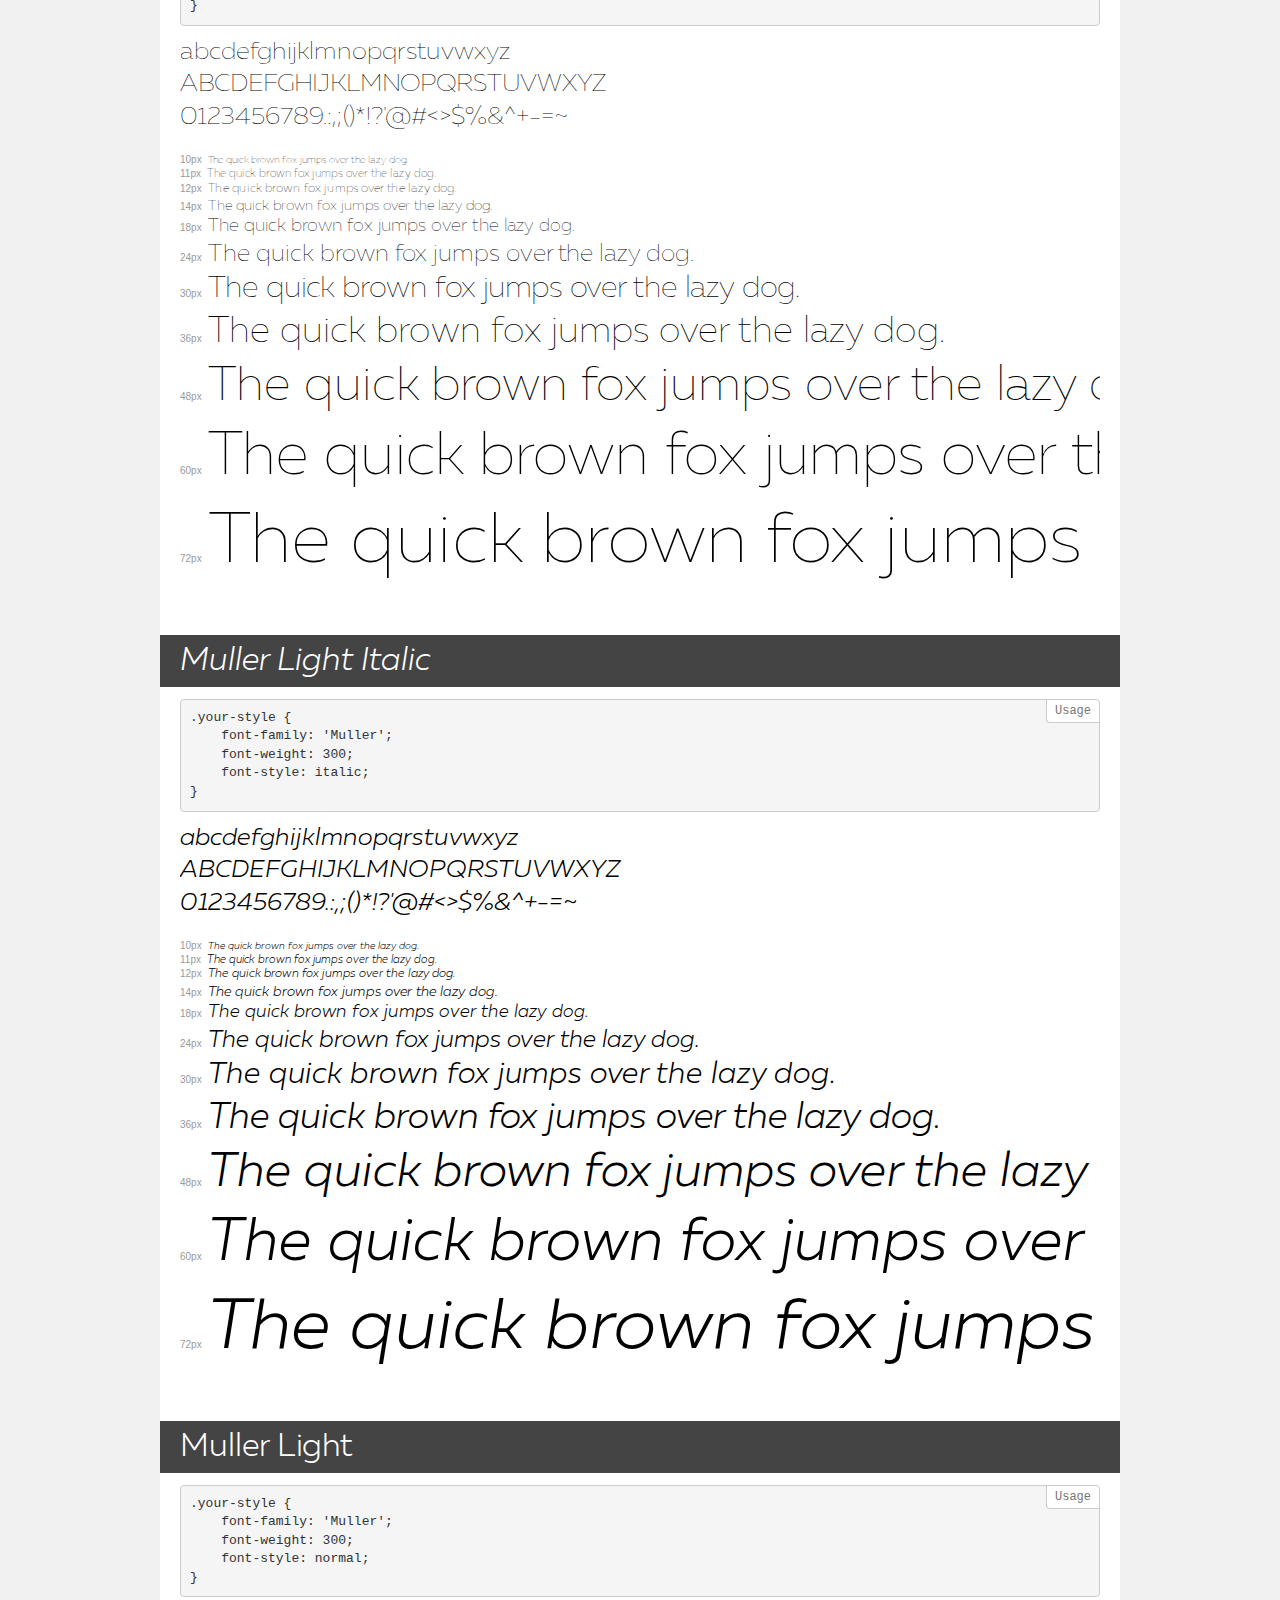
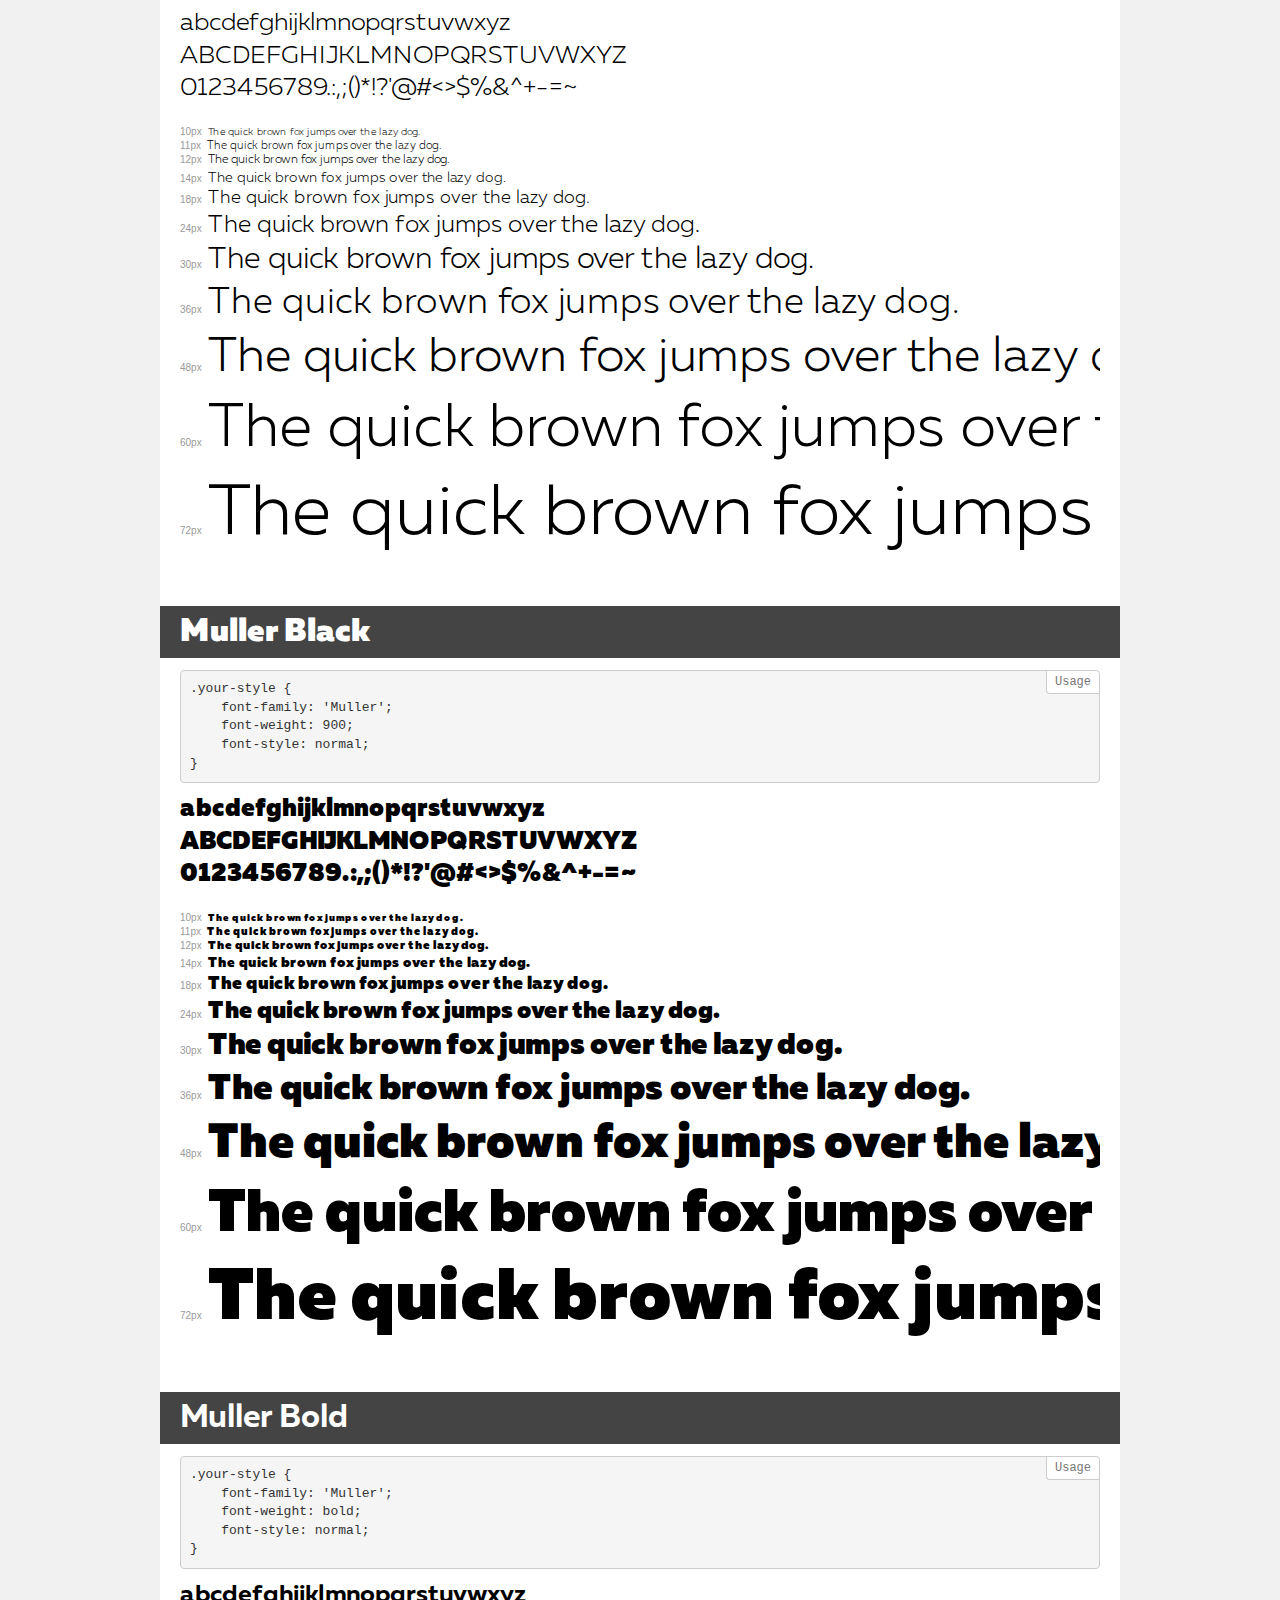
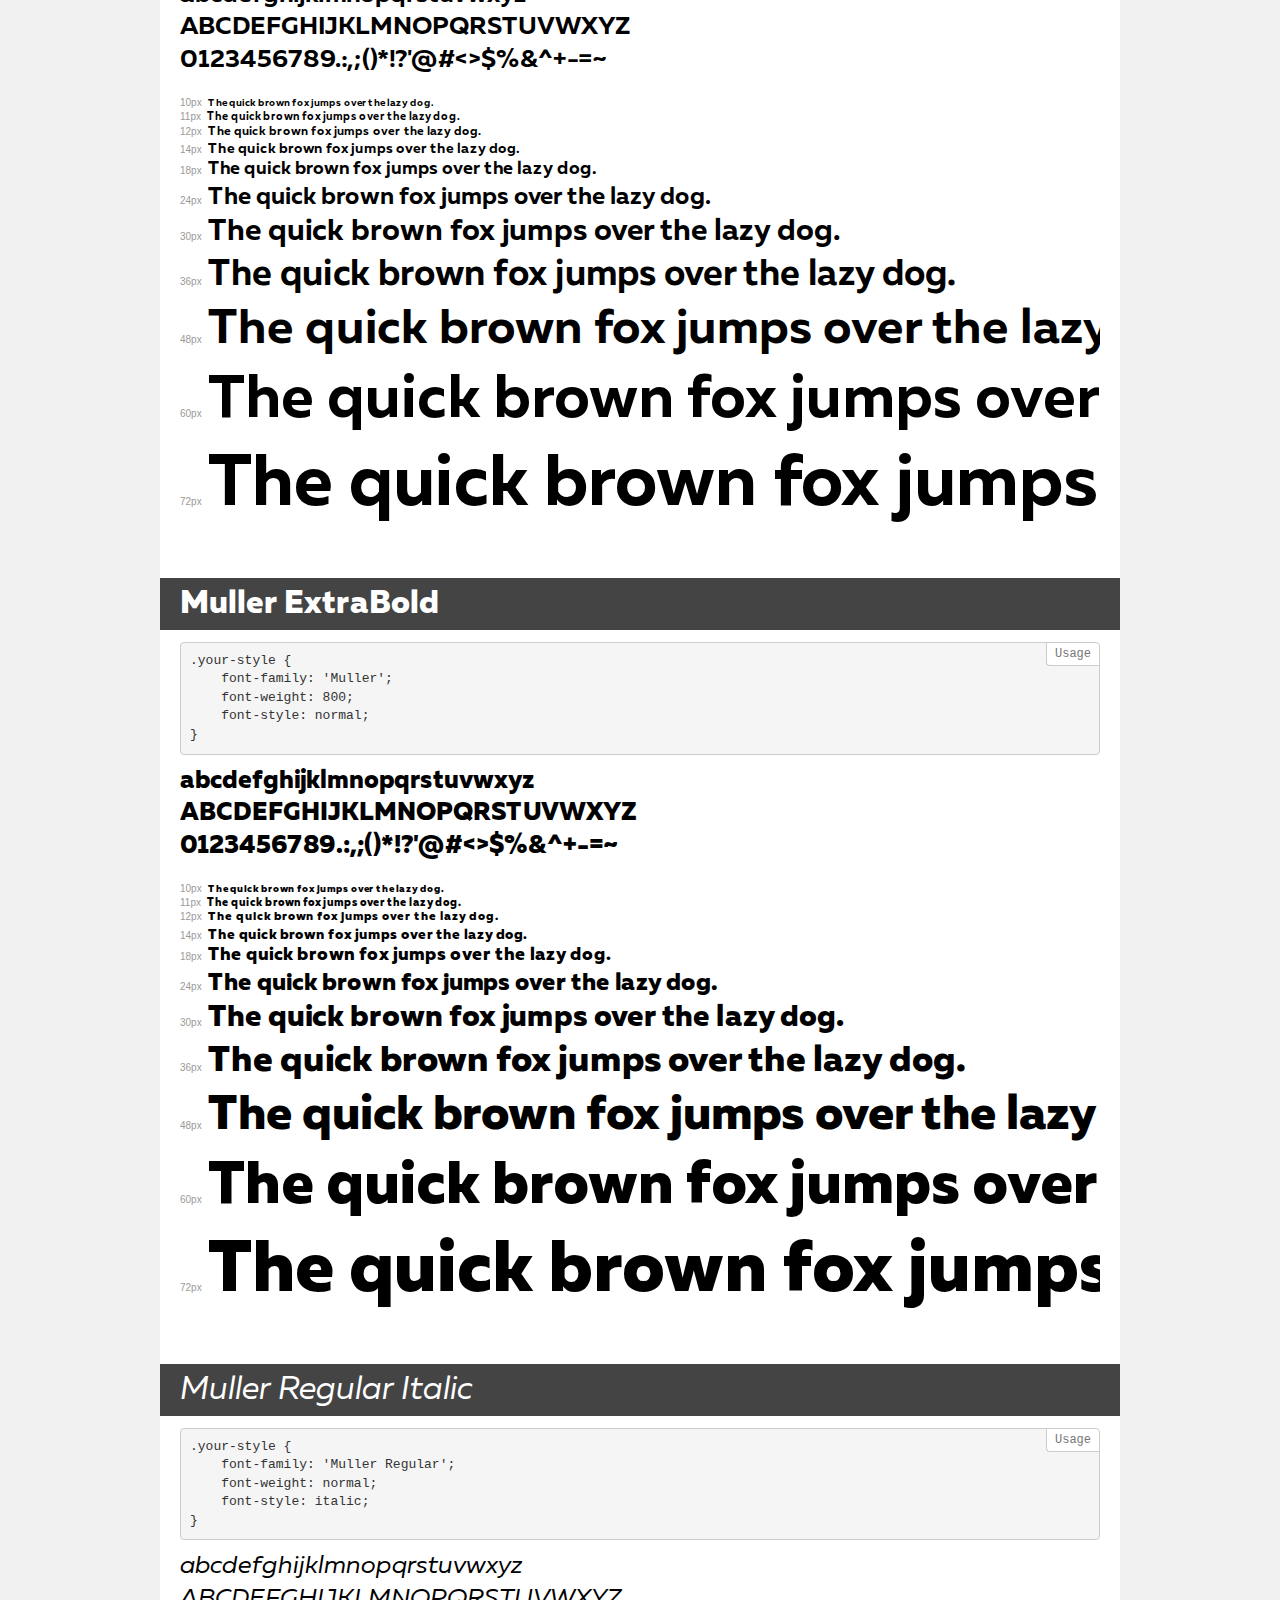
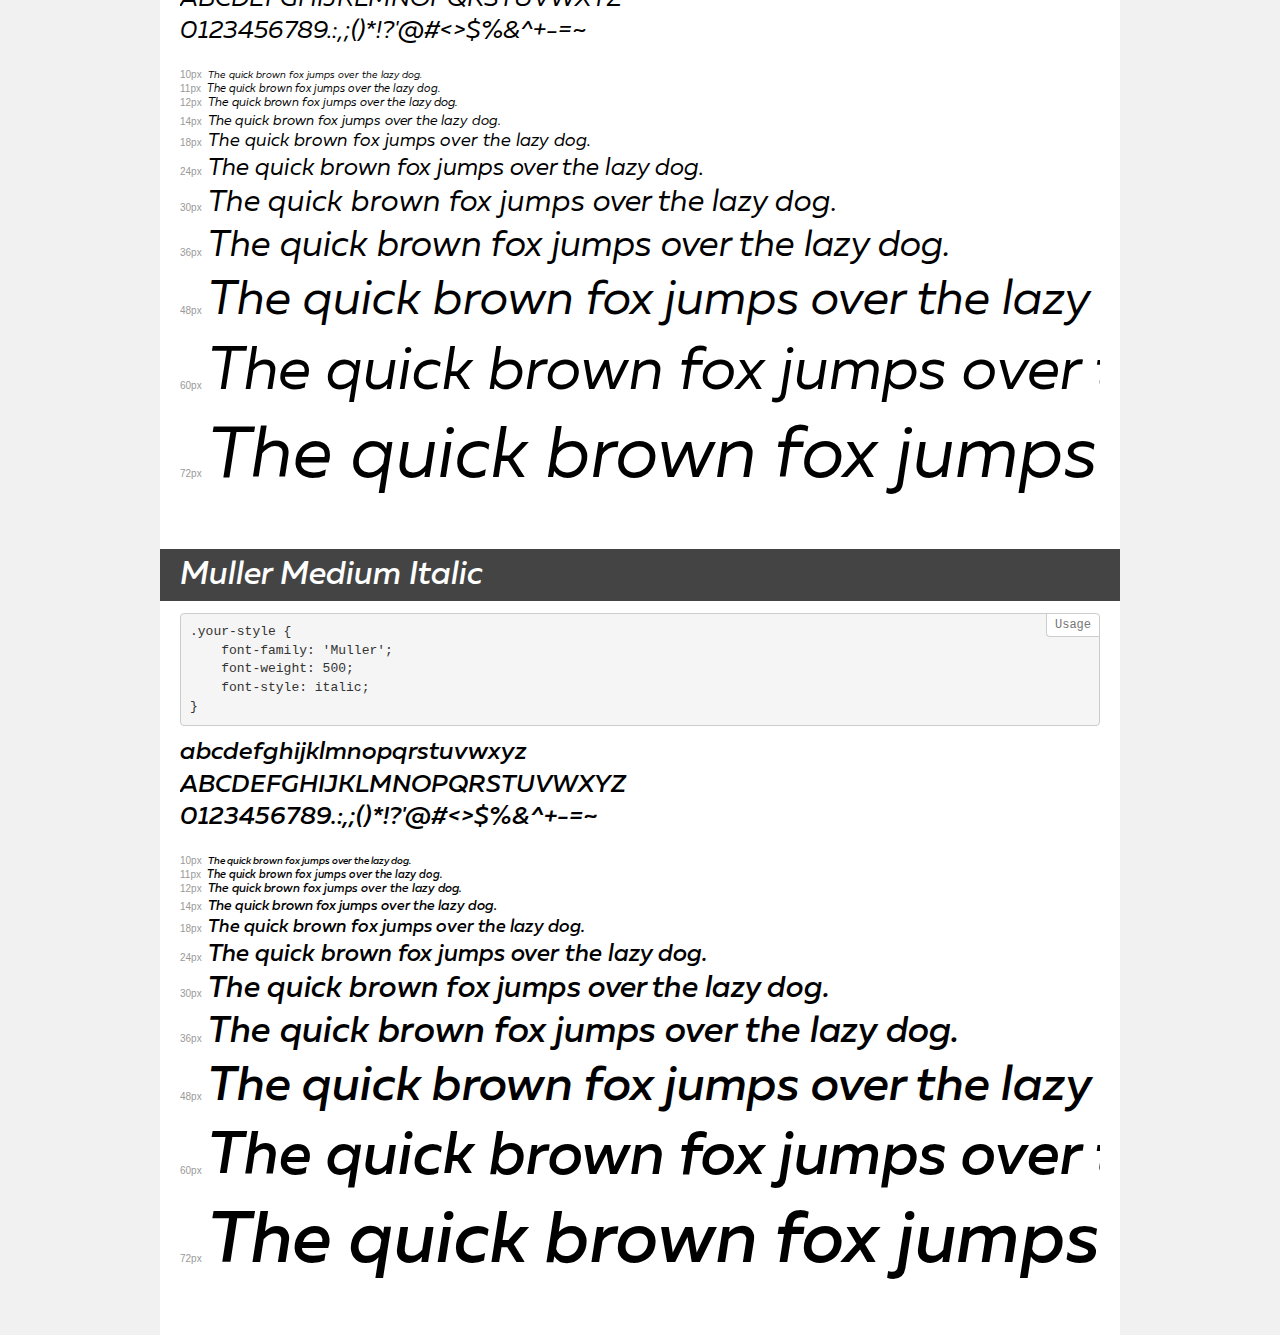
<file: assets/styles/fonts/demo.html>
<!DOCTYPE html>
<html>
<head>
    <meta charset="utf-8">
    <meta http-equiv="X-UA-Compatible" content="IE=edge">
    <meta name="viewport" content="width=device-width, initial-scale=1">
    <meta name="robots" content="noindex, noarchive">
    <meta name="format-detection" content="telephone=no">
    <title>Transfonter demo</title>
    <link href="stylesheet.css" rel="stylesheet">
    <style>
        /*
        http://meyerweb.com/eric/tools/css/reset/
        v2.0 | 20110126
        License: none (public domain)
        */
        html, body, div, span, applet, object, iframe,
        h1, h2, h3, h4, h5, h6, p, blockquote, pre,
        a, abbr, acronym, address, big, cite, code,
        del, dfn, em, img, ins, kbd, q, s, samp,
        small, strike, strong, sub, sup, tt, var,
        b, u, i, center,
        dl, dt, dd, ol, ul, li,
        fieldset, form, label, legend,
        table, caption, tbody, tfoot, thead, tr, th, td,
        article, aside, canvas, details, embed,
        figure, figcaption, footer, header, hgroup,
        menu, nav, output, ruby, section, summary,
        time, mark, audio, video {
            margin: 0;
            padding: 0;
            border: 0;
            font-size: 100%;
            font: inherit;
            vertical-align: baseline;
        }
        /* HTML5 display-role reset for older browsers */
        article, aside, details, figcaption, figure,
        footer, header, hgroup, menu, nav, section {
            display: block;
        }
        body {
            line-height: 1;
        }
        ol, ul {
            list-style: none;
        }
        blockquote, q {
            quotes: none;
        }
        blockquote:before, blockquote:after,
        q:before, q:after {
            content: '';
            content: none;
        }
        table {
            border-collapse: collapse;
            border-spacing: 0;
        }
        /* common styles */
        body {
            background: #f1f1f1;
            color: #000;
        }
        .page {
            background: #fff;
            width: 920px;
            margin: 0 auto;
            padding: 20px 20px 0 20px;
            overflow: hidden;
        }
        .font-container {
            overflow-x: auto;
            overflow-y: hidden;
            margin-bottom: 40px;
            line-height: 1.3;
            white-space: nowrap;
            padding-bottom: 5px;
        }
        h1 {
            position: relative;
            background: #444;
            font-size: 32px;
            color: #fff;
            padding: 10px 20px;
            margin: 0 -20px 12px -20px;
        }
        .letters {
            font-size: 25px;
            margin-bottom: 20px;
        }
        .s10:before {
            content: '10px';
        }
        .s11:before {
            content: '11px';
        }
        .s12:before {
            content: '12px';
        }
        .s14:before {
            content: '14px';
        }
        .s18:before {
            content: '18px';
        }
        .s24:before {
            content: '24px';
        }
        .s30:before {
            content: '30px';
        }
        .s36:before {
            content: '36px';
        }
        .s48:before {
            content: '48px';
        }
        .s60:before {
            content: '60px';
        }
        .s72:before {
            content: '72px';
        }
        .s10:before, .s11:before, .s12:before, .s14:before,
        .s18:before, .s24:before, .s30:before, .s36:before,
        .s48:before, .s60:before, .s72:before {
            font-family: Arial, sans-serif;
            font-size: 10px;
            font-weight: normal;
            font-style: normal;
            color: #999;
            padding-right: 6px;
        }
        pre {
            display: block;
            position: relative;
            padding: 9px;
            margin: 0 0 10px;
            font-family: Monaco, Menlo, Consolas, "Courier New", monospace !important;
            font-size: 13px;
            line-height: 1.428571429;
            color: #333;
            font-weight: normal !important;
            font-style: normal !important;
            background-color: #f5f5f5;
            border: 1px solid #ccc;
            overflow-x: auto;
            border-radius: 4px;
        }
        pre:after {
            display: block;
            position: absolute;
            right: 0;
            top: 0;
            content: 'Usage';
            line-height: 1;
            padding: 5px 8px;
            font-size: 12px;
            color: #767676;
            background-color: #fff;
            border: 1px solid #ccc;
            border-right: none;
            border-top: none;
            border-radius: 0 4px 0 4px;
            z-index: 10;
        }
        /* responsive */
        @media (max-width: 959px) {
            .page {
                width: auto;
                margin: 0;
            }
        }
    </style>
</head>
<body>
<div class="page">
    <div class="demo" style="font-family: 'Muller'; font-weight: 200; font-style: normal;">
        <h1>Muller UltraLight</h1>
        <pre>.your-style {
    font-family: 'Muller';
    font-weight: 200;
    font-style: normal;
}</pre>
        <div class="font-container">
            <p class="letters">
                abcdefghijklmnopqrstuvwxyz<br>
ABCDEFGHIJKLMNOPQRSTUVWXYZ<br>
                0123456789.:,;()*!?'@#<>$%&^+-=~
            </p>
            <p class="s10" style="font-size: 10px;">The quick brown fox jumps over the lazy dog.</p>
            <p class="s11" style="font-size: 11px;">The quick brown fox jumps over the lazy dog.</p>
            <p class="s12" style="font-size: 12px;">The quick brown fox jumps over the lazy dog.</p>
            <p class="s14" style="font-size: 14px;">The quick brown fox jumps over the lazy dog.</p>
            <p class="s18" style="font-size: 18px;">The quick brown fox jumps over the lazy dog.</p>
            <p class="s24" style="font-size: 24px;">The quick brown fox jumps over the lazy dog.</p>
            <p class="s30" style="font-size: 30px;">The quick brown fox jumps over the lazy dog.</p>
            <p class="s36" style="font-size: 36px;">The quick brown fox jumps over the lazy dog.</p>
            <p class="s48" style="font-size: 48px;">The quick brown fox jumps over the lazy dog.</p>
            <p class="s60" style="font-size: 60px;">The quick brown fox jumps over the lazy dog.</p>
            <p class="s72" style="font-size: 72px;">The quick brown fox jumps over the lazy dog.</p>
        </div>
    </div>
    <div class="demo" style="font-family: 'Muller'; font-weight: bold; font-style: italic;">
        <h1>Muller Bold Italic</h1>
        <pre>.your-style {
    font-family: 'Muller';
    font-weight: bold;
    font-style: italic;
}</pre>
        <div class="font-container">
            <p class="letters">
                abcdefghijklmnopqrstuvwxyz<br>
ABCDEFGHIJKLMNOPQRSTUVWXYZ<br>
                0123456789.:,;()*!?'@#<>$%&^+-=~
            </p>
            <p class="s10" style="font-size: 10px;">The quick brown fox jumps over the lazy dog.</p>
            <p class="s11" style="font-size: 11px;">The quick brown fox jumps over the lazy dog.</p>
            <p class="s12" style="font-size: 12px;">The quick brown fox jumps over the lazy dog.</p>
            <p class="s14" style="font-size: 14px;">The quick brown fox jumps over the lazy dog.</p>
            <p class="s18" style="font-size: 18px;">The quick brown fox jumps over the lazy dog.</p>
            <p class="s24" style="font-size: 24px;">The quick brown fox jumps over the lazy dog.</p>
            <p class="s30" style="font-size: 30px;">The quick brown fox jumps over the lazy dog.</p>
            <p class="s36" style="font-size: 36px;">The quick brown fox jumps over the lazy dog.</p>
            <p class="s48" style="font-size: 48px;">The quick brown fox jumps over the lazy dog.</p>
            <p class="s60" style="font-size: 60px;">The quick brown fox jumps over the lazy dog.</p>
            <p class="s72" style="font-size: 72px;">The quick brown fox jumps over the lazy dog.</p>
        </div>
    </div>
    <div class="demo" style="font-family: 'Muller'; font-weight: 500; font-style: normal;">
        <h1>Muller Medium</h1>
        <pre>.your-style {
    font-family: 'Muller';
    font-weight: 500;
    font-style: normal;
}</pre>
        <div class="font-container">
            <p class="letters">
                abcdefghijklmnopqrstuvwxyz<br>
ABCDEFGHIJKLMNOPQRSTUVWXYZ<br>
                0123456789.:,;()*!?'@#<>$%&^+-=~
            </p>
            <p class="s10" style="font-size: 10px;">The quick brown fox jumps over the lazy dog.</p>
            <p class="s11" style="font-size: 11px;">The quick brown fox jumps over the lazy dog.</p>
            <p class="s12" style="font-size: 12px;">The quick brown fox jumps over the lazy dog.</p>
            <p class="s14" style="font-size: 14px;">The quick brown fox jumps over the lazy dog.</p>
            <p class="s18" style="font-size: 18px;">The quick brown fox jumps over the lazy dog.</p>
            <p class="s24" style="font-size: 24px;">The quick brown fox jumps over the lazy dog.</p>
            <p class="s30" style="font-size: 30px;">The quick brown fox jumps over the lazy dog.</p>
            <p class="s36" style="font-size: 36px;">The quick brown fox jumps over the lazy dog.</p>
            <p class="s48" style="font-size: 48px;">The quick brown fox jumps over the lazy dog.</p>
            <p class="s60" style="font-size: 60px;">The quick brown fox jumps over the lazy dog.</p>
            <p class="s72" style="font-size: 72px;">The quick brown fox jumps over the lazy dog.</p>
        </div>
    </div>
    <div class="demo" style="font-family: 'Muller'; font-weight: 800; font-style: italic;">
        <h1>Muller ExtraBold Italic</h1>
        <pre>.your-style {
    font-family: 'Muller';
    font-weight: 800;
    font-style: italic;
}</pre>
        <div class="font-container">
            <p class="letters">
                abcdefghijklmnopqrstuvwxyz<br>
ABCDEFGHIJKLMNOPQRSTUVWXYZ<br>
                0123456789.:,;()*!?'@#<>$%&^+-=~
            </p>
            <p class="s10" style="font-size: 10px;">The quick brown fox jumps over the lazy dog.</p>
            <p class="s11" style="font-size: 11px;">The quick brown fox jumps over the lazy dog.</p>
            <p class="s12" style="font-size: 12px;">The quick brown fox jumps over the lazy dog.</p>
            <p class="s14" style="font-size: 14px;">The quick brown fox jumps over the lazy dog.</p>
            <p class="s18" style="font-size: 18px;">The quick brown fox jumps over the lazy dog.</p>
            <p class="s24" style="font-size: 24px;">The quick brown fox jumps over the lazy dog.</p>
            <p class="s30" style="font-size: 30px;">The quick brown fox jumps over the lazy dog.</p>
            <p class="s36" style="font-size: 36px;">The quick brown fox jumps over the lazy dog.</p>
            <p class="s48" style="font-size: 48px;">The quick brown fox jumps over the lazy dog.</p>
            <p class="s60" style="font-size: 60px;">The quick brown fox jumps over the lazy dog.</p>
            <p class="s72" style="font-size: 72px;">The quick brown fox jumps over the lazy dog.</p>
        </div>
    </div>
    <div class="demo" style="font-family: 'Muller'; font-weight: 200; font-style: italic;">
        <h1>Muller UltraLight Italic</h1>
        <pre>.your-style {
    font-family: 'Muller';
    font-weight: 200;
    font-style: italic;
}</pre>
        <div class="font-container">
            <p class="letters">
                abcdefghijklmnopqrstuvwxyz<br>
ABCDEFGHIJKLMNOPQRSTUVWXYZ<br>
                0123456789.:,;()*!?'@#<>$%&^+-=~
            </p>
            <p class="s10" style="font-size: 10px;">The quick brown fox jumps over the lazy dog.</p>
            <p class="s11" style="font-size: 11px;">The quick brown fox jumps over the lazy dog.</p>
            <p class="s12" style="font-size: 12px;">The quick brown fox jumps over the lazy dog.</p>
            <p class="s14" style="font-size: 14px;">The quick brown fox jumps over the lazy dog.</p>
            <p class="s18" style="font-size: 18px;">The quick brown fox jumps over the lazy dog.</p>
            <p class="s24" style="font-size: 24px;">The quick brown fox jumps over the lazy dog.</p>
            <p class="s30" style="font-size: 30px;">The quick brown fox jumps over the lazy dog.</p>
            <p class="s36" style="font-size: 36px;">The quick brown fox jumps over the lazy dog.</p>
            <p class="s48" style="font-size: 48px;">The quick brown fox jumps over the lazy dog.</p>
            <p class="s60" style="font-size: 60px;">The quick brown fox jumps over the lazy dog.</p>
            <p class="s72" style="font-size: 72px;">The quick brown fox jumps over the lazy dog.</p>
        </div>
    </div>
    <div class="demo" style="font-family: 'Muller'; font-weight: normal; font-style: normal;">
        <h1>Muller Regular</h1>
        <pre>.your-style {
    font-family: 'Muller';
    font-weight: normal;
    font-style: normal;
}</pre>
        <div class="font-container">
            <p class="letters">
                abcdefghijklmnopqrstuvwxyz<br>
ABCDEFGHIJKLMNOPQRSTUVWXYZ<br>
                0123456789.:,;()*!?'@#<>$%&^+-=~
            </p>
            <p class="s10" style="font-size: 10px;">The quick brown fox jumps over the lazy dog.</p>
            <p class="s11" style="font-size: 11px;">The quick brown fox jumps over the lazy dog.</p>
            <p class="s12" style="font-size: 12px;">The quick brown fox jumps over the lazy dog.</p>
            <p class="s14" style="font-size: 14px;">The quick brown fox jumps over the lazy dog.</p>
            <p class="s18" style="font-size: 18px;">The quick brown fox jumps over the lazy dog.</p>
            <p class="s24" style="font-size: 24px;">The quick brown fox jumps over the lazy dog.</p>
            <p class="s30" style="font-size: 30px;">The quick brown fox jumps over the lazy dog.</p>
            <p class="s36" style="font-size: 36px;">The quick brown fox jumps over the lazy dog.</p>
            <p class="s48" style="font-size: 48px;">The quick brown fox jumps over the lazy dog.</p>
            <p class="s60" style="font-size: 60px;">The quick brown fox jumps over the lazy dog.</p>
            <p class="s72" style="font-size: 72px;">The quick brown fox jumps over the lazy dog.</p>
        </div>
    </div>
    <div class="demo" style="font-family: 'Muller'; font-weight: 900; font-style: italic;">
        <h1>Muller Black Italic</h1>
        <pre>.your-style {
    font-family: 'Muller';
    font-weight: 900;
    font-style: italic;
}</pre>
        <div class="font-container">
            <p class="letters">
                abcdefghijklmnopqrstuvwxyz<br>
ABCDEFGHIJKLMNOPQRSTUVWXYZ<br>
                0123456789.:,;()*!?'@#<>$%&^+-=~
            </p>
            <p class="s10" style="font-size: 10px;">The quick brown fox jumps over the lazy dog.</p>
            <p class="s11" style="font-size: 11px;">The quick brown fox jumps over the lazy dog.</p>
            <p class="s12" style="font-size: 12px;">The quick brown fox jumps over the lazy dog.</p>
            <p class="s14" style="font-size: 14px;">The quick brown fox jumps over the lazy dog.</p>
            <p class="s18" style="font-size: 18px;">The quick brown fox jumps over the lazy dog.</p>
            <p class="s24" style="font-size: 24px;">The quick brown fox jumps over the lazy dog.</p>
            <p class="s30" style="font-size: 30px;">The quick brown fox jumps over the lazy dog.</p>
            <p class="s36" style="font-size: 36px;">The quick brown fox jumps over the lazy dog.</p>
            <p class="s48" style="font-size: 48px;">The quick brown fox jumps over the lazy dog.</p>
            <p class="s60" style="font-size: 60px;">The quick brown fox jumps over the lazy dog.</p>
            <p class="s72" style="font-size: 72px;">The quick brown fox jumps over the lazy dog.</p>
        </div>
    </div>
    <div class="demo" style="font-family: 'Muller Hairline'; font-weight: 100; font-style: italic;">
        <h1>Muller Hairline Italic</h1>
        <pre>.your-style {
    font-family: 'Muller Hairline';
    font-weight: 100;
    font-style: italic;
}</pre>
        <div class="font-container">
            <p class="letters">
                abcdefghijklmnopqrstuvwxyz<br>
ABCDEFGHIJKLMNOPQRSTUVWXYZ<br>
                0123456789.:,;()*!?'@#<>$%&^+-=~
            </p>
            <p class="s10" style="font-size: 10px;">The quick brown fox jumps over the lazy dog.</p>
            <p class="s11" style="font-size: 11px;">The quick brown fox jumps over the lazy dog.</p>
            <p class="s12" style="font-size: 12px;">The quick brown fox jumps over the lazy dog.</p>
            <p class="s14" style="font-size: 14px;">The quick brown fox jumps over the lazy dog.</p>
            <p class="s18" style="font-size: 18px;">The quick brown fox jumps over the lazy dog.</p>
            <p class="s24" style="font-size: 24px;">The quick brown fox jumps over the lazy dog.</p>
            <p class="s30" style="font-size: 30px;">The quick brown fox jumps over the lazy dog.</p>
            <p class="s36" style="font-size: 36px;">The quick brown fox jumps over the lazy dog.</p>
            <p class="s48" style="font-size: 48px;">The quick brown fox jumps over the lazy dog.</p>
            <p class="s60" style="font-size: 60px;">The quick brown fox jumps over the lazy dog.</p>
            <p class="s72" style="font-size: 72px;">The quick brown fox jumps over the lazy dog.</p>
        </div>
    </div>
    <div class="demo" style="font-family: 'Muller'; font-weight: 900; font-style: italic;">
        <h1>Muller Heavy Italic</h1>
        <pre>.your-style {
    font-family: 'Muller';
    font-weight: 900;
    font-style: italic;
}</pre>
        <div class="font-container">
            <p class="letters">
                abcdefghijklmnopqrstuvwxyz<br>
ABCDEFGHIJKLMNOPQRSTUVWXYZ<br>
                0123456789.:,;()*!?'@#<>$%&^+-=~
            </p>
            <p class="s10" style="font-size: 10px;">The quick brown fox jumps over the lazy dog.</p>
            <p class="s11" style="font-size: 11px;">The quick brown fox jumps over the lazy dog.</p>
            <p class="s12" style="font-size: 12px;">The quick brown fox jumps over the lazy dog.</p>
            <p class="s14" style="font-size: 14px;">The quick brown fox jumps over the lazy dog.</p>
            <p class="s18" style="font-size: 18px;">The quick brown fox jumps over the lazy dog.</p>
            <p class="s24" style="font-size: 24px;">The quick brown fox jumps over the lazy dog.</p>
            <p class="s30" style="font-size: 30px;">The quick brown fox jumps over the lazy dog.</p>
            <p class="s36" style="font-size: 36px;">The quick brown fox jumps over the lazy dog.</p>
            <p class="s48" style="font-size: 48px;">The quick brown fox jumps over the lazy dog.</p>
            <p class="s60" style="font-size: 60px;">The quick brown fox jumps over the lazy dog.</p>
            <p class="s72" style="font-size: 72px;">The quick brown fox jumps over the lazy dog.</p>
        </div>
    </div>
    <div class="demo" style="font-family: 'Muller'; font-weight: 100; font-style: italic;">
        <h1>Muller Thin Italic</h1>
        <pre>.your-style {
    font-family: 'Muller';
    font-weight: 100;
    font-style: italic;
}</pre>
        <div class="font-container">
            <p class="letters">
                abcdefghijklmnopqrstuvwxyz<br>
ABCDEFGHIJKLMNOPQRSTUVWXYZ<br>
                0123456789.:,;()*!?'@#<>$%&^+-=~
            </p>
            <p class="s10" style="font-size: 10px;">The quick brown fox jumps over the lazy dog.</p>
            <p class="s11" style="font-size: 11px;">The quick brown fox jumps over the lazy dog.</p>
            <p class="s12" style="font-size: 12px;">The quick brown fox jumps over the lazy dog.</p>
            <p class="s14" style="font-size: 14px;">The quick brown fox jumps over the lazy dog.</p>
            <p class="s18" style="font-size: 18px;">The quick brown fox jumps over the lazy dog.</p>
            <p class="s24" style="font-size: 24px;">The quick brown fox jumps over the lazy dog.</p>
            <p class="s30" style="font-size: 30px;">The quick brown fox jumps over the lazy dog.</p>
            <p class="s36" style="font-size: 36px;">The quick brown fox jumps over the lazy dog.</p>
            <p class="s48" style="font-size: 48px;">The quick brown fox jumps over the lazy dog.</p>
            <p class="s60" style="font-size: 60px;">The quick brown fox jumps over the lazy dog.</p>
            <p class="s72" style="font-size: 72px;">The quick brown fox jumps over the lazy dog.</p>
        </div>
    </div>
    <div class="demo" style="font-family: 'Muller Hairline'; font-weight: 100; font-style: normal;">
        <h1>Muller Hairline</h1>
        <pre>.your-style {
    font-family: 'Muller Hairline';
    font-weight: 100;
    font-style: normal;
}</pre>
        <div class="font-container">
            <p class="letters">
                abcdefghijklmnopqrstuvwxyz<br>
ABCDEFGHIJKLMNOPQRSTUVWXYZ<br>
                0123456789.:,;()*!?'@#<>$%&^+-=~
            </p>
            <p class="s10" style="font-size: 10px;">The quick brown fox jumps over the lazy dog.</p>
            <p class="s11" style="font-size: 11px;">The quick brown fox jumps over the lazy dog.</p>
            <p class="s12" style="font-size: 12px;">The quick brown fox jumps over the lazy dog.</p>
            <p class="s14" style="font-size: 14px;">The quick brown fox jumps over the lazy dog.</p>
            <p class="s18" style="font-size: 18px;">The quick brown fox jumps over the lazy dog.</p>
            <p class="s24" style="font-size: 24px;">The quick brown fox jumps over the lazy dog.</p>
            <p class="s30" style="font-size: 30px;">The quick brown fox jumps over the lazy dog.</p>
            <p class="s36" style="font-size: 36px;">The quick brown fox jumps over the lazy dog.</p>
            <p class="s48" style="font-size: 48px;">The quick brown fox jumps over the lazy dog.</p>
            <p class="s60" style="font-size: 60px;">The quick brown fox jumps over the lazy dog.</p>
            <p class="s72" style="font-size: 72px;">The quick brown fox jumps over the lazy dog.</p>
        </div>
    </div>
    <div class="demo" style="font-family: 'Muller'; font-weight: 900; font-style: normal;">
        <h1>Muller Heavy</h1>
        <pre>.your-style {
    font-family: 'Muller';
    font-weight: 900;
    font-style: normal;
}</pre>
        <div class="font-container">
            <p class="letters">
                abcdefghijklmnopqrstuvwxyz<br>
ABCDEFGHIJKLMNOPQRSTUVWXYZ<br>
                0123456789.:,;()*!?'@#<>$%&^+-=~
            </p>
            <p class="s10" style="font-size: 10px;">The quick brown fox jumps over the lazy dog.</p>
            <p class="s11" style="font-size: 11px;">The quick brown fox jumps over the lazy dog.</p>
            <p class="s12" style="font-size: 12px;">The quick brown fox jumps over the lazy dog.</p>
            <p class="s14" style="font-size: 14px;">The quick brown fox jumps over the lazy dog.</p>
            <p class="s18" style="font-size: 18px;">The quick brown fox jumps over the lazy dog.</p>
            <p class="s24" style="font-size: 24px;">The quick brown fox jumps over the lazy dog.</p>
            <p class="s30" style="font-size: 30px;">The quick brown fox jumps over the lazy dog.</p>
            <p class="s36" style="font-size: 36px;">The quick brown fox jumps over the lazy dog.</p>
            <p class="s48" style="font-size: 48px;">The quick brown fox jumps over the lazy dog.</p>
            <p class="s60" style="font-size: 60px;">The quick brown fox jumps over the lazy dog.</p>
            <p class="s72" style="font-size: 72px;">The quick brown fox jumps over the lazy dog.</p>
        </div>
    </div>
    <div class="demo" style="font-family: 'Muller'; font-weight: 100; font-style: normal;">
        <h1>Muller Thin</h1>
        <pre>.your-style {
    font-family: 'Muller';
    font-weight: 100;
    font-style: normal;
}</pre>
        <div class="font-container">
            <p class="letters">
                abcdefghijklmnopqrstuvwxyz<br>
ABCDEFGHIJKLMNOPQRSTUVWXYZ<br>
                0123456789.:,;()*!?'@#<>$%&^+-=~
            </p>
            <p class="s10" style="font-size: 10px;">The quick brown fox jumps over the lazy dog.</p>
            <p class="s11" style="font-size: 11px;">The quick brown fox jumps over the lazy dog.</p>
            <p class="s12" style="font-size: 12px;">The quick brown fox jumps over the lazy dog.</p>
            <p class="s14" style="font-size: 14px;">The quick brown fox jumps over the lazy dog.</p>
            <p class="s18" style="font-size: 18px;">The quick brown fox jumps over the lazy dog.</p>
            <p class="s24" style="font-size: 24px;">The quick brown fox jumps over the lazy dog.</p>
            <p class="s30" style="font-size: 30px;">The quick brown fox jumps over the lazy dog.</p>
            <p class="s36" style="font-size: 36px;">The quick brown fox jumps over the lazy dog.</p>
            <p class="s48" style="font-size: 48px;">The quick brown fox jumps over the lazy dog.</p>
            <p class="s60" style="font-size: 60px;">The quick brown fox jumps over the lazy dog.</p>
            <p class="s72" style="font-size: 72px;">The quick brown fox jumps over the lazy dog.</p>
        </div>
    </div>
    <div class="demo" style="font-family: 'Muller'; font-weight: 300; font-style: italic;">
        <h1>Muller Light Italic</h1>
        <pre>.your-style {
    font-family: 'Muller';
    font-weight: 300;
    font-style: italic;
}</pre>
        <div class="font-container">
            <p class="letters">
                abcdefghijklmnopqrstuvwxyz<br>
ABCDEFGHIJKLMNOPQRSTUVWXYZ<br>
                0123456789.:,;()*!?'@#<>$%&^+-=~
            </p>
            <p class="s10" style="font-size: 10px;">The quick brown fox jumps over the lazy dog.</p>
            <p class="s11" style="font-size: 11px;">The quick brown fox jumps over the lazy dog.</p>
            <p class="s12" style="font-size: 12px;">The quick brown fox jumps over the lazy dog.</p>
            <p class="s14" style="font-size: 14px;">The quick brown fox jumps over the lazy dog.</p>
            <p class="s18" style="font-size: 18px;">The quick brown fox jumps over the lazy dog.</p>
            <p class="s24" style="font-size: 24px;">The quick brown fox jumps over the lazy dog.</p>
            <p class="s30" style="font-size: 30px;">The quick brown fox jumps over the lazy dog.</p>
            <p class="s36" style="font-size: 36px;">The quick brown fox jumps over the lazy dog.</p>
            <p class="s48" style="font-size: 48px;">The quick brown fox jumps over the lazy dog.</p>
            <p class="s60" style="font-size: 60px;">The quick brown fox jumps over the lazy dog.</p>
            <p class="s72" style="font-size: 72px;">The quick brown fox jumps over the lazy dog.</p>
        </div>
    </div>
    <div class="demo" style="font-family: 'Muller'; font-weight: 300; font-style: normal;">
        <h1>Muller Light</h1>
        <pre>.your-style {
    font-family: 'Muller';
    font-weight: 300;
    font-style: normal;
}</pre>
        <div class="font-container">
            <p class="letters">
                abcdefghijklmnopqrstuvwxyz<br>
ABCDEFGHIJKLMNOPQRSTUVWXYZ<br>
                0123456789.:,;()*!?'@#<>$%&^+-=~
            </p>
            <p class="s10" style="font-size: 10px;">The quick brown fox jumps over the lazy dog.</p>
            <p class="s11" style="font-size: 11px;">The quick brown fox jumps over the lazy dog.</p>
            <p class="s12" style="font-size: 12px;">The quick brown fox jumps over the lazy dog.</p>
            <p class="s14" style="font-size: 14px;">The quick brown fox jumps over the lazy dog.</p>
            <p class="s18" style="font-size: 18px;">The quick brown fox jumps over the lazy dog.</p>
            <p class="s24" style="font-size: 24px;">The quick brown fox jumps over the lazy dog.</p>
            <p class="s30" style="font-size: 30px;">The quick brown fox jumps over the lazy dog.</p>
            <p class="s36" style="font-size: 36px;">The quick brown fox jumps over the lazy dog.</p>
            <p class="s48" style="font-size: 48px;">The quick brown fox jumps over the lazy dog.</p>
            <p class="s60" style="font-size: 60px;">The quick brown fox jumps over the lazy dog.</p>
            <p class="s72" style="font-size: 72px;">The quick brown fox jumps over the lazy dog.</p>
        </div>
    </div>
    <div class="demo" style="font-family: 'Muller'; font-weight: 900; font-style: normal;">
        <h1>Muller Black</h1>
        <pre>.your-style {
    font-family: 'Muller';
    font-weight: 900;
    font-style: normal;
}</pre>
        <div class="font-container">
            <p class="letters">
                abcdefghijklmnopqrstuvwxyz<br>
ABCDEFGHIJKLMNOPQRSTUVWXYZ<br>
                0123456789.:,;()*!?'@#<>$%&^+-=~
            </p>
            <p class="s10" style="font-size: 10px;">The quick brown fox jumps over the lazy dog.</p>
            <p class="s11" style="font-size: 11px;">The quick brown fox jumps over the lazy dog.</p>
            <p class="s12" style="font-size: 12px;">The quick brown fox jumps over the lazy dog.</p>
            <p class="s14" style="font-size: 14px;">The quick brown fox jumps over the lazy dog.</p>
            <p class="s18" style="font-size: 18px;">The quick brown fox jumps over the lazy dog.</p>
            <p class="s24" style="font-size: 24px;">The quick brown fox jumps over the lazy dog.</p>
            <p class="s30" style="font-size: 30px;">The quick brown fox jumps over the lazy dog.</p>
            <p class="s36" style="font-size: 36px;">The quick brown fox jumps over the lazy dog.</p>
            <p class="s48" style="font-size: 48px;">The quick brown fox jumps over the lazy dog.</p>
            <p class="s60" style="font-size: 60px;">The quick brown fox jumps over the lazy dog.</p>
            <p class="s72" style="font-size: 72px;">The quick brown fox jumps over the lazy dog.</p>
        </div>
    </div>
    <div class="demo" style="font-family: 'Muller'; font-weight: bold; font-style: normal;">
        <h1>Muller Bold</h1>
        <pre>.your-style {
    font-family: 'Muller';
    font-weight: bold;
    font-style: normal;
}</pre>
        <div class="font-container">
            <p class="letters">
                abcdefghijklmnopqrstuvwxyz<br>
ABCDEFGHIJKLMNOPQRSTUVWXYZ<br>
                0123456789.:,;()*!?'@#<>$%&^+-=~
            </p>
            <p class="s10" style="font-size: 10px;">The quick brown fox jumps over the lazy dog.</p>
            <p class="s11" style="font-size: 11px;">The quick brown fox jumps over the lazy dog.</p>
            <p class="s12" style="font-size: 12px;">The quick brown fox jumps over the lazy dog.</p>
            <p class="s14" style="font-size: 14px;">The quick brown fox jumps over the lazy dog.</p>
            <p class="s18" style="font-size: 18px;">The quick brown fox jumps over the lazy dog.</p>
            <p class="s24" style="font-size: 24px;">The quick brown fox jumps over the lazy dog.</p>
            <p class="s30" style="font-size: 30px;">The quick brown fox jumps over the lazy dog.</p>
            <p class="s36" style="font-size: 36px;">The quick brown fox jumps over the lazy dog.</p>
            <p class="s48" style="font-size: 48px;">The quick brown fox jumps over the lazy dog.</p>
            <p class="s60" style="font-size: 60px;">The quick brown fox jumps over the lazy dog.</p>
            <p class="s72" style="font-size: 72px;">The quick brown fox jumps over the lazy dog.</p>
        </div>
    </div>
    <div class="demo" style="font-family: 'Muller'; font-weight: 800; font-style: normal;">
        <h1>Muller ExtraBold</h1>
        <pre>.your-style {
    font-family: 'Muller';
    font-weight: 800;
    font-style: normal;
}</pre>
        <div class="font-container">
            <p class="letters">
                abcdefghijklmnopqrstuvwxyz<br>
ABCDEFGHIJKLMNOPQRSTUVWXYZ<br>
                0123456789.:,;()*!?'@#<>$%&^+-=~
            </p>
            <p class="s10" style="font-size: 10px;">The quick brown fox jumps over the lazy dog.</p>
            <p class="s11" style="font-size: 11px;">The quick brown fox jumps over the lazy dog.</p>
            <p class="s12" style="font-size: 12px;">The quick brown fox jumps over the lazy dog.</p>
            <p class="s14" style="font-size: 14px;">The quick brown fox jumps over the lazy dog.</p>
            <p class="s18" style="font-size: 18px;">The quick brown fox jumps over the lazy dog.</p>
            <p class="s24" style="font-size: 24px;">The quick brown fox jumps over the lazy dog.</p>
            <p class="s30" style="font-size: 30px;">The quick brown fox jumps over the lazy dog.</p>
            <p class="s36" style="font-size: 36px;">The quick brown fox jumps over the lazy dog.</p>
            <p class="s48" style="font-size: 48px;">The quick brown fox jumps over the lazy dog.</p>
            <p class="s60" style="font-size: 60px;">The quick brown fox jumps over the lazy dog.</p>
            <p class="s72" style="font-size: 72px;">The quick brown fox jumps over the lazy dog.</p>
        </div>
    </div>
    <div class="demo" style="font-family: 'Muller Regular'; font-weight: normal; font-style: italic;">
        <h1>Muller Regular Italic</h1>
        <pre>.your-style {
    font-family: 'Muller Regular';
    font-weight: normal;
    font-style: italic;
}</pre>
        <div class="font-container">
            <p class="letters">
                abcdefghijklmnopqrstuvwxyz<br>
ABCDEFGHIJKLMNOPQRSTUVWXYZ<br>
                0123456789.:,;()*!?'@#<>$%&^+-=~
            </p>
            <p class="s10" style="font-size: 10px;">The quick brown fox jumps over the lazy dog.</p>
            <p class="s11" style="font-size: 11px;">The quick brown fox jumps over the lazy dog.</p>
            <p class="s12" style="font-size: 12px;">The quick brown fox jumps over the lazy dog.</p>
            <p class="s14" style="font-size: 14px;">The quick brown fox jumps over the lazy dog.</p>
            <p class="s18" style="font-size: 18px;">The quick brown fox jumps over the lazy dog.</p>
            <p class="s24" style="font-size: 24px;">The quick brown fox jumps over the lazy dog.</p>
            <p class="s30" style="font-size: 30px;">The quick brown fox jumps over the lazy dog.</p>
            <p class="s36" style="font-size: 36px;">The quick brown fox jumps over the lazy dog.</p>
            <p class="s48" style="font-size: 48px;">The quick brown fox jumps over the lazy dog.</p>
            <p class="s60" style="font-size: 60px;">The quick brown fox jumps over the lazy dog.</p>
            <p class="s72" style="font-size: 72px;">The quick brown fox jumps over the lazy dog.</p>
        </div>
    </div>
    <div class="demo" style="font-family: 'Muller'; font-weight: 500; font-style: italic;">
        <h1>Muller Medium Italic</h1>
        <pre>.your-style {
    font-family: 'Muller';
    font-weight: 500;
    font-style: italic;
}</pre>
        <div class="font-container">
            <p class="letters">
                abcdefghijklmnopqrstuvwxyz<br>
ABCDEFGHIJKLMNOPQRSTUVWXYZ<br>
                0123456789.:,;()*!?'@#<>$%&^+-=~
            </p>
            <p class="s10" style="font-size: 10px;">The quick brown fox jumps over the lazy dog.</p>
            <p class="s11" style="font-size: 11px;">The quick brown fox jumps over the lazy dog.</p>
            <p class="s12" style="font-size: 12px;">The quick brown fox jumps over the lazy dog.</p>
            <p class="s14" style="font-size: 14px;">The quick brown fox jumps over the lazy dog.</p>
            <p class="s18" style="font-size: 18px;">The quick brown fox jumps over the lazy dog.</p>
            <p class="s24" style="font-size: 24px;">The quick brown fox jumps over the lazy dog.</p>
            <p class="s30" style="font-size: 30px;">The quick brown fox jumps over the lazy dog.</p>
            <p class="s36" style="font-size: 36px;">The quick brown fox jumps over the lazy dog.</p>
            <p class="s48" style="font-size: 48px;">The quick brown fox jumps over the lazy dog.</p>
            <p class="s60" style="font-size: 60px;">The quick brown fox jumps over the lazy dog.</p>
            <p class="s72" style="font-size: 72px;">The quick brown fox jumps over the lazy dog.</p>
        </div>
    </div>
</div>
</body>
</html>
</file>
<file: assets/styles/main.css>
@import url("./fonts.css");
* {
    margin: 0;
    padding: 0;
    box-sizing: border-box;
    font-family: "Lato", sans-serif;
}

:root {
    /* COLORS */
    --white: #FFFFFF;
    --black: #2F3134;
    --light-blue: #0059AB;
    --green: #89A36B;
    --red: #E02222;
    --orange: #FBBE01;
}

h2 {
    font-family: "Muller";
}

.container {
    width: 100%;
    max-width: 1240px;
    padding: 0 20px;
    margin: 0 auto;
}
.btn {
    padding: 12px 36px;
    border-radius: 100px;
    background: var(--light-blue);
    cursor: pointer;
    transition: .2s ease-in-out;
    box-shadow: 0px 2px 10px 0px #00000024;
    text-decoration: none;
    color: var(--white);
}
.btn:hover {
    background: #004280;
}
.title {
    font-weight: 700;
    font-size: 32px;
    color: var(--black);
    font-family: "Muller";
    text-transform: uppercase;
}

/* header */
.header {
    position: absolute;
    z-index: 1;
    width: 100%;
    padding: 10px 0;
}
.nav {
    display: flex;
    justify-content: space-between;
    align-items: center;
    gap: 20px;
}
.nav_logo {
    padding: 7px 30px;
    background: rgba(255, 255, 255, 0.18);
    backdrop-filter: blur(10px);
    border-radius: 100px;
}
.nav_logo.main, .nav_links.main, .nav_right.main {
    background: rgba(0, 89, 171, 0.04);
}
.nav_links {
    display: flex;
    width: 68%;
    padding: 16px 44px;
    background: rgba(255, 255, 255, 0.18);
    backdrop-filter: blur(10px);
    border-radius: 100px;
    justify-content: space-between;
}
.nav_link {
    font-weight: 400;
    font-size: 14px;
    color: var(--white);
    text-decoration: none;
    transition: .2s ease-in-out;
}
.nav_link.main {
    color: var(--light-blue);
}
.nav_links:hover .nav_link {
  opacity: 0.4;
}
.nav_links .nav_link:hover {
  opacity: 1;
}
.nav_right {
    display: flex;
    align-items: center;
    gap: 10px;
    padding: 10px 16px;
    border-radius: 100px;
    background: rgba(255, 255, 255, 0.18);
    backdrop-filter: blur(10px);
    color: var(--white);
    text-decoration: none;
    transition: .2s ease-in-out;
}
.nav_right.main {
    color: var(--light-blue);
}
.nav_right.main:hover {
    color: var(--white);
}
.nav_right:hover {
    background: var(--light-blue);
}


/* header_content */
.header_content {
    height: 100vh;
    display: flex;
    justify-content: center;
    align-items: center;
    padding-top: 400px;
}
.header_content_bg {
    width: 100%;
    height: 100%;
    position: absolute;
    object-fit: cover;
    top: 0;
    left: 0;
    z-index: -1;
}
.header_content_block_top {
    display: flex;
    flex-direction: column;
}
.header_content_block_top p:first-child {
    font-weight: 500;
    font-style: italic;
    font-size: 70px;
    color: #70D573;
    line-height: 0;
}
.header_content_block_top p:last-child {
    font-weight: 500;
    font-style: italic;
    font-size: 20px;
    color: var(--white);
}
.header_content_block {
    display: flex;
    flex-direction: column;
    align-items: center;
    gap: 40px;
}
.header_content_block h2 {
    font-weight: 700;
    font-size: 64px;
    text-transform: uppercase;
    color: var(--white);
}
.header_content_btn {
    display: flex;
    flex-direction: column;
    align-items: center;
    justify-content: center;
    gap: 20px;
    width: 204px;
    height: 198px;
    background: var(--light-blue);
    color: var(--white);
    text-align: center;
    padding-top: 40px;
    border-radius: 100px;
    position: absolute;
    bottom: -100px;
    cursor: pointer;
    transition: .2s ease-in-out;
    z-index: 2;
}
.header_content_btn:hover {
    background: #004c93;
}
.header_content_btn p {
    font-weight: 600;
    font-size: 20px;
}
@keyframes arrowMove {
  0% {
    transform: translateY(0);
  }
  50% {
    transform: translateY(8px);
  }
  100% {
    transform: translateY(0);
  }
}
.header_content_btn img {
  animation: arrowMove 1.5s infinite ease-in-out;
}


/* main_content */
.main_content {
    position: relative;
}
.main_content_swiper .swiper-wrapper {
    max-height: 720px;
}
.main_content_bg {
    position: absolute;
    top: 0;
    left: 0;
    width: 100%;
    height: 100%;
    z-index: -1;
}
.main_content_item {
    display: flex;
    gap: 90px;
    align-items: center;
    justify-content: space-between;
    color: var(--white);
    height: 100%;
    padding-bottom: 110px;
}
.main_content_item_left {
    display: flex;
    flex-direction: column;
    gap: 20px;
}
.main_content_item_left_title {
    font-weight: 600;
    font-size: 40px;
    text-transform: uppercase;
}
.main_content_item_left_text {
    font-weight: 400;
    font-style: italic;
    font-size: 18px;
}
.main_content_item_left_bottom {
    display: flex;
    justify-content: space-between;
    padding-top: 30px;
    align-items: center;
}
.main_content_item_left_socials {
    display: flex;
    gap: 14px;
}
.main_content_swiper {
    position: relative;
}
.swiper-left-nav {
    position: absolute;
    top: 50%;
    transform: translateY(-50%);
    z-index: 2;
    display: flex;
    flex-direction: column;
    left: 40px;
    gap: 14px;
}
.main_content_swiper .swiper-pagination {
    right: unset;
    left: unset;
    transform: unset;
    position: unset;
    display: flex;
    flex-direction: column;
    align-items: center;
}
.swiper-content-next, .swiper-content-prev {
    cursor: pointer;
}
.main_content_swiper .swiper-pagination-bullet {
    width: 10px;
    height: 10px;
    background-color: rgba(255, 255, 255, 0.9);
}
.main_content_swiper .swiper-pagination-bullet-active {
    background-color: var(--white);
}

/* footer */
.footer.main {
    border-radius: 20px;
    position: absolute;
    bottom: 20px;
    left: 50%;
    transform: translateX(-50%);
    z-index: 2;
    width: 98%;
}


/* offset_banner */
.offset_banner {
    position: relative;
    width: 100%;
    height: 660px;
}
.offset_bg {
    position: absolute;
    top: 0;
    left: 0;
    width: 100%;
    height: 100%;
    z-index: -1;
    object-fit: cover;
}
.offset_banner_title {
    font-weight: 700;
    font-size: 54px;
    text-transform: uppercase;
    color: var(--black);
    padding-top: 160px;
}
.offset_banner_content {
    display: flex;
    flex-direction: column;
    align-items: center;
    justify-content: center;
    height: 100%;
}
.offset_banner_bottom {
    display: flex;
    width: 100%;
    justify-content: space-between;
    padding-top: 80px;
}
.offset_banner_item {
    max-width: 295px;
    display: flex;
    flex-direction: column;
}
.offset_banner_item .main_content_item_left_socials {
    padding-top: 17px;
}
.offset_banner_item_subtitle {
    font-weight: 500;
    font-style: italic;
    font-size: 70px;
    line-height: 0;
    color: var(--light-blue);
}
.offset_banner_item_text {
    font-weight: 400;
    font-size: 18px;
    font-style: italic;
    color: var(--black);
}
.offset_banner_top {
    display: flex;
    flex-direction: column;
    gap: 14px;
    align-items: center;
}

/* offset_gallery */
.offset_gallery {
    padding: 80px 0;
    user-select: none;
}
.offset_gallery_img {
    border-radius: 12px;
}
.offset_gallery .title {
    padding-bottom: 40px;
}
.offset_gallery_swiper_wrapper {
    position: relative;
}
.offset_gallery_next, .offset_gallery_prev {
    position: absolute;
    z-index: 2;
    top: 50%;
    transform: translateY(-50%);
    cursor: pointer;
    transition: .2s ease-in-out;
}
.offset_gallery_next {
    left: -20px;
}
.offset_gallery_prev {
    right: -20px;
}
.swiper-button-disabled {
    opacity: 0.7;
    cursor: not-allowed;
}

/* offset_actions */
.offset_actions_items {
    margin-top: 60px;
    display: flex;
    flex-direction: column;
    gap: 40px;
    position: relative;
}
.offset_actions_items::before {
  content: "";
  position: absolute;
  height: 95%;
  width: 0;
  left: 30px;
  border-left: 2px solid transparent;
  border-image: repeating-linear-gradient(
    to bottom,
    #898B8E 0px,
    #898B8E 10px,
    transparent 1px,
    transparent 20px
  ) 1;
  z-index: -1;
  top: 50%;
  transform: translateY(-50%);
}
.offset_actions_wrapper {
    display: flex;
    gap: 35px;
}
.offset_actions_item {
    display: flex;
    flex-direction: column;
    padding-top: 9.5px;
    gap: 10px;
    color: var(--black);
    width: 100%;
}
.offset_actions_item h2 {
    font-weight: 700;
    font-size: 24px;
}
.offset_actions_item p {
    font-weight: 400;
    font-style: italic;
    font-size: 18px;
    padding-bottom: 14px;
}
.offset_actions_swiper {
    width: 100%;
}
.offset_actions_swiper .swiper-slide img {
    width: 100%;
    object-fit: cover;
}

/* contact */
.contact {
    padding: 100px 0;
}
.contact_content {
    background: var(--light-blue);
    border-radius: 20px;
    padding: 56px 50px;
    position: relative;
    display: flex;
    flex-direction: column;
    gap: 30px;
}
.contact_img {
    position: absolute;
    top: -50px;
    left: -20px;
}
.contact_title {
    font-weight: 700;
    font-size: 32px;
    color: var(--white);
    text-transform: uppercase;
    text-align: center;
}
</file>
<file: assets/styles/fonts/stylesheet.css>
@font-face {
    font-family: 'Muller';
    src: url('MullerUltraLight.eot');
    src: local('Muller UltraLight'), local('MullerUltraLight'),
        url('MullerUltraLight.eot?#iefix') format('embedded-opentype'),
        url('MullerUltraLight.woff2') format('woff2'),
        url('MullerUltraLight.woff') format('woff'),
        url('MullerUltraLight.ttf') format('truetype');
    font-weight: 200;
    font-style: normal;
}

@font-face {
    font-family: 'Muller';
    src: url('MullerBoldItalic.eot');
    src: local('Muller Bold Italic'), local('MullerBoldItalic'),
        url('MullerBoldItalic.eot?#iefix') format('embedded-opentype'),
        url('MullerBoldItalic.woff2') format('woff2'),
        url('MullerBoldItalic.woff') format('woff'),
        url('MullerBoldItalic.ttf') format('truetype');
    font-weight: bold;
    font-style: italic;
}

@font-face {
    font-family: 'Muller';
    src: url('MullerMedium.eot');
    src: local('Muller Medium'), local('MullerMedium'),
        url('MullerMedium.eot?#iefix') format('embedded-opentype'),
        url('MullerMedium.woff2') format('woff2'),
        url('MullerMedium.woff') format('woff'),
        url('MullerMedium.ttf') format('truetype');
    font-weight: 500;
    font-style: normal;
}

@font-face {
    font-family: 'Muller';
    src: url('MullerExtraBoldItalic.eot');
    src: local('Muller ExtraBold Italic'), local('MullerExtraBoldItalic'),
        url('MullerExtraBoldItalic.eot?#iefix') format('embedded-opentype'),
        url('MullerExtraBoldItalic.woff2') format('woff2'),
        url('MullerExtraBoldItalic.woff') format('woff'),
        url('MullerExtraBoldItalic.ttf') format('truetype');
    font-weight: 800;
    font-style: italic;
}

@font-face {
    font-family: 'Muller';
    src: url('MullerUltraLightItalic.eot');
    src: local('Muller UltraLight Italic'), local('MullerUltraLightItalic'),
        url('MullerUltraLightItalic.eot?#iefix') format('embedded-opentype'),
        url('MullerUltraLightItalic.woff2') format('woff2'),
        url('MullerUltraLightItalic.woff') format('woff'),
        url('MullerUltraLightItalic.ttf') format('truetype');
    font-weight: 200;
    font-style: italic;
}

@font-face {
    font-family: 'Muller';
    src: url('MullerRegular.eot');
    src: local('Muller Regular'), local('MullerRegular'),
        url('MullerRegular.eot?#iefix') format('embedded-opentype'),
        url('MullerRegular.woff2') format('woff2'),
        url('MullerRegular.woff') format('woff'),
        url('MullerRegular.ttf') format('truetype');
    font-weight: normal;
    font-style: normal;
}

@font-face {
    font-family: 'Muller';
    src: url('MullerBlackItalic.eot');
    src: local('Muller Black Italic'), local('MullerBlackItalic'),
        url('MullerBlackItalic.eot?#iefix') format('embedded-opentype'),
        url('MullerBlackItalic.woff2') format('woff2'),
        url('MullerBlackItalic.woff') format('woff'),
        url('MullerBlackItalic.ttf') format('truetype');
    font-weight: 900;
    font-style: italic;
}

@font-face {
    font-family: 'Muller Hairline';
    src: url('MullerHairlineItalic.eot');
    src: local('Muller Hairline Italic'), local('MullerHairlineItalic'),
        url('MullerHairlineItalic.eot?#iefix') format('embedded-opentype'),
        url('MullerHairlineItalic.woff2') format('woff2'),
        url('MullerHairlineItalic.woff') format('woff'),
        url('MullerHairlineItalic.ttf') format('truetype');
    font-weight: 100;
    font-style: italic;
}

@font-face {
    font-family: 'Muller';
    src: url('MullerHeavyItalic.eot');
    src: local('Muller Heavy Italic'), local('MullerHeavyItalic'),
        url('MullerHeavyItalic.eot?#iefix') format('embedded-opentype'),
        url('MullerHeavyItalic.woff2') format('woff2'),
        url('MullerHeavyItalic.woff') format('woff'),
        url('MullerHeavyItalic.ttf') format('truetype');
    font-weight: 900;
    font-style: italic;
}

@font-face {
    font-family: 'Muller';
    src: url('MullerThinItalic.eot');
    src: local('Muller Thin Italic'), local('MullerThinItalic'),
        url('MullerThinItalic.eot?#iefix') format('embedded-opentype'),
        url('MullerThinItalic.woff2') format('woff2'),
        url('MullerThinItalic.woff') format('woff'),
        url('MullerThinItalic.ttf') format('truetype');
    font-weight: 100;
    font-style: italic;
}

@font-face {
    font-family: 'Muller Hairline';
    src: url('MullerHairline.eot');
    src: local('Muller Hairline'), local('MullerHairline'),
        url('MullerHairline.eot?#iefix') format('embedded-opentype'),
        url('MullerHairline.woff2') format('woff2'),
        url('MullerHairline.woff') format('woff'),
        url('MullerHairline.ttf') format('truetype');
    font-weight: 100;
    font-style: normal;
}

@font-face {
    font-family: 'Muller';
    src: url('MullerHeavy.eot');
    src: local('Muller Heavy'), local('MullerHeavy'),
        url('MullerHeavy.eot?#iefix') format('embedded-opentype'),
        url('MullerHeavy.woff2') format('woff2'),
        url('MullerHeavy.woff') format('woff'),
        url('MullerHeavy.ttf') format('truetype');
    font-weight: 900;
    font-style: normal;
}

@font-face {
    font-family: 'Muller';
    src: url('MullerThin.eot');
    src: local('Muller Thin'), local('MullerThin'),
        url('MullerThin.eot?#iefix') format('embedded-opentype'),
        url('MullerThin.woff2') format('woff2'),
        url('MullerThin.woff') format('woff'),
        url('MullerThin.ttf') format('truetype');
    font-weight: 100;
    font-style: normal;
}

@font-face {
    font-family: 'Muller';
    src: url('MullerLightItalic.eot');
    src: local('Muller Light Italic'), local('MullerLightItalic'),
        url('MullerLightItalic.eot?#iefix') format('embedded-opentype'),
        url('MullerLightItalic.woff2') format('woff2'),
        url('MullerLightItalic.woff') format('woff'),
        url('MullerLightItalic.ttf') format('truetype');
    font-weight: 300;
    font-style: italic;
}

@font-face {
    font-family: 'Muller';
    src: url('MullerLight.eot');
    src: local('Muller Light'), local('MullerLight'),
        url('MullerLight.eot?#iefix') format('embedded-opentype'),
        url('MullerLight.woff2') format('woff2'),
        url('MullerLight.woff') format('woff'),
        url('MullerLight.ttf') format('truetype');
    font-weight: 300;
    font-style: normal;
}

@font-face {
    font-family: 'Muller';
    src: url('MullerBlack.eot');
    src: local('Muller Black'), local('MullerBlack'),
        url('MullerBlack.eot?#iefix') format('embedded-opentype'),
        url('MullerBlack.woff2') format('woff2'),
        url('MullerBlack.woff') format('woff'),
        url('MullerBlack.ttf') format('truetype');
    font-weight: 900;
    font-style: normal;
}

@font-face {
    font-family: 'Muller';
    src: url('MullerBold.eot');
    src: local('Muller Bold'), local('MullerBold'),
        url('MullerBold.eot?#iefix') format('embedded-opentype'),
        url('MullerBold.woff2') format('woff2'),
        url('MullerBold.woff') format('woff'),
        url('MullerBold.ttf') format('truetype');
    font-weight: bold;
    font-style: normal;
}

@font-face {
    font-family: 'Muller';
    src: url('MullerExtraBold.eot');
    src: local('Muller ExtraBold'), local('MullerExtraBold'),
        url('MullerExtraBold.eot?#iefix') format('embedded-opentype'),
        url('MullerExtraBold.woff2') format('woff2'),
        url('MullerExtraBold.woff') format('woff'),
        url('MullerExtraBold.ttf') format('truetype');
    font-weight: 800;
    font-style: normal;
}

@font-face {
    font-family: 'Muller Regular';
    src: url('MullerRegularItalic.eot');
    src: local('Muller Regular Italic'), local('MullerRegularItalic'),
        url('MullerRegularItalic.eot?#iefix') format('embedded-opentype'),
        url('MullerRegularItalic.woff2') format('woff2'),
        url('MullerRegularItalic.woff') format('woff'),
        url('MullerRegularItalic.ttf') format('truetype');
    font-weight: normal;
    font-style: italic;
}

@font-face {
    font-family: 'Muller';
    src: url('MullerMediumItalic.eot');
    src: local('Muller Medium Italic'), local('MullerMediumItalic'),
        url('MullerMediumItalic.eot?#iefix') format('embedded-opentype'),
        url('MullerMediumItalic.woff2') format('woff2'),
        url('MullerMediumItalic.woff') format('woff'),
        url('MullerMediumItalic.ttf') format('truetype');
    font-weight: 500;
    font-style: italic;
}
</file>
